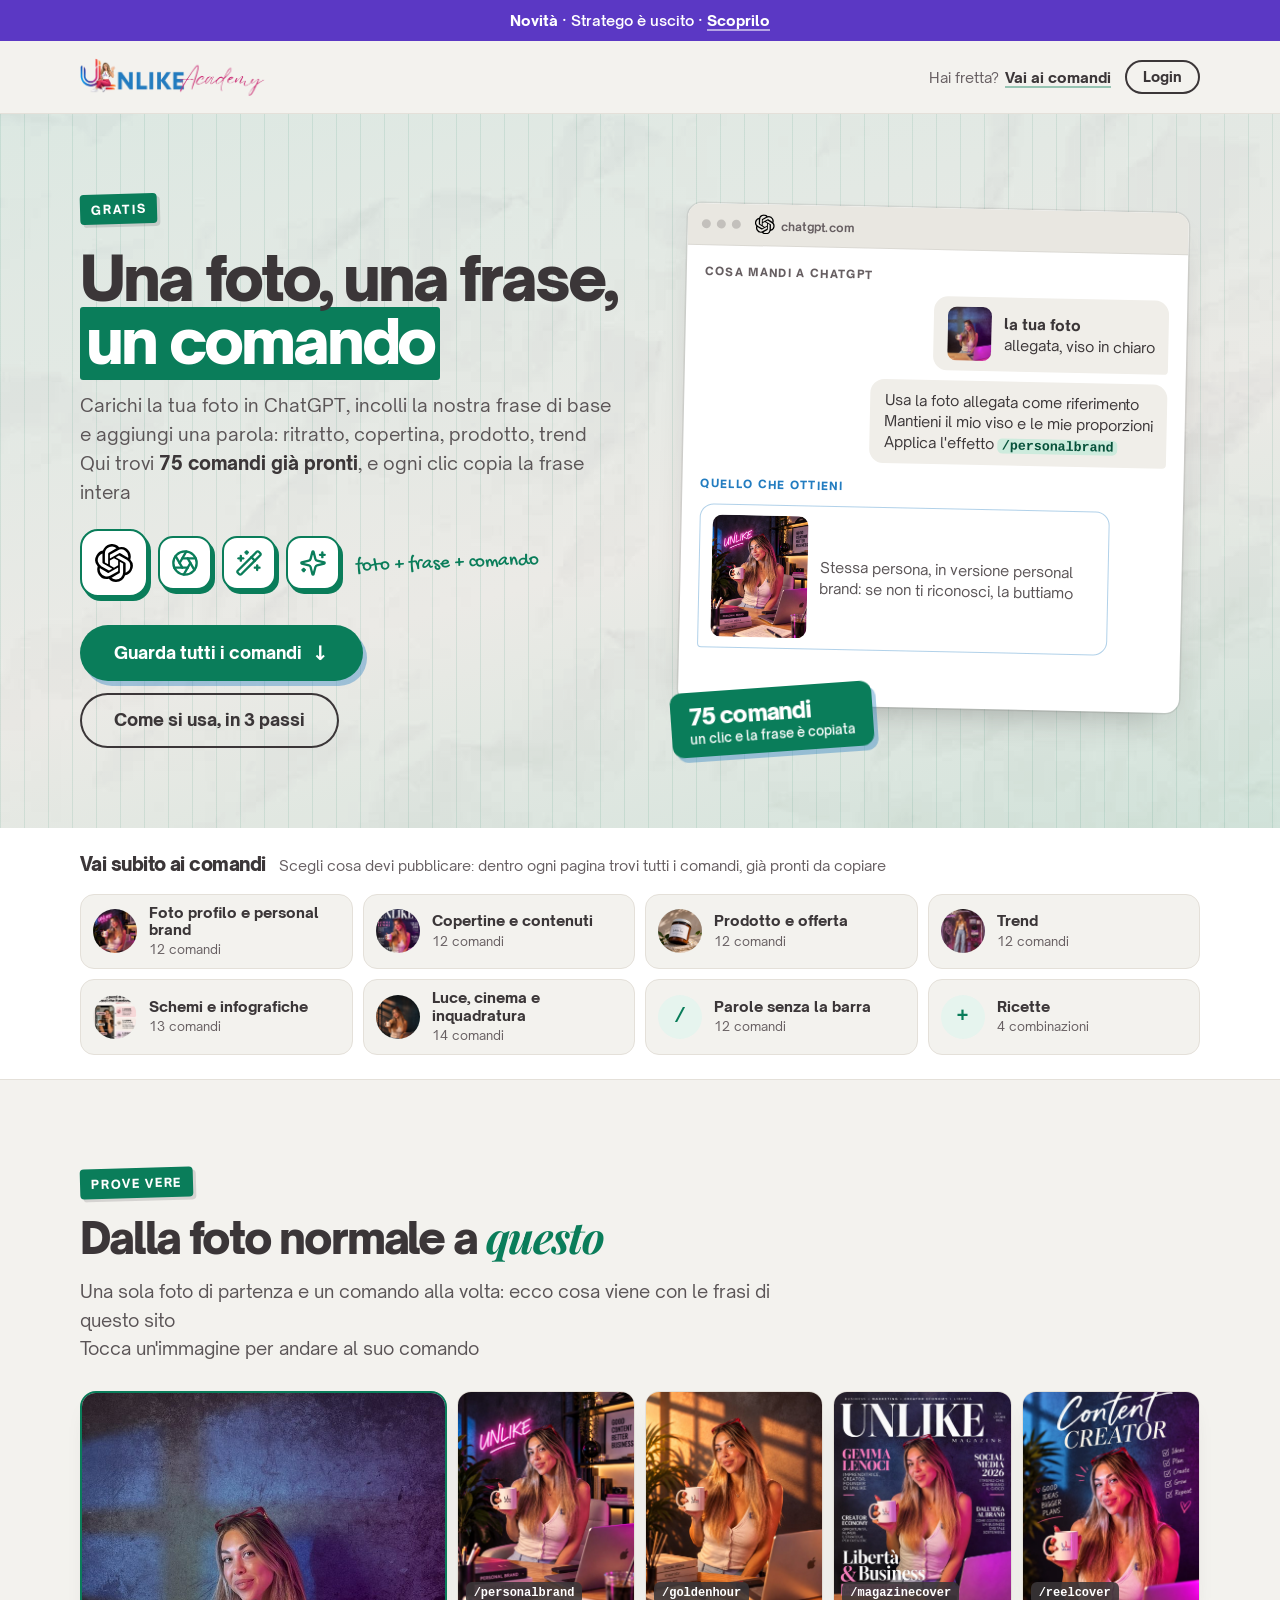
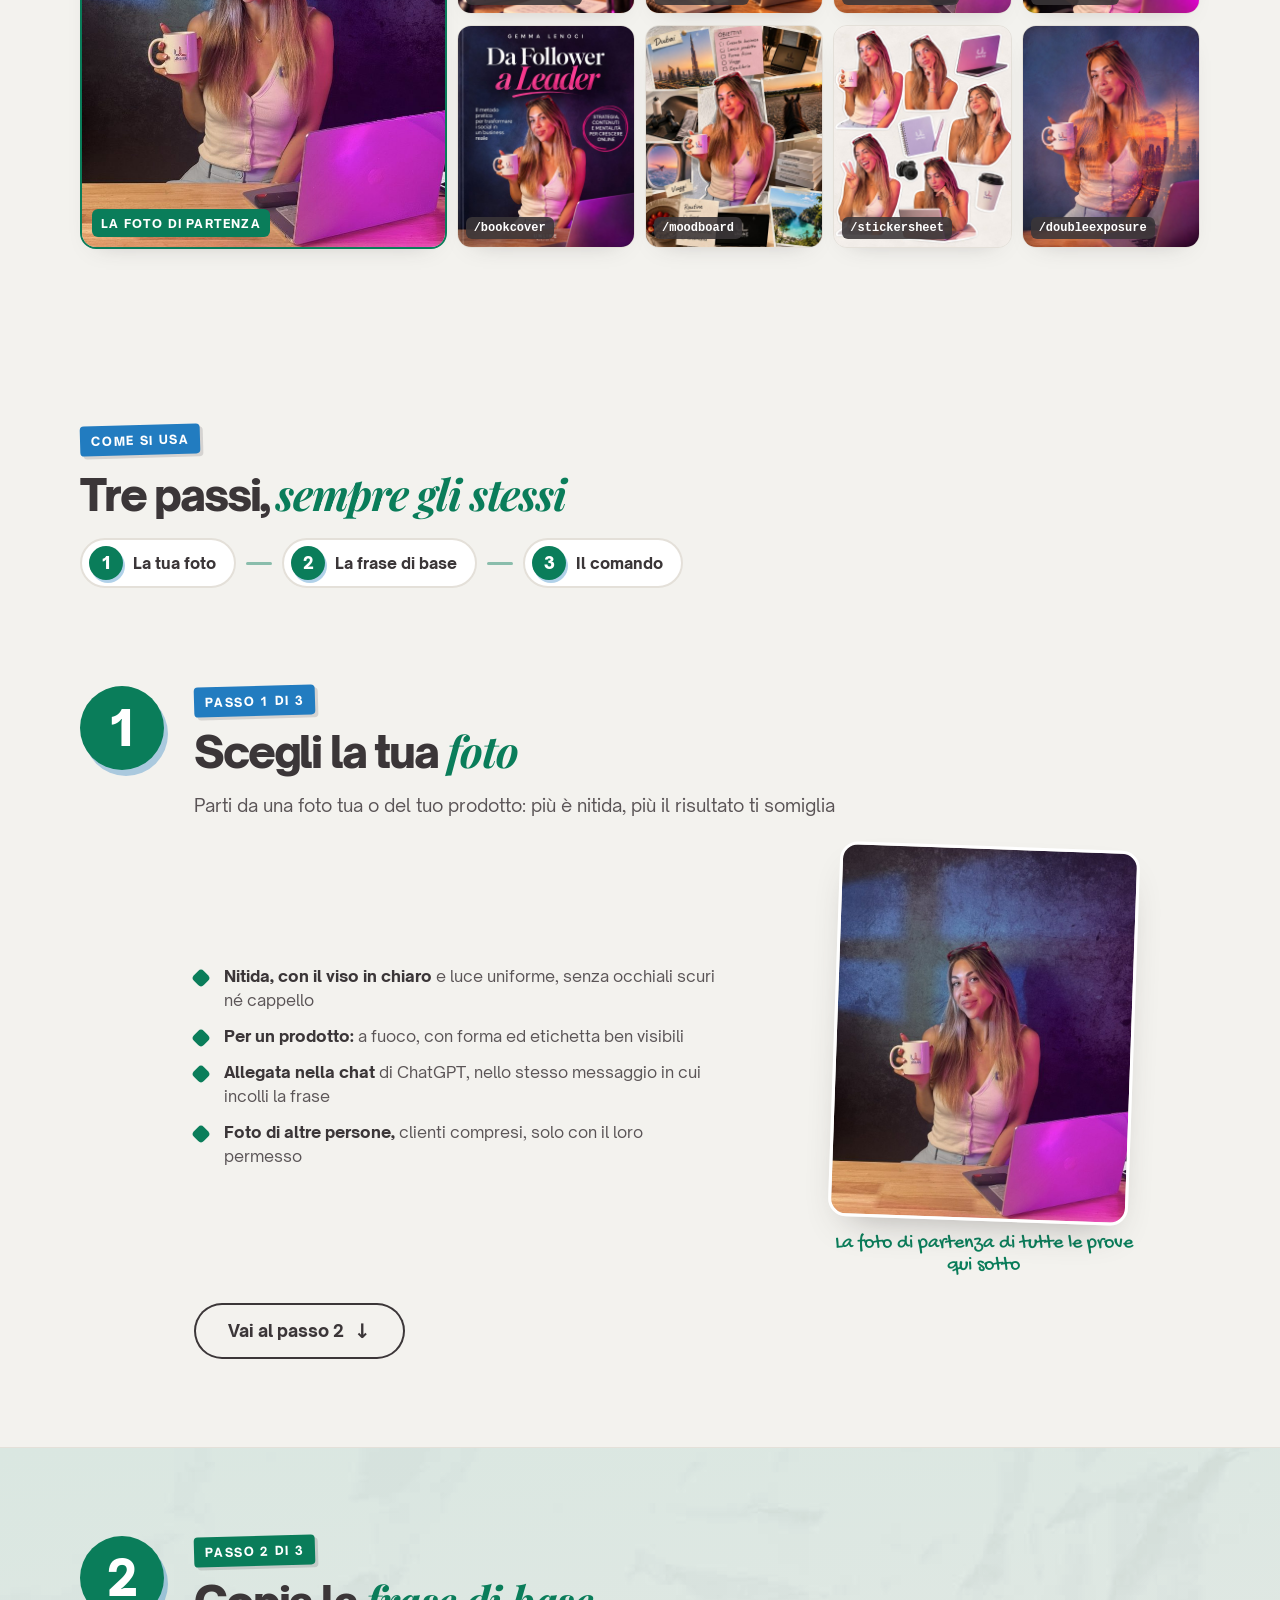
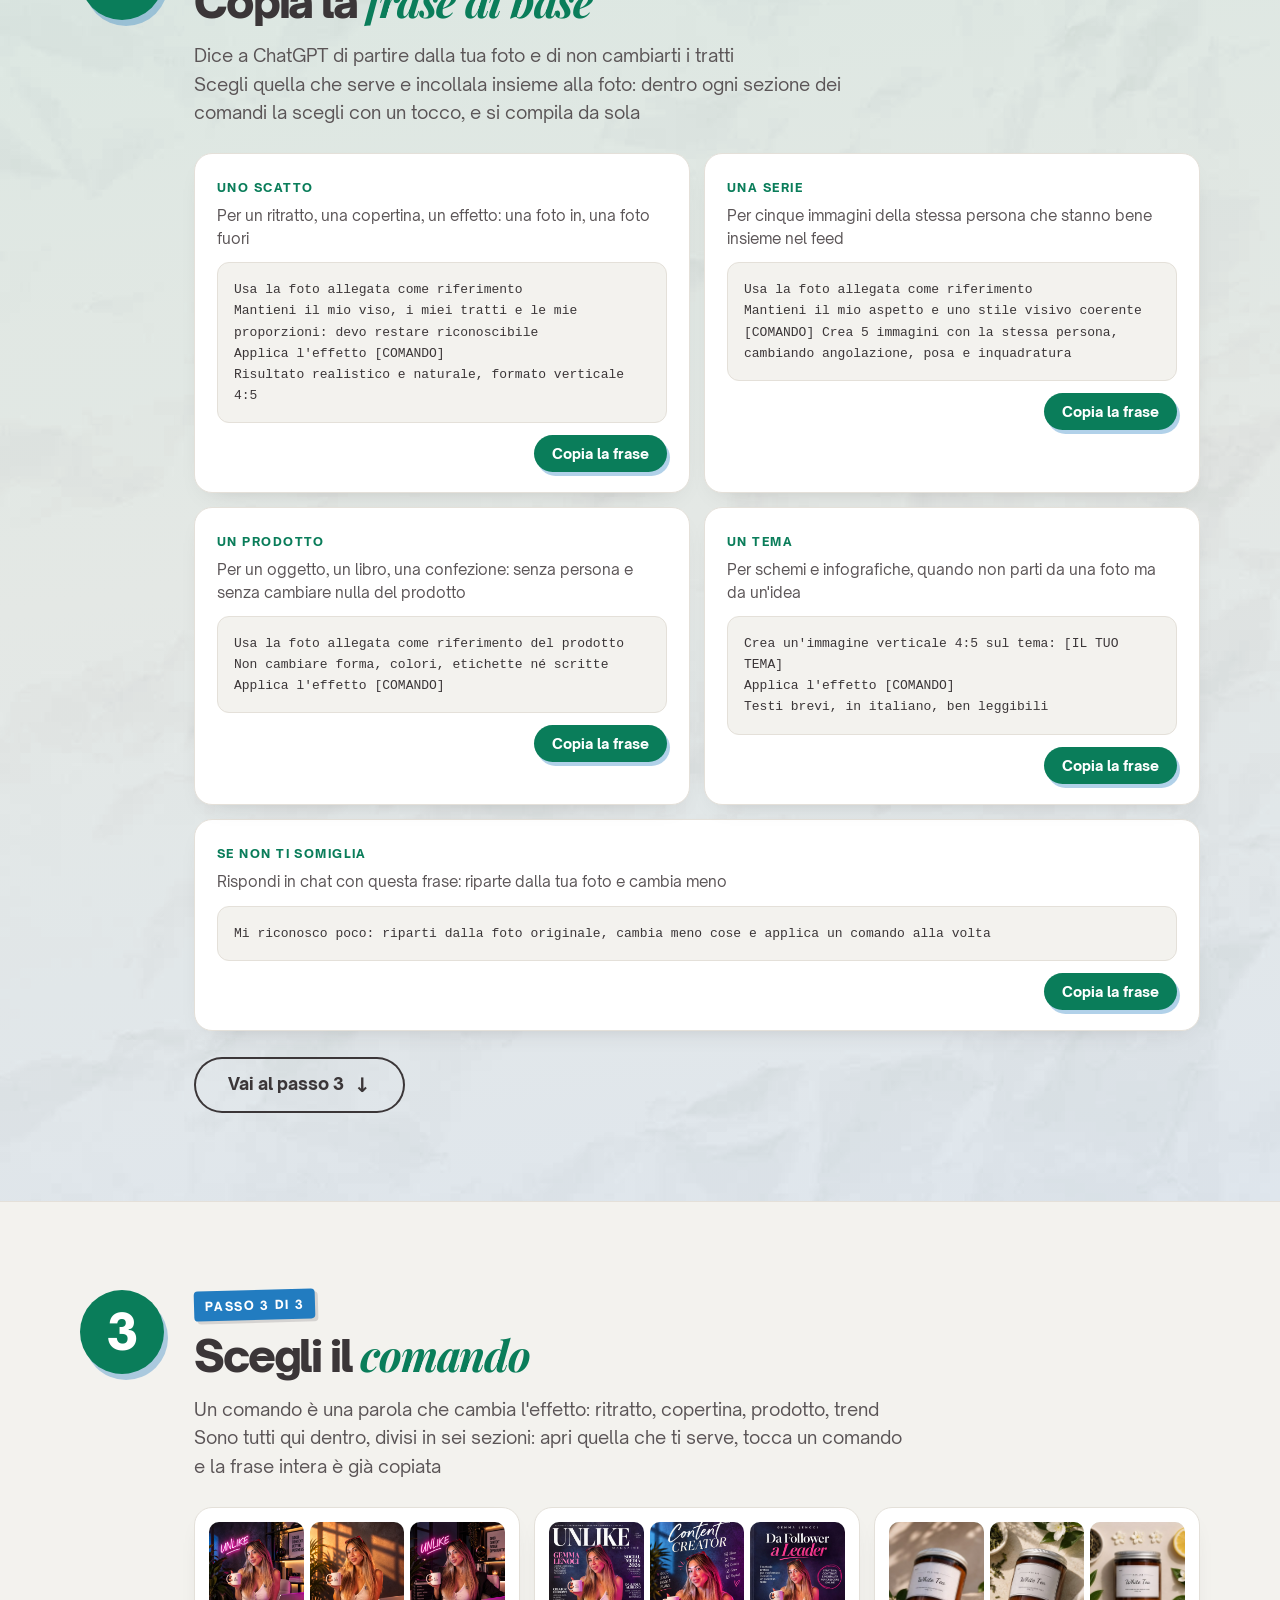
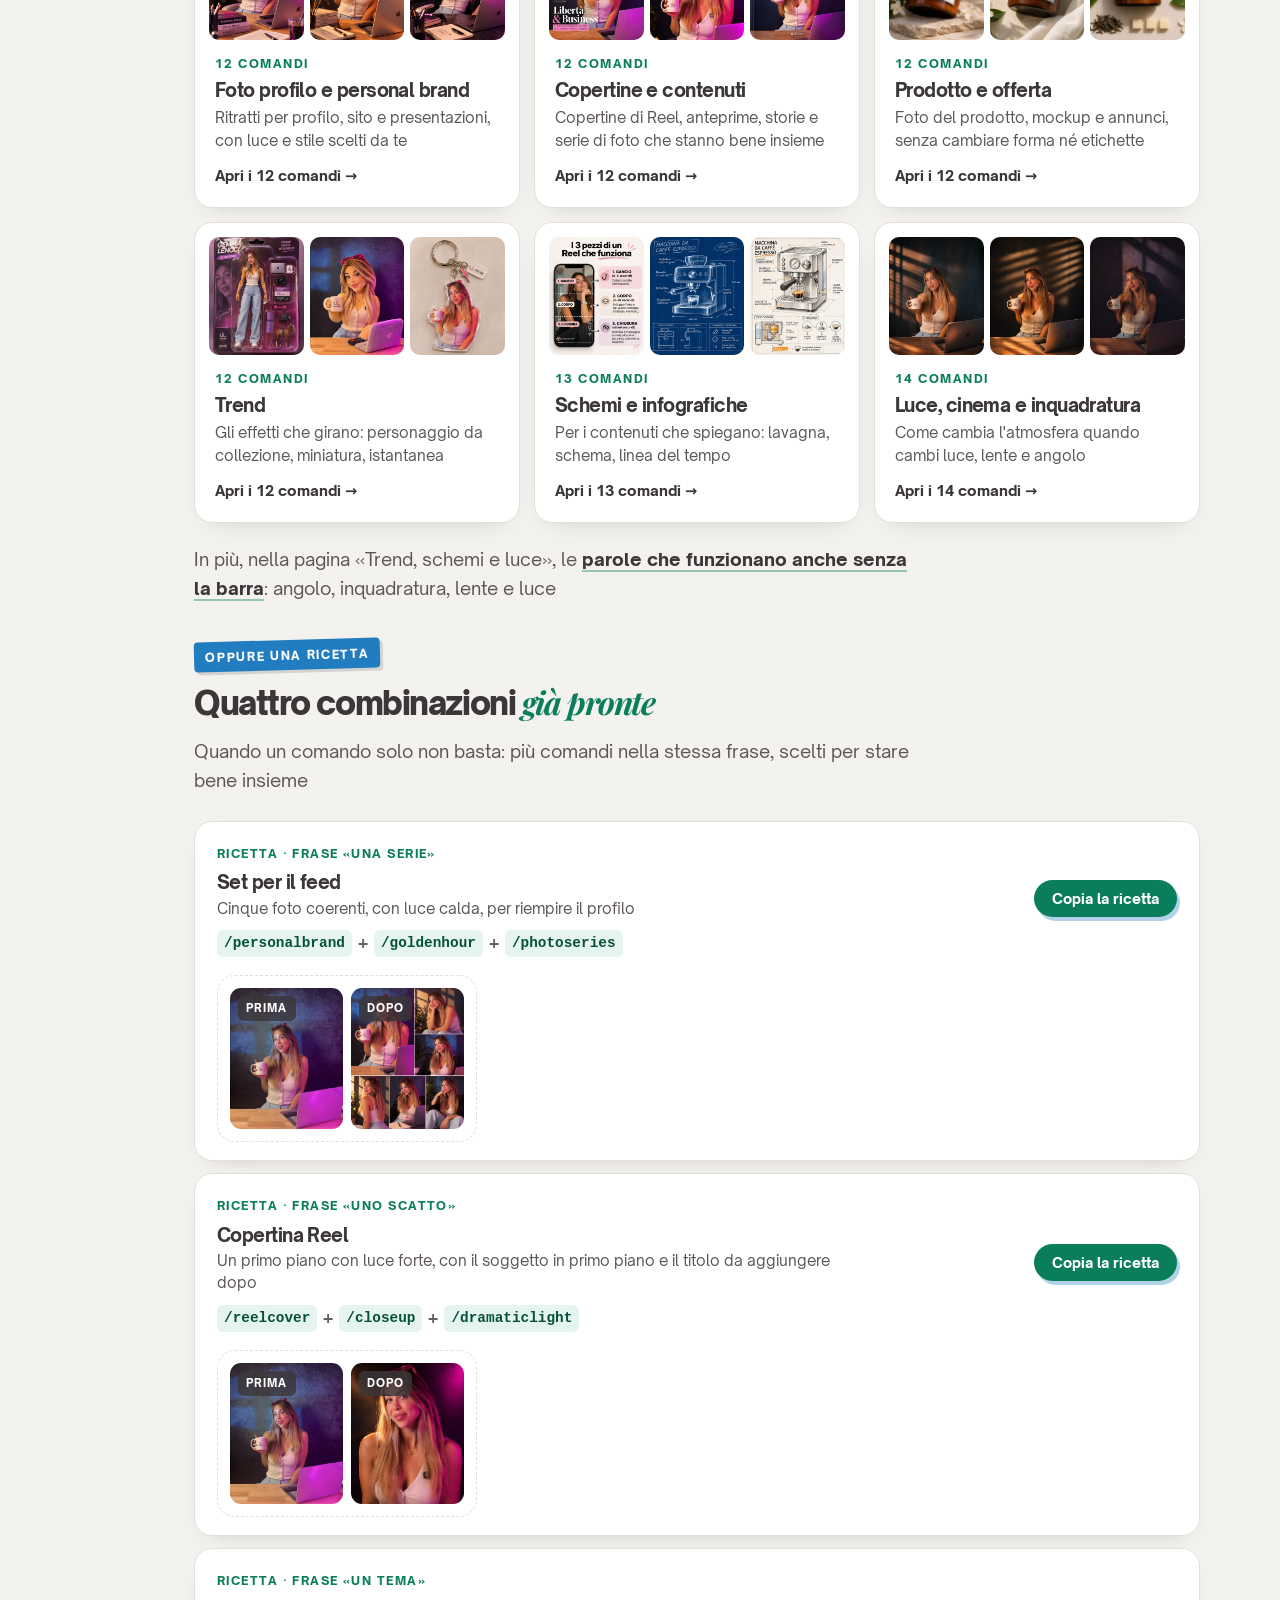
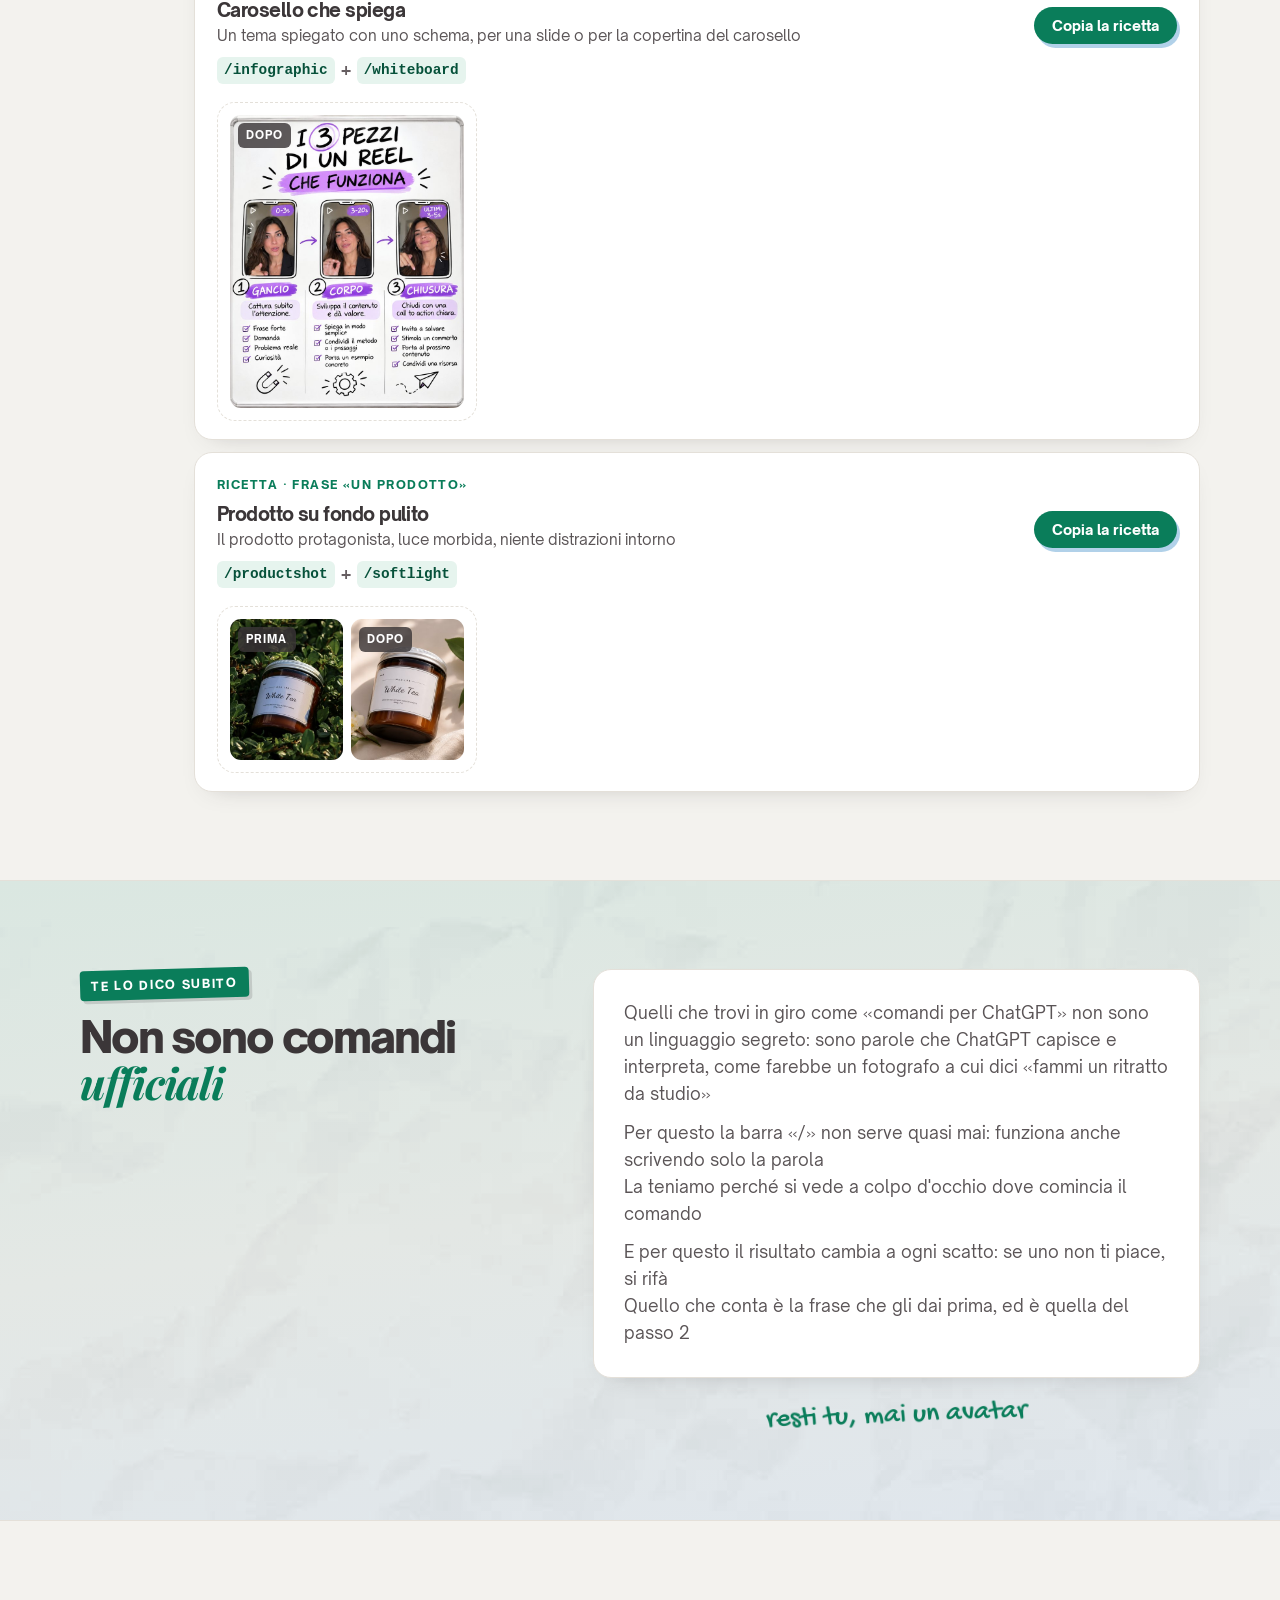
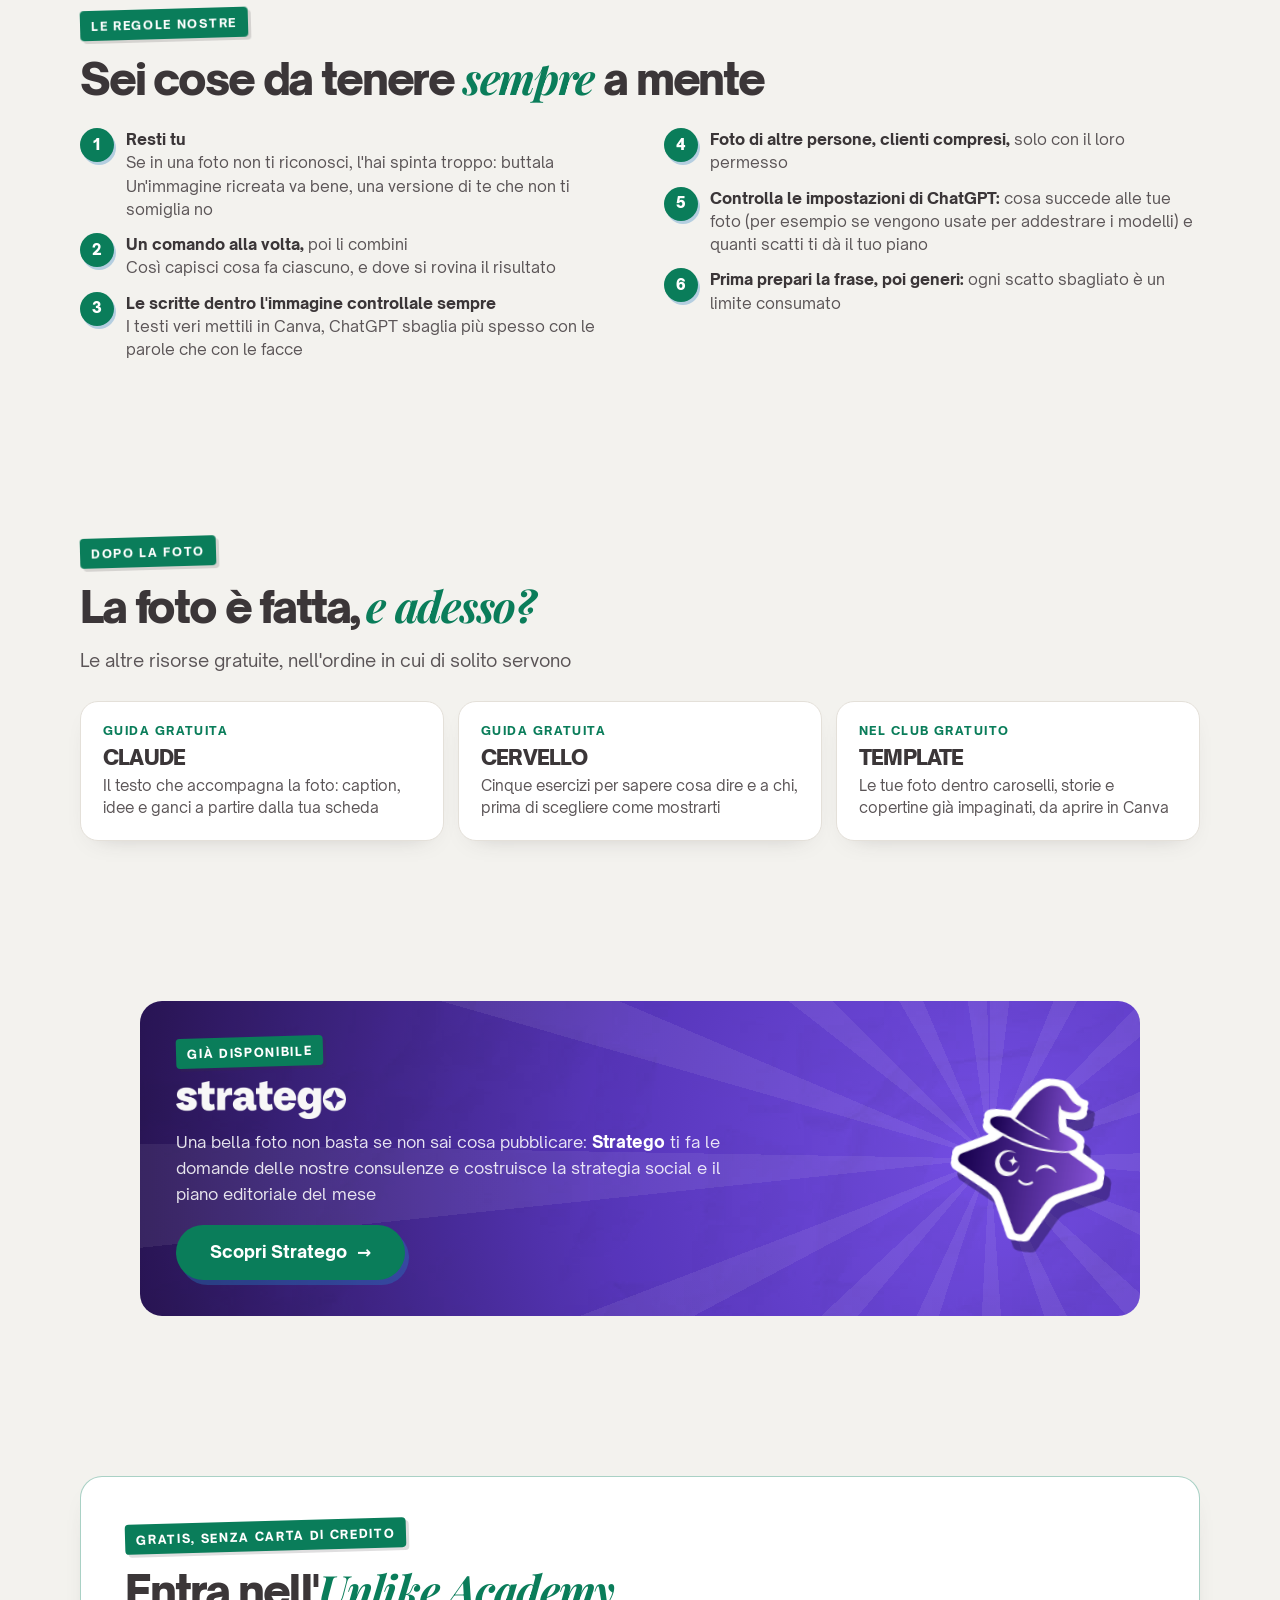
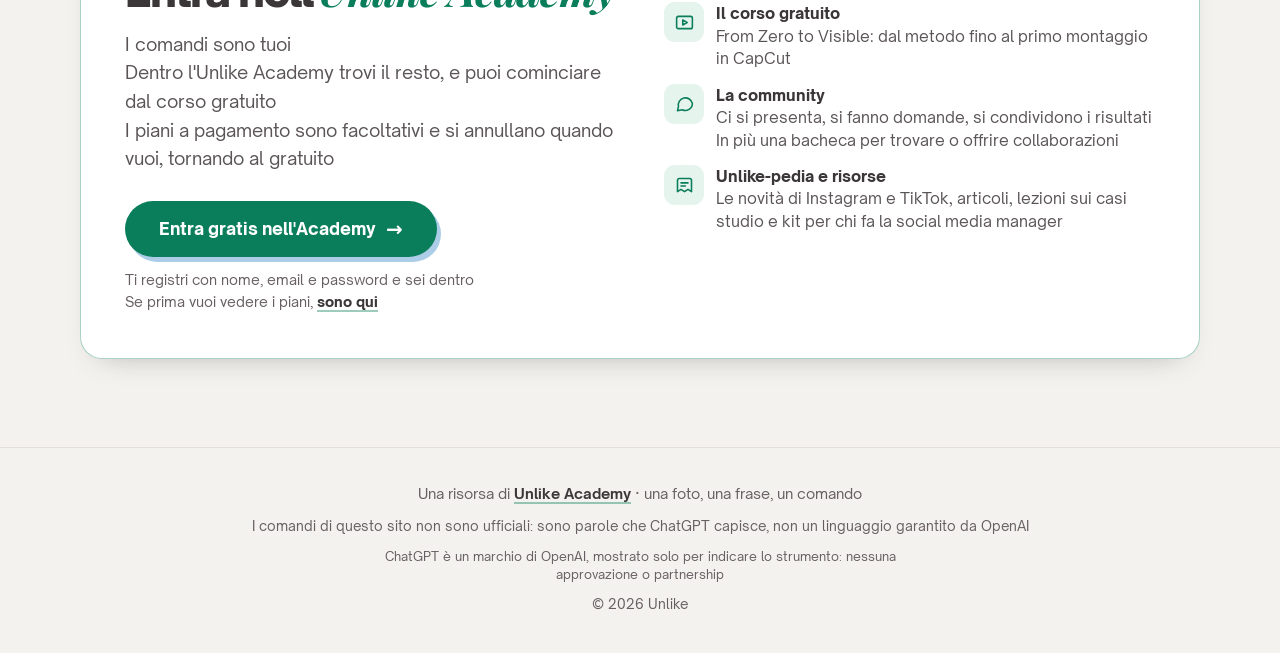
<file: index.html>
<!doctype html>
<html lang="it">
<head>
<meta charset="utf-8">
<meta name="viewport" content="width=device-width, initial-scale=1">
<title>Una foto, una frase, un comando · Unlike Academy</title>
<meta name="description" content="75 comandi per fare lavorare ChatGPT sulle tue foto: ritratti, copertine, prodotto, trend e schemi. Ogni clic copia la frase intera, già pronta da incollare. Gratis, da Unlike Academy">
<link rel="canonical" href="https://gpt.unlikeacademy.it/">
<meta property="og:title" content="Una foto, una frase, un comando">
<meta property="og:description" content="75 comandi per ChatGPT: scegli, copia la frase intera e incollala con la tua foto">
<meta property="og:type" content="website">
<meta property="og:url" content="https://gpt.unlikeacademy.it/">
<meta property="og:image" content="https://gpt.unlikeacademy.it/assets/img/og-gpt.jpg">
<meta property="og:locale" content="it_IT">
<meta name="twitter:card" content="summary_large_image">
<link rel="icon" href="assets/logo/favicon.png">
<link rel="apple-touch-icon" href="assets/logo/apple-touch-icon.png">
<link rel="preload" href="assets/fonts/open-sauce-sans-900.woff2" as="font" type="font/woff2" crossorigin>
<link rel="stylesheet" href="assets/stile.css?v=1">
<link rel="stylesheet" href="assets/gpt.css?v=1">
<script>window.BASI={"uno": "Usa la foto allegata come riferimento\nMantieni il mio viso, i miei tratti e le mie proporzioni: devo restare riconoscibile\nApplica l'effetto [COMANDO]\nRisultato realistico e naturale, formato verticale 4:5", "serie": "Usa la foto allegata come riferimento\nMantieni il mio aspetto e uno stile visivo coerente\n[COMANDO] Crea 5 immagini con la stessa persona, cambiando angolazione, posa e inquadratura", "prodotto": "Usa la foto allegata come riferimento del prodotto\nNon cambiare forma, colori, etichette né scritte\nApplica l'effetto [COMANDO]", "tema": "Crea un'immagine verticale 4:5 sul tema: [IL TUO TEMA]\nApplica l'effetto [COMANDO]\nTesti brevi, in italiano, ben leggibili"}</script>
<script src="https://academy.unlikeacademy.it/traccia.js?v=1" defer data-risorsa="gpt"></script>
</head>
<body>
<a class="strip" data-live href="https://black.unlikeacademy.it/?utm_source=gpt&amp;utm_medium=striscia&amp;utm_campaign=bf26" target="_blank" rel="noopener"><b>Live gratuita</b> giovedì 26/11 alle 19:30 · ti mostriamo Stratego dal vivo · <u>Iscriviti</u></a><script data-striscia>(function(){if(Date.now()<Date.UTC(2026,10,26,18,30))return;var s=document.querySelector('a[data-live]');if(!s)return;s.href='#stratego';s.removeAttribute('target');s.innerHTML='<b>Novità</b> · Stratego è uscito · <u>Scoprilo</u>';})()</script>

<header class="wrap hd">
  <img src="assets/logo/logo.webp" alt="Unlike Academy" width="768" height="158">
  <div class="dx"><a class="acc" href="#vai"><span>Hai fretta?</span> <b>Vai ai comandi</b></a><a class="login" href="https://club.unlikeacademy.it/sign_in" target="_blank" rel="noopener">Login</a></div>
</header>

<main>
<section class="hero">
  <div class="wrap due">
    <div>
      <span class="eyebrow rosa">Gratis</span>
      <h1>Una foto, una frase, <mark>un comando</mark></h1>
      <p class="sub">Carichi la tua foto in ChatGPT, incolli la nostra frase di base e aggiungi una parola: ritratto, copertina, prodotto, trend<br>Qui trovi <b>75 comandi già pronti</b>, e ogni clic copia la frase intera</p>
      <!-- kit --><div class="kit"><span class="kt grande"><img src="assets/loghi/chatgpt.svg" alt="ChatGPT" width="30" height="30"></span><span class="kt"><svg class="ic" viewBox="0 0 24 24" fill="none" stroke="currentColor" stroke-width="2" stroke-linecap="round" stroke-linejoin="round" aria-hidden="true">
  <circle cx="12" cy="12" r="10" />
  <path d="m14.31 8 5.74 9.94" />
  <path d="M9.69 8h11.48" />
  <path d="m7.38 12 5.74-9.94" />
  <path d="M9.69 16 3.95 6.06" />
  <path d="M14.31 16H2.83" />
  <path d="m16.62 12-5.74 9.94" />
</svg></span><span class="kt"><svg class="ic" viewBox="0 0 24 24" fill="none" stroke="currentColor" stroke-width="2" stroke-linecap="round" stroke-linejoin="round" aria-hidden="true">
  <path d="m21.64 3.64-1.28-1.28a1.21 1.21 0 0 0-1.72 0L2.36 18.64a1.21 1.21 0 0 0 0 1.72l1.28 1.28a1.2 1.2 0 0 0 1.72 0L21.64 5.36a1.2 1.2 0 0 0 0-1.72" />
  <path d="m14 7 3 3" />
  <path d="M5 6v4" />
  <path d="M19 14v4" />
  <path d="M10 2v2" />
  <path d="M7 8H3" />
  <path d="M21 16h-4" />
  <path d="M11 3H9" />
</svg></span><span class="kt"><svg class="ic" viewBox="0 0 24 24" fill="none" stroke="currentColor" stroke-width="2" stroke-linecap="round" stroke-linejoin="round" aria-hidden="true">
  <path d="M9.937 15.5A2 2 0 0 0 8.5 14.063l-6.135-1.582a.5.5 0 0 1 0-.962L8.5 9.936A2 2 0 0 0 9.937 8.5l1.582-6.135a.5.5 0 0 1 .963 0L14.063 8.5A2 2 0 0 0 15.5 9.937l6.135 1.581a.5.5 0 0 1 0 .964L15.5 14.063a2 2 0 0 0-1.437 1.437l-1.582 6.135a.5.5 0 0 1-.963 0z" />
  <path d="M20 3v4" />
  <path d="M22 5h-4" />
  <path d="M4 17v2" />
  <path d="M5 18H3" />
</svg></span><span class="cap">foto + frase + comando</span></div><div class="btns">
        <a class="btn" href="#vai">Guarda tutti i comandi <span class="ar">&darr;</span></a>
        <a class="btn btn-linea" href="#passi">Come si usa, in 3 passi</a>
      </div>
    </div>
    <div class="visual">
      <div class="frame" aria-hidden="true">
        <div class="bar"><i></i><i></i><i></i><span><img class="logo-in" src="assets/loghi/chatgpt.svg" alt="" width="20" height="20">chatgpt.com</span></div>
        <div class="chat">
          <span class="lbl">Cosa mandi a ChatGPT</span>
          <div class="msg tu fotoallegata"><span class="ph foto"><img src="prove/partenza-tu.jpg" alt="" width="44" height="54"></span><span><b>la tua foto</b>allegata, viso in chiaro</span></div>
          <div class="msg tu">Usa la foto allegata come riferimento<br>Mantieni il mio viso e le mie proporzioni<br>Applica l'effetto <span class="cm">/personalbrand</span></div>
          <span class="lbl si">Quello che ottieni</span>
          <div class="msg ai ok risultato"><img src="prove/personalbrand-dopo.jpg" alt="Il risultato con /personalbrand" width="96" height="122"><span>Stessa persona, in versione personal brand: se non ti riconosci, la buttiamo</span></div>
        </div>
      </div>
      <div class="sticker"><b>75 comandi</b><small>un clic e la frase è copiata</small></div>
    </div>
  </div>
</section>

<section class="vai-band" id="vai" aria-label="Vai subito ai comandi">
  <div class="wrap">
    <p class="vb-t"><b>Vai subito ai comandi</b><span>Scegli cosa devi pubblicare: dentro ogni pagina trovi tutti i comandi, già pronti da copiare</span></p>
    <ul class="vb-g"><li><a href="foto-profilo.html"><span class="th"><img src="prove/personalbrand-dopo.jpg" alt="" loading="lazy"></span><span class="tx"><b>Foto profilo e personal brand</b><small>12 comandi</small></span></a></li><li><a href="copertine.html"><span class="th"><img src="prove/magazinecover-dopo.jpg" alt="" loading="lazy"></span><span class="tx"><b>Copertine e contenuti</b><small>12 comandi</small></span></a></li><li><a href="prodotto.html"><span class="th"><img src="prove/productshot-dopo.jpg" alt="" loading="lazy"></span><span class="tx"><b>Prodotto e offerta</b><small>12 comandi</small></span></a></li><li><a href="trend-schemi-luce.html#trend"><span class="th"><img src="prove/actionfigure-dopo.jpg" alt="" loading="lazy"></span><span class="tx"><b>Trend</b><small>12 comandi</small></span></a></li><li><a href="trend-schemi-luce.html#schemi"><span class="th"><img src="prove/infographic-dopo.jpg" alt="" loading="lazy"></span><span class="tx"><b>Schemi e infografiche</b><small>13 comandi</small></span></a></li><li><a href="trend-schemi-luce.html#luce"><span class="th"><img src="prove/cinematic-dopo.jpg" alt="" loading="lazy"></span><span class="tx"><b>Luce, cinema e inquadratura</b><small>14 comandi</small></span></a></li><li><a href="trend-schemi-luce.html#parole"><span class="th sl">/</span><span class="tx"><b>Parole senza la barra</b><small>12 comandi</small></span></a></li><li><a href="#ricette"><span class="th sl">+</span><span class="tx"><b>Ricette</b><small>4 combinazioni</small></span></a></li></ul>
  </div>
</section>

<section class="sec" id="prove">
  <div class="wrap">
    <span class="eyebrow rosa">Prove vere</span>
    <h2 class="sh">Dalla foto normale a <em>questo</em></h2>
    <p class="lead">Una sola foto di partenza e un comando alla volta: ecco cosa viene con le frasi di questo sito<br>Tocca un'immagine per andare al suo comando</p>
    <div class="mosaico">
      <figure class="orig"><img src="prove/partenza-tu.jpg" alt="La foto di partenza" loading="lazy"><figcaption>La foto di partenza</figcaption></figure>
      <a class="t" href="foto-profilo.html#profilo"><img src="prove/personalbrand-dopo.jpg" alt="Il risultato con /personalbrand" loading="lazy"><span>/personalbrand</span></a><a class="t" href="foto-profilo.html#profilo"><img src="prove/goldenhour-dopo.jpg" alt="Il risultato con /goldenhour" loading="lazy"><span>/goldenhour</span></a><a class="t" href="copertine.html#copertine"><img src="prove/magazinecover-dopo.jpg" alt="Il risultato con /magazinecover" loading="lazy"><span>/magazinecover</span></a><a class="t" href="copertine.html#copertine"><img src="prove/reelcover-dopo.jpg" alt="Il risultato con /reelcover" loading="lazy"><span>/reelcover</span></a><a class="t" href="copertine.html#copertine"><img src="prove/bookcover-dopo.jpg" alt="Il risultato con /bookcover" loading="lazy"><span>/bookcover</span></a><a class="t" href="copertine.html#copertine"><img src="prove/moodboard-dopo.jpg" alt="Il risultato con /moodboard" loading="lazy"><span>/moodboard</span></a><a class="t" href="copertine.html#copertine"><img src="prove/stickersheet-dopo.jpg" alt="Il risultato con /stickersheet" loading="lazy"><span>/stickersheet</span></a><a class="t" href="copertine.html#copertine"><img src="prove/doubleexposure-dopo.jpg" alt="Il risultato con /doubleexposure" loading="lazy"><span>/doubleexposure</span></a>
    </div>
  </div>
</section>

<section class="sec passi-intro" id="passi">
  <div class="wrap">
    <span class="eyebrow">Come si usa</span>
    <h2 class="sh">Tre passi, <em>sempre gli stessi</em></h2>
    <ol class="stepper">
      <li><a href="#passo-1"><b>1</b><span>La tua foto</span></a></li>
      <li><a href="#passo-2"><b>2</b><span>La frase di base</span></a></li>
      <li><a href="#passo-3"><b>3</b><span>Il comando</span></a></li>
    </ol>
  </div>
</section>

<section class="sec passo" id="passo-1">
  <div class="wrap">
    <div class="ph-head">
      <span class="num" aria-hidden="true">1</span>
      <div>
        <span class="eyebrow">Passo 1 di 3</span>
        <h2 class="sh">Scegli la tua <em>foto</em></h2>
        <p class="lead">Parti da una foto tua o del tuo prodotto: più è nitida, più il risultato ti somiglia</p>
      </div>
    </div>
    <div class="p1">
      <ul class="check">
        <li><b>Nitida, con il viso in chiaro</b> e luce uniforme, senza occhiali scuri né cappello</li>
        <li><b>Per un prodotto:</b> a fuoco, con forma ed etichetta ben visibili</li>
        <li><b>Allegata nella chat</b> di ChatGPT, nello stesso messaggio in cui incolli la frase</li>
        <li><b>Foto di altre persone,</b> clienti compresi, solo con il loro permesso</li>
      </ul>
      <figure class="p1foto"><img src="prove/partenza-tu.jpg" alt="Una foto di partenza, nitida e con il viso in chiaro" loading="lazy"><figcaption>La foto di partenza di tutte le prove qui sotto</figcaption></figure>
    </div>
    <p class="vai-passo"><a class="btn btn-linea" href="#passo-2">Vai al passo 2 <span class="ar">&darr;</span></a></p>
  </div>
</section>

<section class="sec passo fascia" id="passo-2">
  <div class="wrap">
    <div class="ph-head">
      <span class="num" aria-hidden="true">2</span>
      <div>
        <span class="eyebrow rosa">Passo 2 di 3</span>
        <h2 class="sh">Copia la <em>frase di base</em></h2>
        <p class="lead">Dice a ChatGPT di partire dalla tua foto e di non cambiarti i tratti<br>Scegli quella che serve e incollala insieme alla foto: dentro ogni sezione dei comandi la scegli con un tocco, e si compila da sola</p>
      </div>
    </div>
    <div class="basi" id="basi"><div class="base">
  <span class="no">Uno scatto</span>
  <p class="q">Per un ritratto, una copertina, un effetto: una foto in, una foto fuori</p>
  <pre id="b-uno">Usa la foto allegata come riferimento
Mantieni il mio viso, i miei tratti e le mie proporzioni: devo restare riconoscibile
Applica l'effetto [COMANDO]
Risultato realistico e naturale, formato verticale 4:5</pre>
  <div class="pact"><button type="button" class="copy" data-target="b-uno">Copia la frase</button></div>
</div><div class="base">
  <span class="no">Una serie</span>
  <p class="q">Per cinque immagini della stessa persona che stanno bene insieme nel feed</p>
  <pre id="b-serie">Usa la foto allegata come riferimento
Mantieni il mio aspetto e uno stile visivo coerente
[COMANDO] Crea 5 immagini con la stessa persona, cambiando angolazione, posa e inquadratura</pre>
  <div class="pact"><button type="button" class="copy" data-target="b-serie">Copia la frase</button></div>
</div><div class="base">
  <span class="no">Un prodotto</span>
  <p class="q">Per un oggetto, un libro, una confezione: senza persona e senza cambiare nulla del prodotto</p>
  <pre id="b-prodotto">Usa la foto allegata come riferimento del prodotto
Non cambiare forma, colori, etichette né scritte
Applica l'effetto [COMANDO]</pre>
  <div class="pact"><button type="button" class="copy" data-target="b-prodotto">Copia la frase</button></div>
</div><div class="base">
  <span class="no">Un tema</span>
  <p class="q">Per schemi e infografiche, quando non parti da una foto ma da un'idea</p>
  <pre id="b-tema">Crea un'immagine verticale 4:5 sul tema: [IL TUO TEMA]
Applica l'effetto [COMANDO]
Testi brevi, in italiano, ben leggibili</pre>
  <div class="pact"><button type="button" class="copy" data-target="b-tema">Copia la frase</button></div>
</div></div><div class="base largo">
  <span class="no">Se non ti somiglia</span>
  <p class="q">Rispondi in chat con questa frase: riparte dalla tua foto e cambia meno</p>
  <pre id="b-nonsomiglia">Mi riconosco poco: riparti dalla foto originale, cambia meno cose e applica un comando alla volta</pre>
  <div class="pact"><button type="button" class="copy" data-target="b-nonsomiglia">Copia la frase</button></div>
</div>
    <p class="vai-passo"><a class="btn btn-linea" href="#passo-3">Vai al passo 3 <span class="ar">&darr;</span></a></p>
  </div>
</section>

<section class="sec passo" id="passo-3">
  <div class="wrap">
    <div class="ph-head">
      <span class="num" aria-hidden="true">3</span>
      <div>
        <span class="eyebrow">Passo 3 di 3</span>
        <h2 class="sh">Scegli il <em>comando</em></h2>
        <p class="lead">Un comando è una parola che cambia l'effetto: ritratto, copertina, prodotto, trend<br>Sono tutti qui dentro, divisi in sei sezioni: apri quella che ti serve, tocca un comando e la frase intera è già copiata</p>
      </div>
    </div>
    <div class="sezg" id="sezioni">
<a class="sezc" href="foto-profilo.html"><span class="prv"><span class="pt"><img src="prove/personalbrand-dopo.jpg" alt="Il risultato con /personalbrand" loading="lazy"></span><span class="pt"><img src="prove/goldenhour-dopo.jpg" alt="Il risultato con /goldenhour" loading="lazy"></span><span class="pt"><img src="prove/bossvibe-dopo.jpg" alt="Il risultato con /bossvibe" loading="lazy"></span></span><span class="no">12 comandi</span><h3>Foto profilo e personal brand</h3><p>Ritratti per profilo, sito e presentazioni, con luce e stile scelti da te</p><span class="vai">Apri i 12 comandi &rarr;</span></a>
<a class="sezc" href="copertine.html"><span class="prv"><span class="pt"><img src="prove/magazinecover-dopo.jpg" alt="Il risultato con /magazinecover" loading="lazy"></span><span class="pt"><img src="prove/reelcover-dopo.jpg" alt="Il risultato con /reelcover" loading="lazy"></span><span class="pt"><img src="prove/bookcover-dopo.jpg" alt="Il risultato con /bookcover" loading="lazy"></span></span><span class="no">12 comandi</span><h3>Copertine e contenuti</h3><p>Copertine di Reel, anteprime, storie e serie di foto che stanno bene insieme</p><span class="vai">Apri i 12 comandi &rarr;</span></a>
<a class="sezc" href="prodotto.html"><span class="prv"><span class="pt"><img src="prove/productshot-dopo.jpg" alt="Il risultato con /productshot" loading="lazy"></span><span class="pt"><img src="prove/flatlay-dopo.jpg" alt="Il risultato con /flatlay" loading="lazy"></span><span class="pt"><img src="prove/knolling-dopo.jpg" alt="Il risultato con /knolling" loading="lazy"></span></span><span class="no">12 comandi</span><h3>Prodotto e offerta</h3><p>Foto del prodotto, mockup e annunci, senza cambiare forma né etichette</p><span class="vai">Apri i 12 comandi &rarr;</span></a>
<a class="sezc" href="trend-schemi-luce.html#trend"><span class="prv"><span class="pt"><img src="prove/actionfigure-dopo.jpg" alt="Il risultato con /actionfigure" loading="lazy"></span><span class="pt"><img src="prove/plushie-dopo.jpg" alt="Il risultato con /plushie" loading="lazy"></span><span class="pt"><img src="prove/keychain-dopo.jpg" alt="Il risultato con /keychain" loading="lazy"></span></span><span class="no">12 comandi</span><h3>Trend</h3><p>Gli effetti che girano: personaggio da collezione, miniatura, istantanea</p><span class="vai">Apri i 12 comandi &rarr;</span></a>
<a class="sezc" href="trend-schemi-luce.html#schemi"><span class="prv"><span class="pt"><img src="prove/infographic-dopo.jpg" alt="Il risultato con /infographic" loading="lazy"></span><span class="pt"><img src="prove/blueprint-dopo.jpg" alt="Il risultato con /blueprint" loading="lazy"></span><span class="pt"><img src="prove/schematic-dopo.jpg" alt="Il risultato con /schematic" loading="lazy"></span></span><span class="no">13 comandi</span><h3>Schemi e infografiche</h3><p>Per i contenuti che spiegano: lavagna, schema, linea del tempo</p><span class="vai">Apri i 13 comandi &rarr;</span></a>
<a class="sezc" href="trend-schemi-luce.html#luce"><span class="prv"><span class="pt"><img src="prove/cinematic-dopo.jpg" alt="Il risultato con /cinematic" loading="lazy"></span><span class="pt"><img src="prove/dramaticlight-dopo.jpg" alt="Il risultato con /dramaticlight" loading="lazy"></span><span class="pt"><img src="prove/moody-dopo.jpg" alt="Il risultato con /moody" loading="lazy"></span></span><span class="no">14 comandi</span><h3>Luce, cinema e inquadratura</h3><p>Come cambia l'atmosfera quando cambi luce, lente e angolo</p><span class="vai">Apri i 14 comandi &rarr;</span></a>
    </div>
    <p class="lead" style="margin-top:22px">In più, nella pagina «Trend, schemi e luce», le <a class="sl" href="trend-schemi-luce.html#parole">parole che funzionano anche senza la barra</a>: angolo, inquadratura, lente e luce</p>
    <div class="ricette-t" id="ricette">
      <span class="eyebrow">Oppure una ricetta</span>
      <h3 class="rh">Quattro combinazioni <em>già pronte</em></h3>
      <p class="lead">Quando un comando solo non basta: più comandi nella stessa frase, scelti per stare bene insieme</p>
      <div class="ricette">
        <div class="ricetta" data-id="ricettafeed" data-partenza="tu" data-base="serie" data-c="/personalbrand /goldenhour /photoseries">
  <div class="rt"><span class="no">Ricetta · frase «Una serie»</span><h3>Set per il feed</h3><p>Cinque foto coerenti, con luce calda, per riempire il profilo</p><div class="cc"><code>/personalbrand</code><span class="piu">+</span><code>/goldenhour</code><span class="piu">+</span><code>/photoseries</code></div></div>
  <button type="button" class="copy cp-ric">Copia la ricetta</button>
</div><div class="ricetta" data-id="ricettareel" data-partenza="tu" data-base="uno" data-c="/reelcover /closeup /dramaticlight">
  <div class="rt"><span class="no">Ricetta · frase «Uno scatto»</span><h3>Copertina Reel</h3><p>Un primo piano con luce forte, con il soggetto in primo piano e il titolo da aggiungere dopo</p><div class="cc"><code>/reelcover</code><span class="piu">+</span><code>/closeup</code><span class="piu">+</span><code>/dramaticlight</code></div></div>
  <button type="button" class="copy cp-ric">Copia la ricetta</button>
</div><div class="ricetta" data-id="ricettacarosello" data-partenza="" data-base="tema" data-c="/infographic /whiteboard">
  <div class="rt"><span class="no">Ricetta · frase «Un tema»</span><h3>Carosello che spiega</h3><p>Un tema spiegato con uno schema, per una slide o per la copertina del carosello</p><div class="cc"><code>/infographic</code><span class="piu">+</span><code>/whiteboard</code></div></div>
  <button type="button" class="copy cp-ric">Copia la ricetta</button>
</div><div class="ricetta" data-id="ricettaprodotto" data-partenza="prodotto" data-base="prodotto" data-c="/productshot /softlight">
  <div class="rt"><span class="no">Ricetta · frase «Un prodotto»</span><h3>Prodotto su fondo pulito</h3><p>Il prodotto protagonista, luce morbida, niente distrazioni intorno</p><div class="cc"><code>/productshot</code><span class="piu">+</span><code>/softlight</code></div></div>
  <button type="button" class="copy cp-ric">Copia la ricetta</button>
</div>
      </div>
    </div>
    
  </div>
</section>


<section class="sec fascia">
  <div class="wrap split">
    <div class="sticky">
      <span class="eyebrow rosa">Te lo dico subito</span>
      <h2 class="sh">Non sono comandi <em>ufficiali</em></h2>
    </div>
    <div>
      <div class="punto">
        <p>Quelli che trovi in giro come «comandi per ChatGPT» non sono un linguaggio segreto: sono parole che ChatGPT capisce e interpreta, come farebbe un fotografo a cui dici «fammi un ritratto da studio»</p>
        <p>Per questo la barra «/» non serve quasi mai: funziona anche scrivendo solo la parola<br>La teniamo perché si vede a colpo d'occhio dove comincia il comando</p>
        <p>E per questo il risultato cambia a ogni scatto: se uno non ti piace, si rifà<br>Quello che conta è la frase che gli dai prima, ed è quella del passo 2</p>
      </div>
      <p class="sotto"><span class="mano">resti tu, mai un avatar</span></p>
    </div>
  </div>
</section>

<section class="sec">
  <div class="wrap">
    <span class="eyebrow rosa">Le regole nostre</span>
    <h2 class="sh">Sei cose da tenere <em>sempre</em> a mente</h2>
    <div class="duecol">
      <ol class="passi rosa">
        <li><span><b>Resti tu</b><br>Se in una foto non ti riconosci, l'hai spinta troppo: buttala<br>Un'immagine ricreata va bene, una versione di te che non ti somiglia no</span></li>
        <li><span><b>Un comando alla volta,</b> poi li combini<br>Così capisci cosa fa ciascuno, e dove si rovina il risultato</span></li>
        <li><span><b>Le scritte dentro l'immagine controllale sempre</b><br>I testi veri mettili in Canva, ChatGPT sbaglia più spesso con le parole che con le facce</span></li>
      </ol>
      <ol class="passi rosa" style="counter-reset:passo 3">
        <li><span><b>Foto di altre persone, clienti compresi,</b> solo con il loro permesso</span></li>
        <li><span><b>Controlla le impostazioni di ChatGPT:</b> cosa succede alle tue foto (per esempio se vengono usate per addestrare i modelli) e quanti scatti ti dà il tuo piano</span></li>
        <li><span><b>Prima prepari la frase, poi generi:</b> ogni scatto sbagliato è un limite consumato</span></li>
      </ol>
    </div>
  </div>
</section>

<section class="sec dopo-sec" id="dopo">
  <div class="wrap">
    <span class="eyebrow rosa">Dopo la foto</span>
    <h2 class="sh">La foto è fatta, <em>e adesso?</em></h2>
    <p class="lead">Le altre risorse gratuite, nell'ordine in cui di solito servono</p>
    <ul class="dopo">
      <li><a href="https://aigratis.unlikeacademy.it/?utm_source=gpt&amp;utm_medium=home-claude&amp;utm_campaign=gpt" target="_blank" rel="noopener"><small>Guida gratuita</small><b>CLAUDE</b><span>Il testo che accompagna la foto: caption, idee e ganci a partire dalla tua scheda</span></a></li>
      <li><a href="https://cervello.unlikeacademy.it/?utm_source=gpt&amp;utm_medium=home-cervello&amp;utm_campaign=gpt" target="_blank" rel="noopener"><small>Guida gratuita</small><b>CERVELLO</b><span>Cinque esercizi per sapere cosa dire e a chi, prima di scegliere come mostrarti</span></a></li>
      <li><a href="https://entra.unlikeacademy.it/template/?utm_source=gpt&amp;utm_medium=home-template&amp;utm_campaign=gpt" target="_blank" rel="noopener"><small>Nel Club gratuito</small><b>TEMPLATE</b><span>Le tue foto dentro caroselli, storie e copertine già impaginati, da aprire in Canva</span></a></li>
    </ul>
  </div>
</section>
<section id="stratego" class="int-sec"><div class="wrap stretta">
  <div class="stbanner">
    <div>
      <span class="eyebrow">Già disponibile</span>
      <img class="wm" src="assets/stratego/stratego-wordmark-bianco.png" alt="Stratego" width="800" height="179">
      <p>Una bella foto non basta se non sai cosa pubblicare: <b>Stratego</b> ti fa le domande delle nostre consulenze e costruisce la strategia social e il piano editoriale del mese</p>
      <a class="btn" href="https://stratego.social/?utm_source=gpt&amp;utm_medium=home&amp;utm_campaign=gpt" target="_blank" rel="noopener">Scopri Stratego <span>&rarr;</span></a>
    </div>
    <img class="mago" src="assets/stratego/mascotte.png" alt="" width="390" height="420" loading="lazy">
  </div>
</div></section>
<section class="sec team academy">
  <div class="wrap">
    <div class="box">
      <div>
        <span class="eyebrow rosa">Gratis, senza carta di credito</span>
        <h2 class="sh">Entra nell'<em>Unlike Academy</em></h2>
        <p class="lead">I comandi sono tuoi<br>Dentro l'Unlike Academy trovi il resto, e puoi cominciare dal corso gratuito<br>I piani a pagamento sono facoltativi e si annullano quando vuoi, tornando al gratuito</p>
        <div class="btns"><a class="btn" href="https://entra.unlikeacademy.it/?utm_source=gpt&amp;utm_medium=home-academy&amp;utm_campaign=gpt" target="_blank" rel="noopener">Entra gratis nell'Academy <span class="ar">&rarr;</span></a></div>
        <p class="micro">Ti registri con nome, email e password e sei dentro<br>Se prima vuoi vedere i piani, <a href="https://academy.unlikeacademy.it/?utm_source=gpt&amp;utm_medium=home-academy&amp;utm_campaign=gpt" target="_blank" rel="noopener">sono qui</a></p>
      </div>
      <ul>
        <li><span class="ic"><svg viewBox="0 0 24 24"><rect x="3" y="5" width="18" height="14" rx="2"/><path d="M10 9.2l5 2.8-5 2.8z"/></svg></span><span><b>Il corso gratuito</b>From Zero to Visible: dal metodo fino al primo montaggio in CapCut</span></li>
        <li><span class="ic"><svg viewBox="0 0 24 24"><path d="M21 12a8 8 0 0 1-11.6 7.1L4 20.2l1.1-4.7A8 8 0 1 1 21 12z"/></svg></span><span><b>La community</b>Ci si presenta, si fanno domande, si condividono i risultati<br>In più una bacheca per trovare o offrire collaborazioni</span></li>
        <li><span class="ic"><svg viewBox="0 0 24 24"><path d="M4 19V6a2 2 0 0 1 2-2h12a2 2 0 0 1 2 2v13l-4-2.5L12 19l-4-2.5z"/><path d="M8 9h8M8 12.5h5"/></svg></span><span><b>Unlike-pedia e risorse</b>Le novità di Instagram e TikTok, articoli, lezioni sui casi studio e kit per chi fa la social media manager</span></li>
      </ul>
    </div>
  </div>
</section>

</main>

<footer><div class="wrap">
  <p>Una risorsa di <a href="https://entra.unlikeacademy.it/?utm_source=gpt&amp;utm_medium=footer&amp;utm_campaign=gpt">Unlike Academy</a> · una foto, una frase, un comando</p>
  <p>I comandi di questo sito non sono ufficiali: sono parole che ChatGPT capisce, non un linguaggio garantito da OpenAI</p>
  <p class="marchi">ChatGPT è un marchio di OpenAI, mostrato solo per indicare lo strumento: nessuna approvazione o partnership</p><p>© 2026 Unlike</p>
</div></footer>

<script src="assets/pagina.js?v=1"></script>
<script src="assets/accesso-tiktok.js?v=4" data-risorsa="gpt" data-fonte="GPT" data-em="si apre la guida" data-bottone="Apri la guida" data-promessa="La risorsa si apre subito. Poi ti scriviamo con l'invito al Club gratuito di Unlike Academy e con le novità" data-endpoint="https://assets.mailerlite.com/jsonp/2697895/forms/204200244931463090/subscribe"></script>
<script src="assets/accesso-instagram.js?v=2" data-risorsa="gpt" data-fonte="GPT" data-em="continua con i comandi" data-bottone="Continua" data-promessa="Ti mandiamo i comandi anche per email, con l'invito al Club gratuito di Unlike Academy e le novità" data-endpoint="https://assets.mailerlite.com/jsonp/2697895/forms/204645608398522045/subscribe"></script>
</body>
</html>
</file>
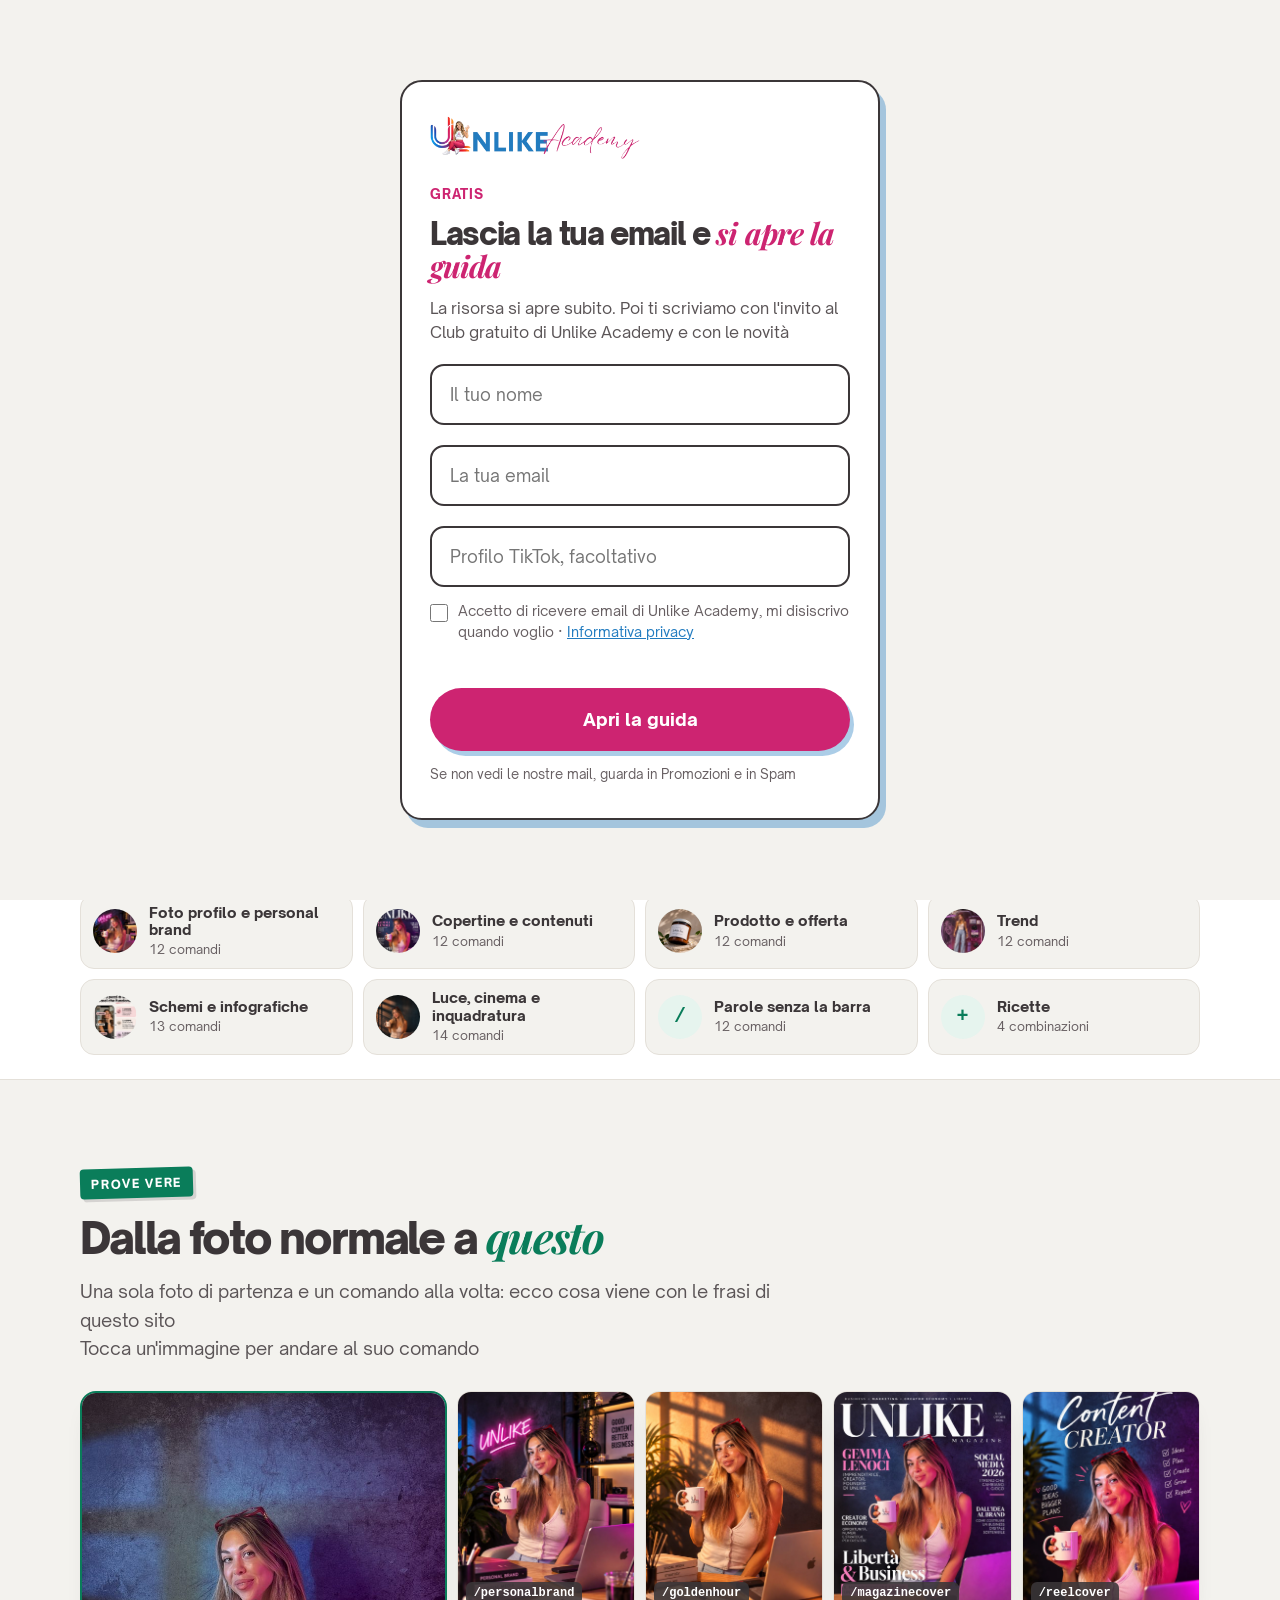
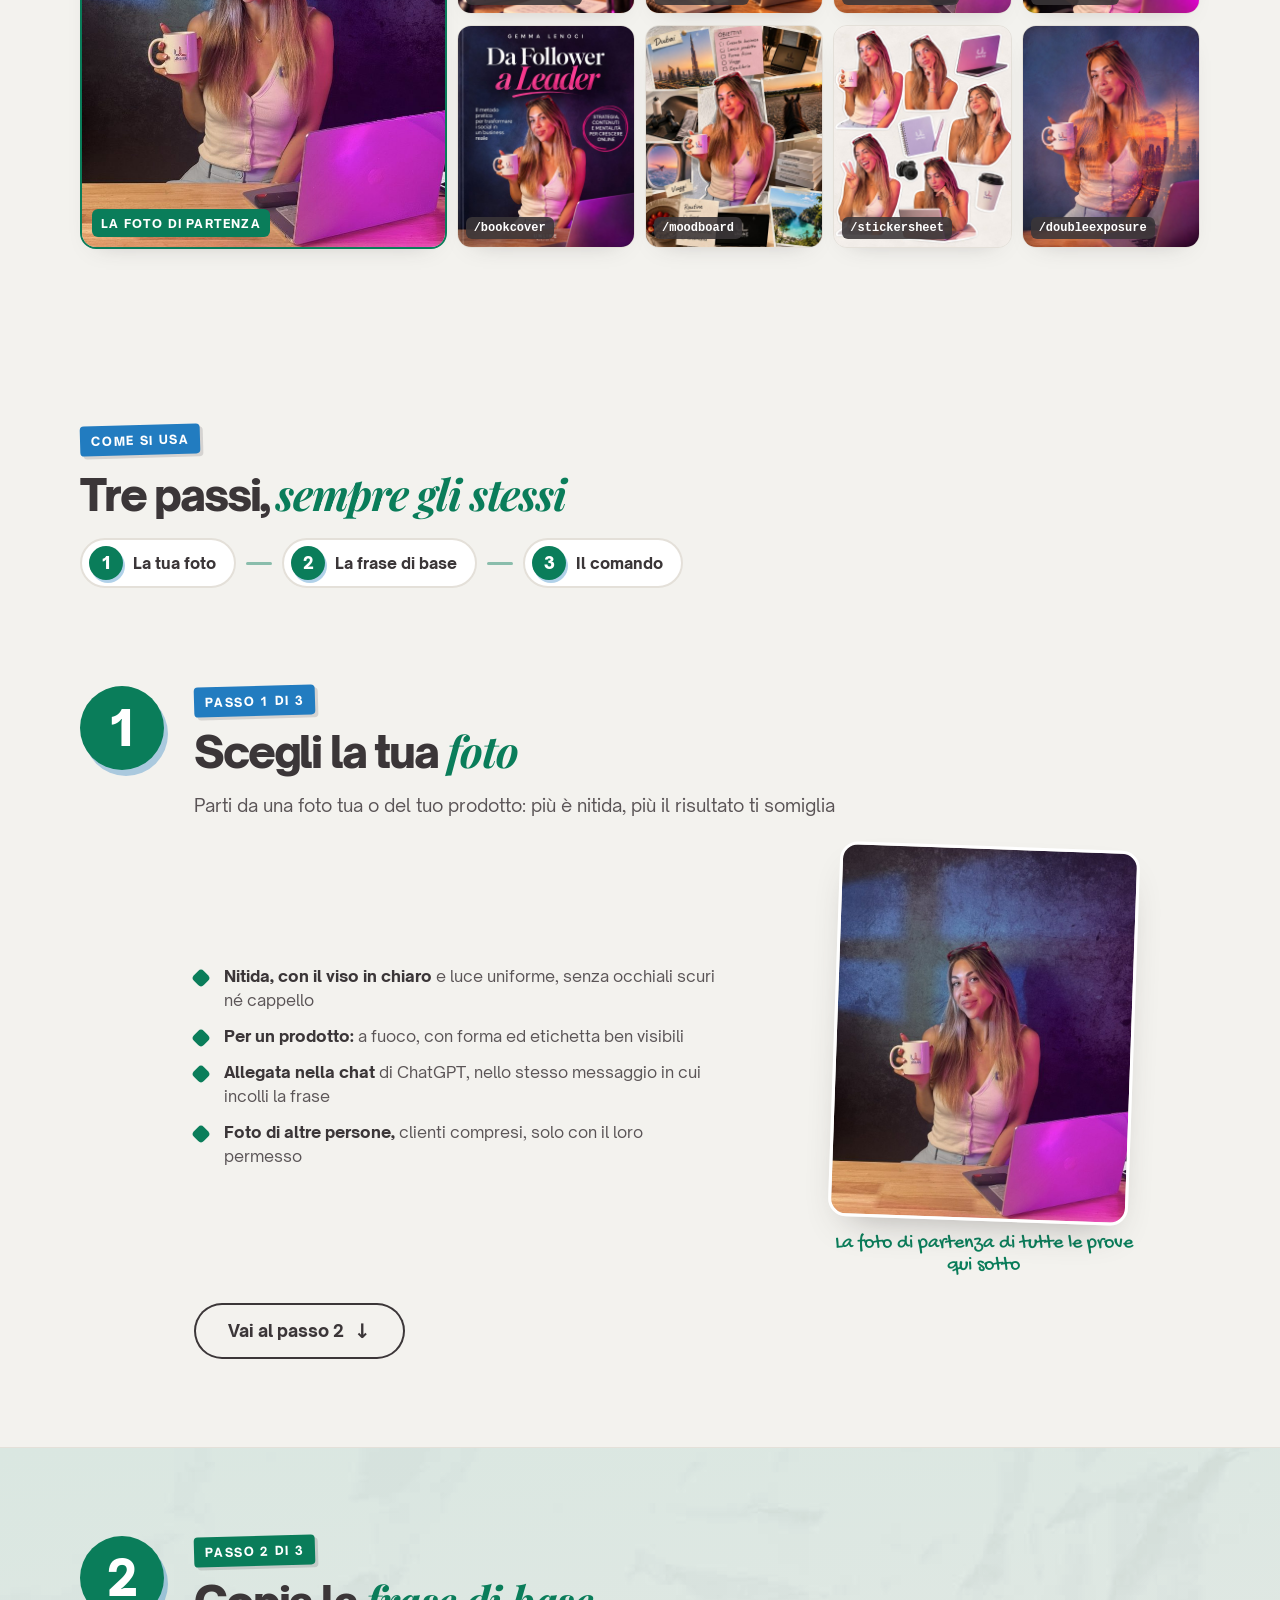
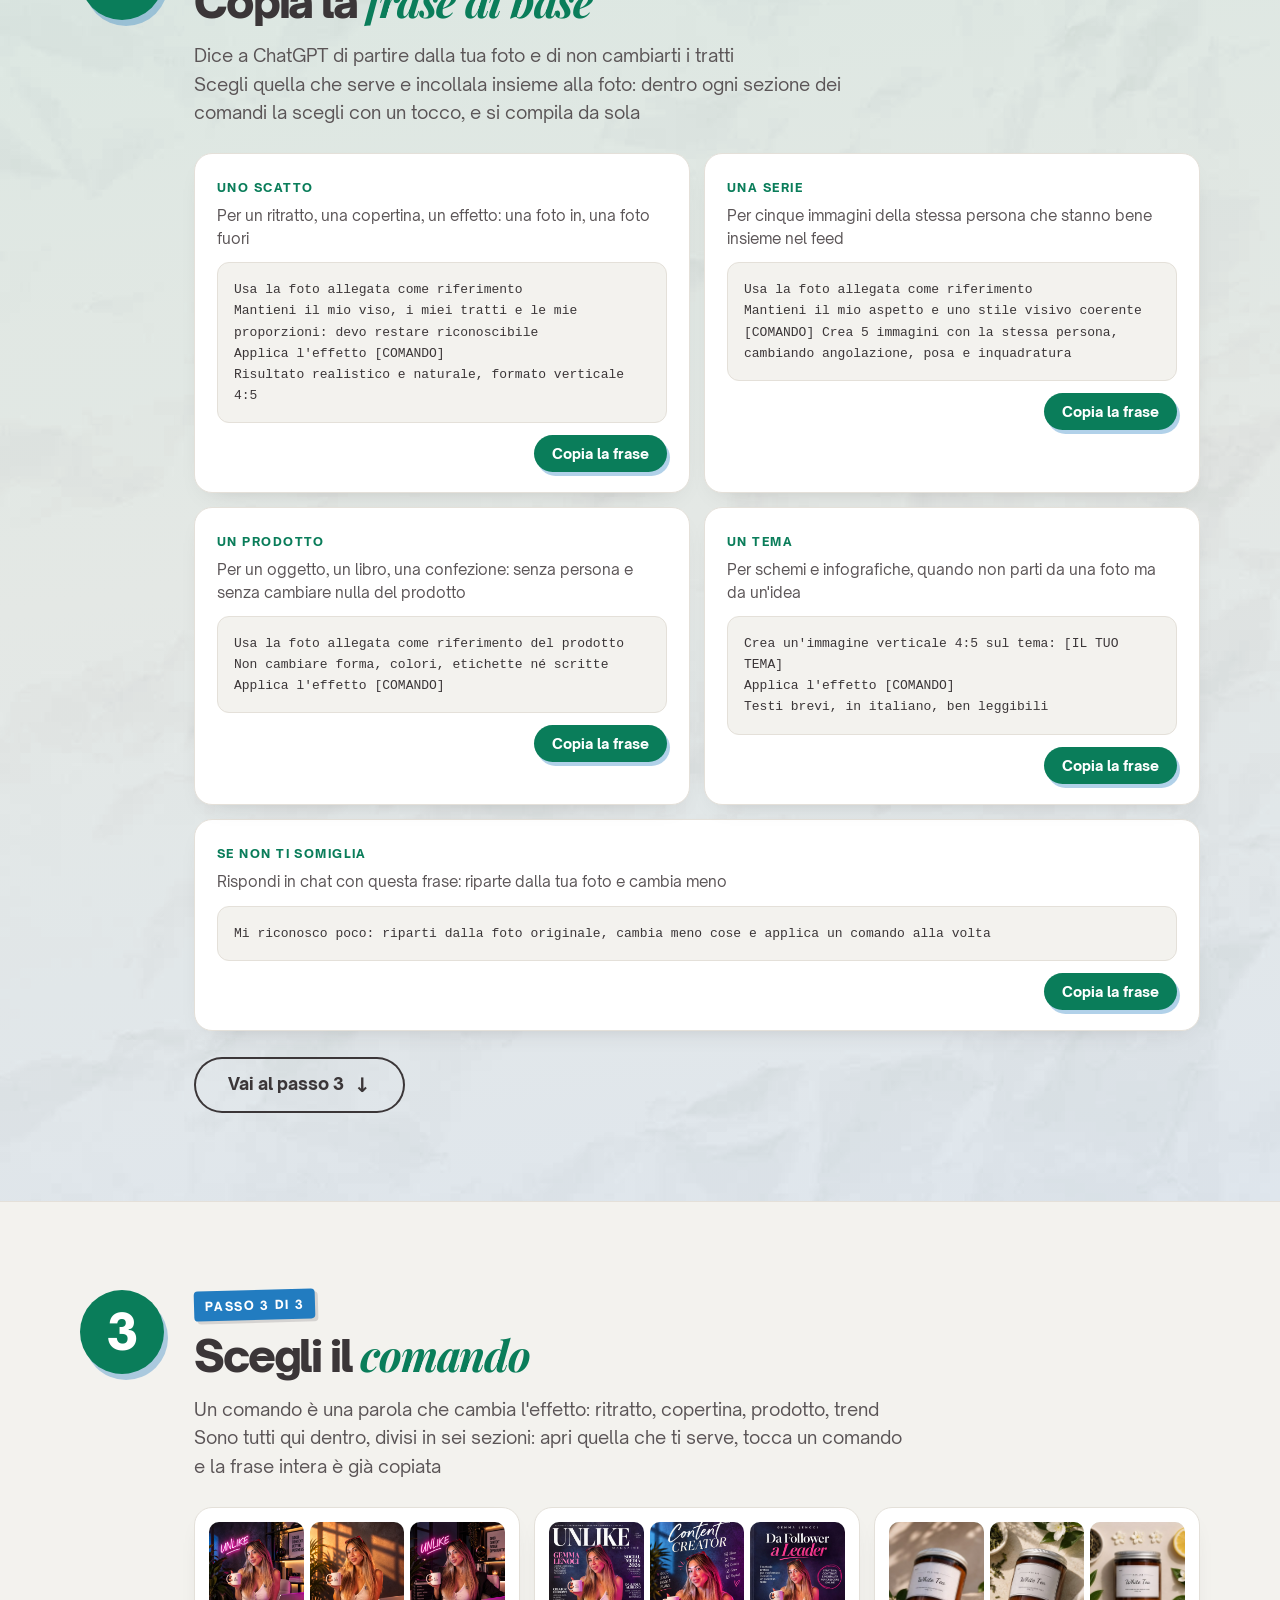
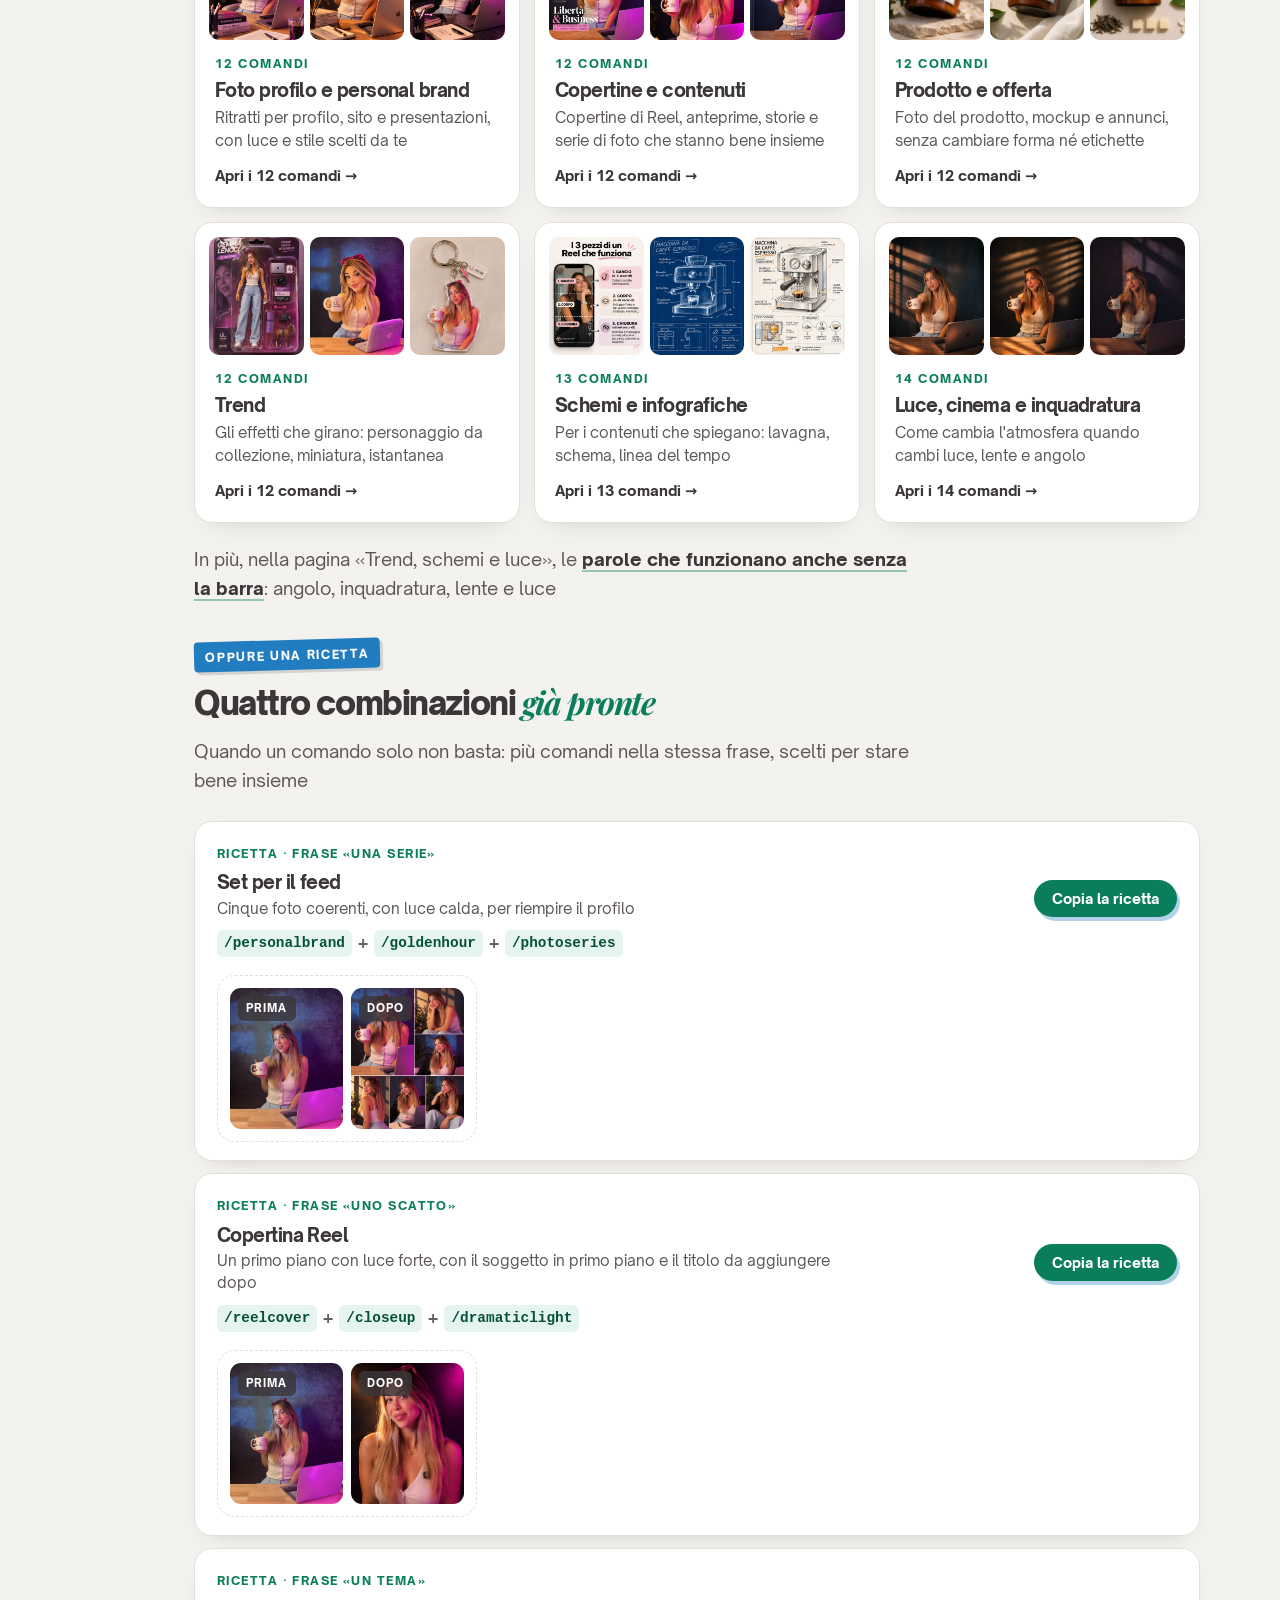
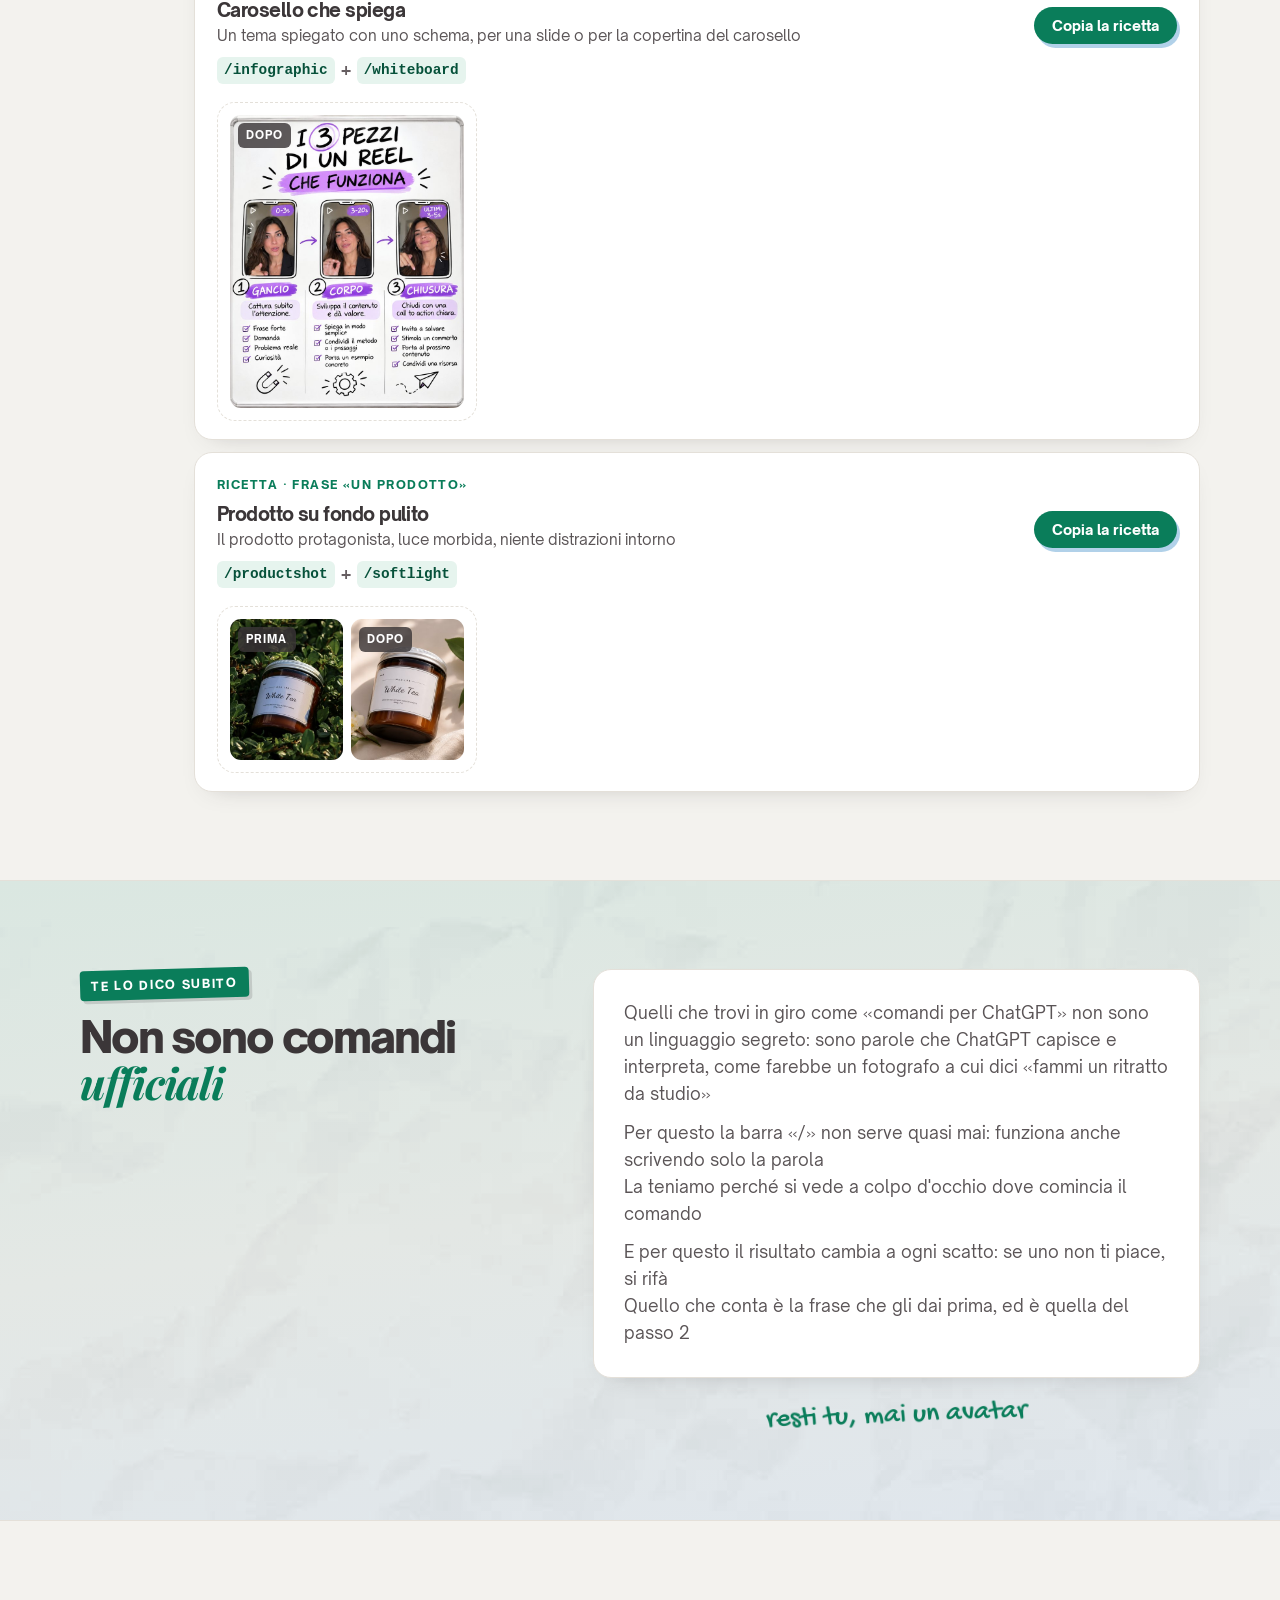
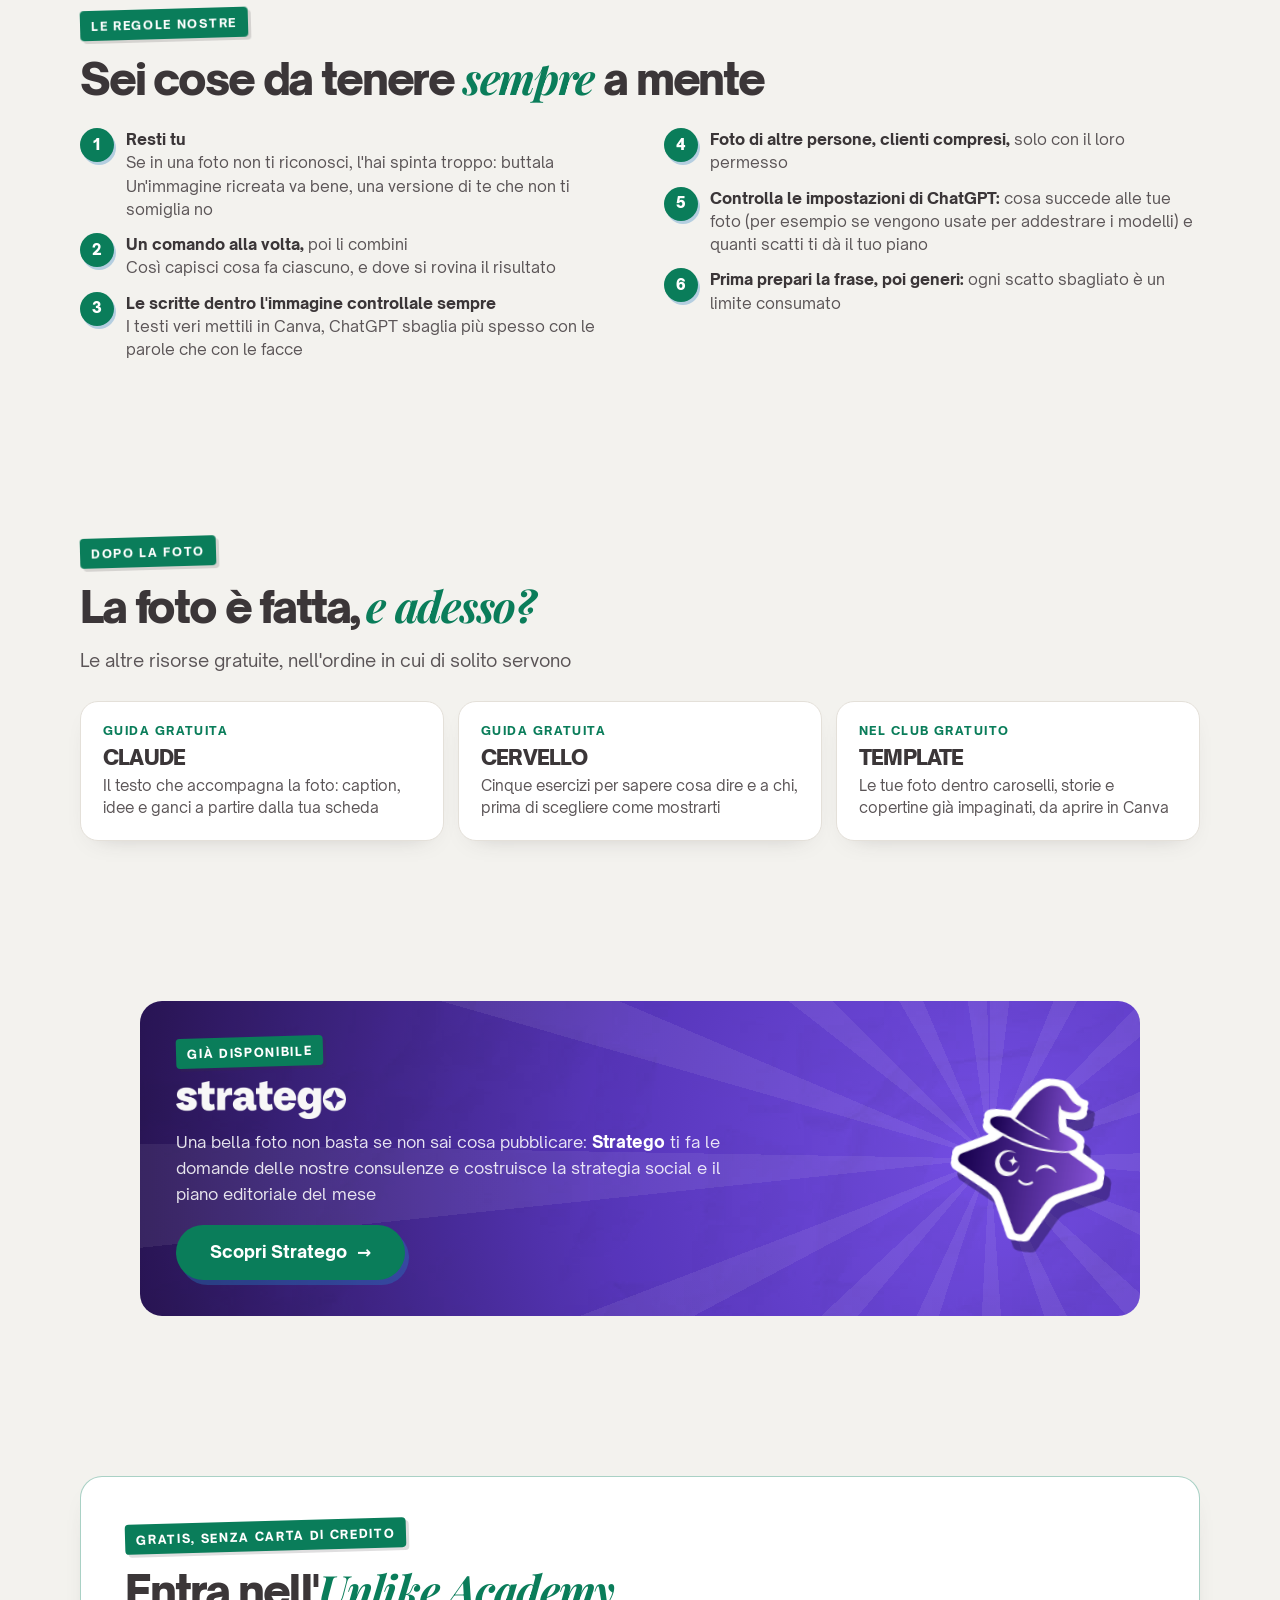
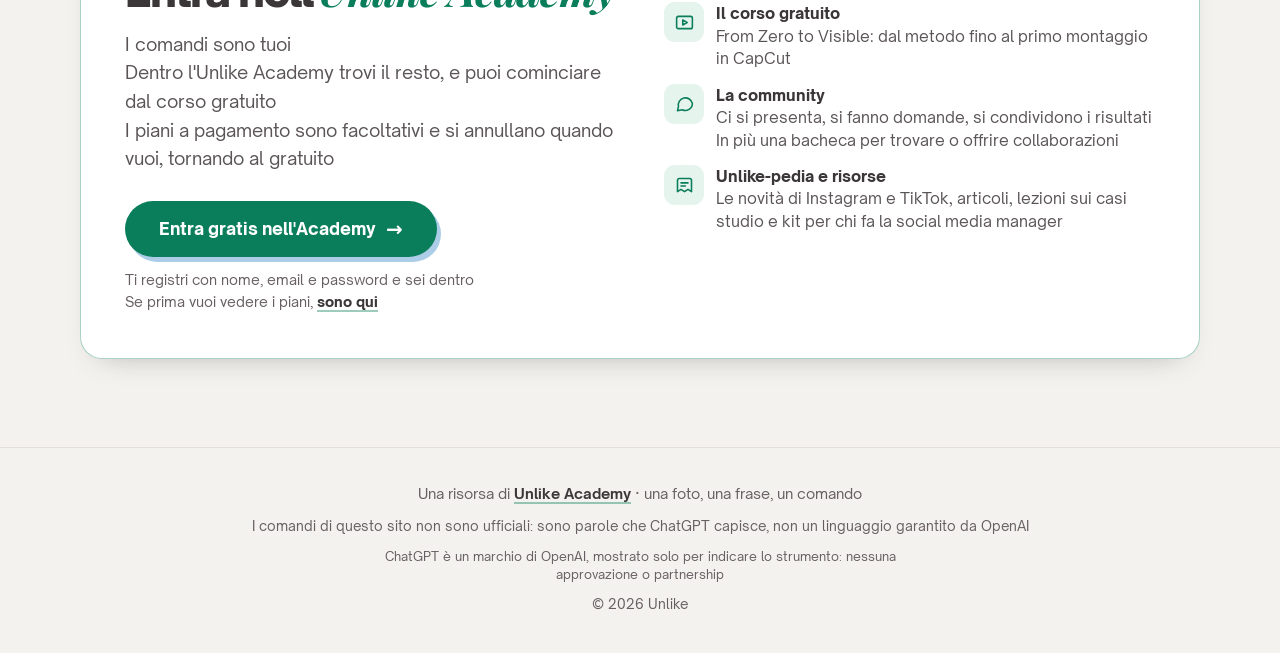
<file: tiktok/index.html>
<!doctype html>
<html lang="it">
<head>
<meta charset="utf-8">
<meta name="viewport" content="width=device-width, initial-scale=1">
<meta name="robots" content="noindex">
<title>Una foto, una frase, un comando · Unlike Academy</title>
<link rel="canonical" href="https://gpt.unlikeacademy.it/">
<meta http-equiv="refresh" content="0;url=../?utm_source=tiktok&amp;utm_medium=commento&amp;utm_campaign=gpt">
<script>location.replace('../?utm_source=tiktok&utm_medium=commento&utm_campaign=gpt'+location.hash)</script>
<style>body{font-family:system-ui,sans-serif;background:#F3F2EE;color:#3B3638;display:flex;min-height:100vh;align-items:center;justify-content:center;margin:0}a{color:#CD2471;font-weight:700}</style>
<script src="https://academy.unlikeacademy.it/traccia.js?v=1" defer data-risorsa="gpt"></script>
</head>
<body>
<p><a href="../?utm_source=tiktok&amp;utm_medium=commento&amp;utm_campaign=gpt">Apri la guida</a></p>
</body>
</html>
</file>
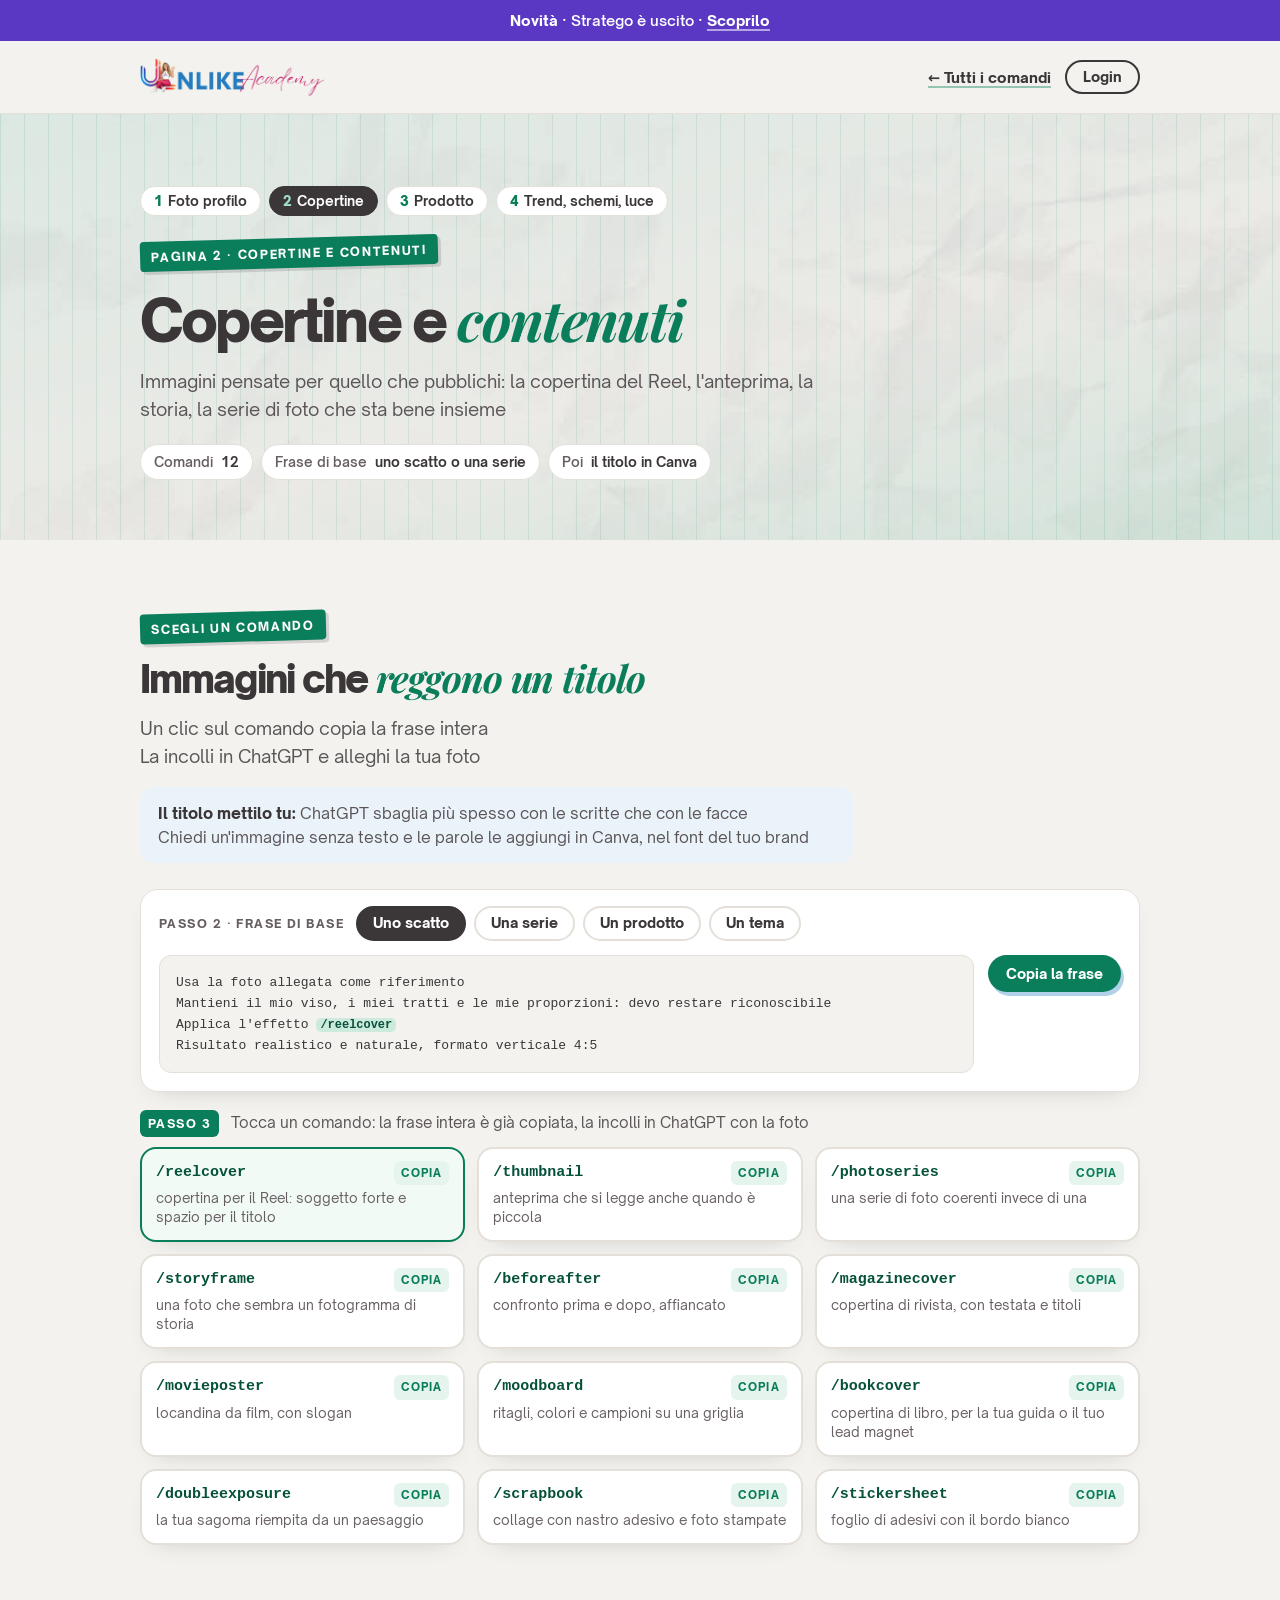
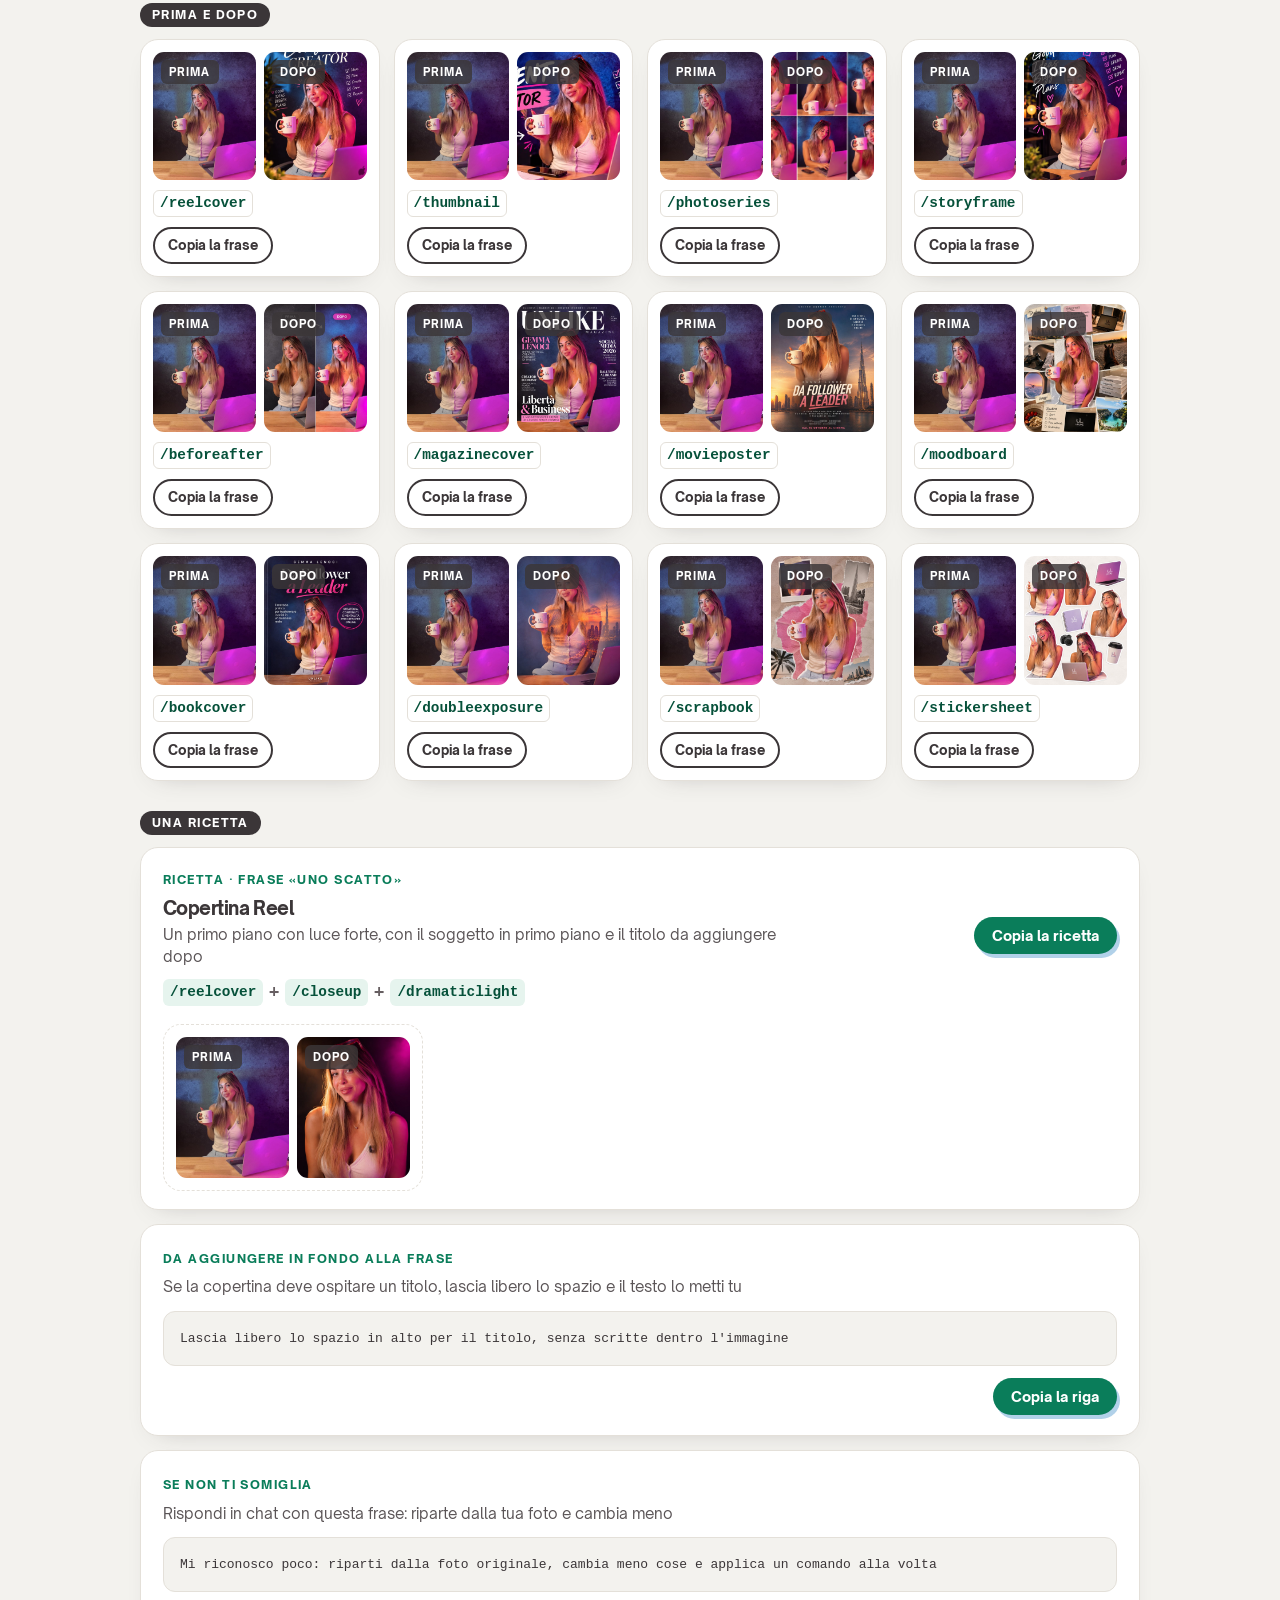
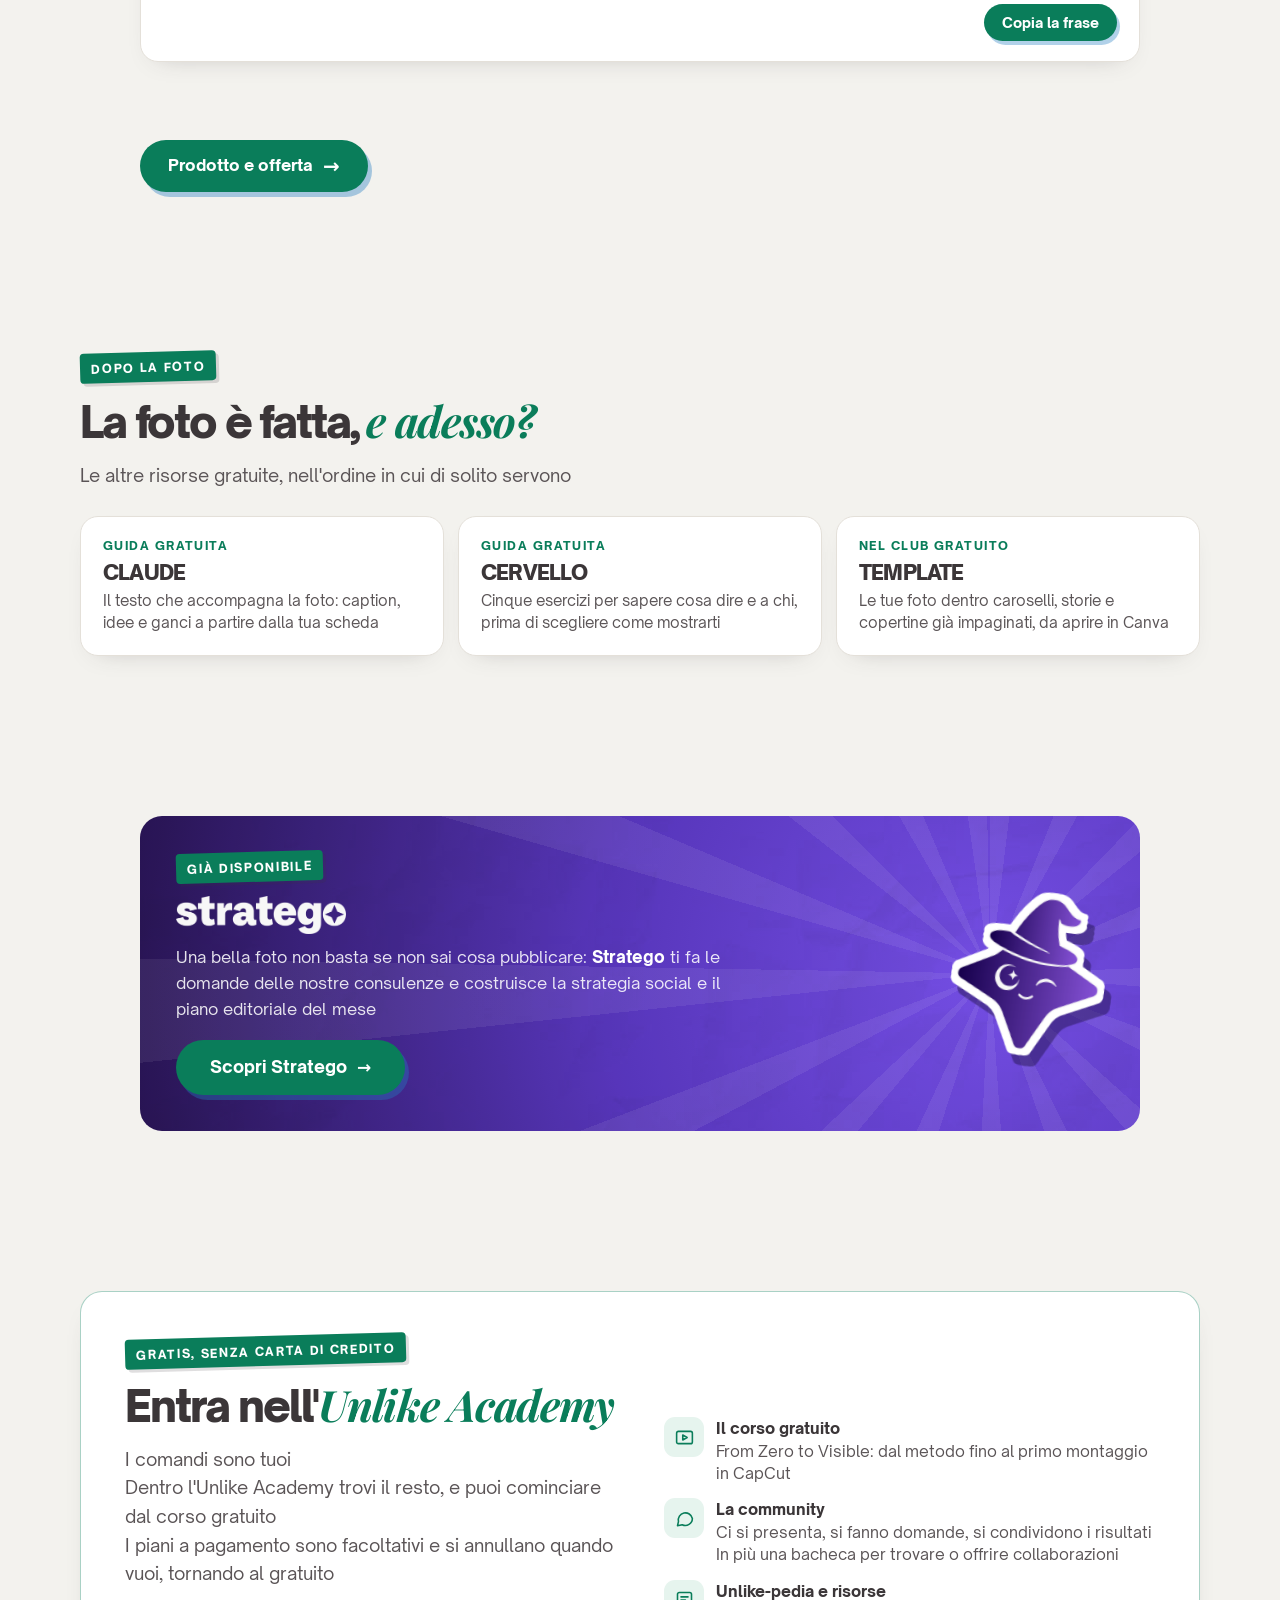
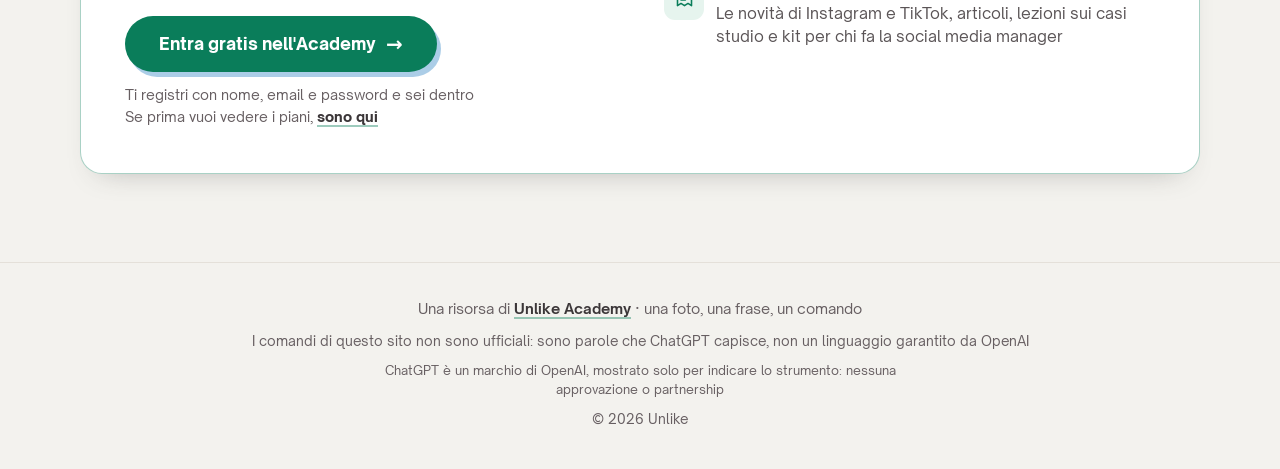
<file: copertine.html>
<!doctype html>
<html lang="it">
<head>
<meta charset="utf-8">
<meta name="viewport" content="width=device-width, initial-scale=1">
<title>Copertine e contenuti · Unlike Academy</title>
<meta name="description" content="12 comandi per ChatGPT per copertine di Reel, anteprime, storie e serie di foto coerenti. Ogni clic copia la frase intera">
<link rel="canonical" href="https://gpt.unlikeacademy.it/copertine.html">
<meta property="og:title" content="Copertine e contenuti con ChatGPT">
<meta property="og:description" content="Comandi per ChatGPT: copertine, anteprime, storie e serie di foto">
<meta property="og:type" content="website">
<meta property="og:url" content="https://gpt.unlikeacademy.it/copertine.html">
<meta property="og:image" content="https://gpt.unlikeacademy.it/assets/img/og-gpt.jpg">
<meta property="og:locale" content="it_IT">
<meta name="twitter:card" content="summary_large_image">
<link rel="icon" href="assets/logo/favicon.png">
<link rel="apple-touch-icon" href="assets/logo/apple-touch-icon.png">
<link rel="preload" href="assets/fonts/open-sauce-sans-900.woff2" as="font" type="font/woff2" crossorigin>
<link rel="stylesheet" href="assets/stile.css?v=1">
<link rel="stylesheet" href="assets/gpt.css?v=1">
<script>window.BASI={"uno": "Usa la foto allegata come riferimento\nMantieni il mio viso, i miei tratti e le mie proporzioni: devo restare riconoscibile\nApplica l'effetto [COMANDO]\nRisultato realistico e naturale, formato verticale 4:5", "serie": "Usa la foto allegata come riferimento\nMantieni il mio aspetto e uno stile visivo coerente\n[COMANDO] Crea 5 immagini con la stessa persona, cambiando angolazione, posa e inquadratura", "prodotto": "Usa la foto allegata come riferimento del prodotto\nNon cambiare forma, colori, etichette né scritte\nApplica l'effetto [COMANDO]", "tema": "Crea un'immagine verticale 4:5 sul tema: [IL TUO TEMA]\nApplica l'effetto [COMANDO]\nTesti brevi, in italiano, ben leggibili"}</script>
<script src="https://academy.unlikeacademy.it/traccia.js?v=1" defer data-risorsa="gpt"></script>
</head>
<body>
<a class="strip" data-live href="https://black.unlikeacademy.it/?utm_source=gpt&amp;utm_medium=striscia&amp;utm_campaign=bf26" target="_blank" rel="noopener"><b>Live gratuita</b> giovedì 26/11 alle 19:30 · ti mostriamo Stratego dal vivo · <u>Iscriviti</u></a><script data-striscia>(function(){if(Date.now()<Date.UTC(2026,10,26,18,30))return;var s=document.querySelector('a[data-live]');if(!s)return;s.href='#stratego';s.removeAttribute('target');s.innerHTML='<b>Novità</b> · Stratego è uscito · <u>Scoprilo</u>';})()</script>

<header class="wrap stretta hd">
  <a href="index.html"><img src="assets/logo/logo.webp" alt="Unlike Academy" width="768" height="158"></a>
  <div class="dx"><a class="acc" href="index.html"><b>&larr; Tutti i comandi</b></a><a class="login" href="https://club.unlikeacademy.it/sign_in" target="_blank" rel="noopener">Login</a></div>
</header>

<main>
<section class="hero int">
  <div class="wrap stretta">
    <nav class="nav5" aria-label="Le quattro pagine"><a href="foto-profilo.html"><b>1</b>Foto profilo</a><a href="copertine.html" class="on" aria-current="page"><b>2</b>Copertine</a><a href="prodotto.html"><b>3</b>Prodotto</a><a href="trend-schemi-luce.html"><b>4</b>Trend, schemi, luce</a></nav>
    <span class="kicker">Pagina 2 · copertine e contenuti</span>
    <h1>Copertine e <em>contenuti</em></h1>
    <p class="lead">Immagini pensate per quello che pubblichi: la copertina del Reel, l'anteprima, la storia, la serie di foto che sta bene insieme</p>
    <div class="meta"><span><i>Comandi</i> 12</span><span><i>Frase di base</i> uno scatto o una serie</span><span><i>Poi</i> il titolo in Canva</span></div>
    
  </div>
</section>
<section class="int-sec" id="copertine">
  <div class="wrap stretta">
    <span class="eyebrow rosa">Scegli un comando</span>
    <h2>Immagini che <em>reggono un titolo</em></h2>
    <p class="lead">Un clic sul comando copia la frase intera<br>La incolli in ChatGPT e alleghi la tua foto</p>
    <div class="note azz"><b>Il titolo mettilo tu:</b> ChatGPT sbaglia più spesso con le scritte che con le facce<br>Chiedi un'immagine senza testo e le parole le aggiungi in Canva, nel font del tuo brand</div>
    <div class="cmdbox" id="box-copertine" data-base="uno" data-partenza="tu">
  <div class="cmdbar">
    <div class="bases" role="group" aria-label="Frase di base"><span class="lbl">Passo 2 · frase di base</span><button type="button" data-base="uno" aria-pressed="true">Uno scatto</button><button type="button" data-base="serie" aria-pressed="false">Una serie</button><button type="button" data-base="prodotto" aria-pressed="false">Un prodotto</button><button type="button" data-base="tema" aria-pressed="false">Un tema</button></div>
    <div class="prev">
      <pre class="pv" tabindex="0" aria-label="Anteprima della frase che copi">Usa la foto allegata come riferimento
Mantieni il mio viso, i miei tratti e le mie proporzioni: devo restare riconoscibile
Applica l'effetto <span class="cm">/reelcover</span>
Risultato realistico e naturale, formato verticale 4:5</pre>
      <button type="button" class="copy cp-prev">Copia la frase</button>
    </div>
    <p class="agg" hidden></p>
  </div>
  <p class="stepl"><b>Passo 3</b> Tocca un comando: la frase intera è già copiata, la incolli in ChatGPT con la foto</p>
  <div class="cmds"><button type="button" class="chip on" data-c="/reelcover" data-id="reelcover" aria-label="Copia la frase con /reelcover"><span class="t"><code class="c">/reelcover</code><span class="cp">Copia</span></span><span class="d">copertina per il Reel: soggetto forte e spazio per il titolo</span></button><button type="button" class="chip" data-c="/thumbnail" data-id="thumbnail" aria-label="Copia la frase con /thumbnail"><span class="t"><code class="c">/thumbnail</code><span class="cp">Copia</span></span><span class="d">anteprima che si legge anche quando è piccola</span></button><button type="button" class="chip" data-c="/photoseries" data-id="photoseries" aria-label="Copia la frase con /photoseries"><span class="t"><code class="c">/photoseries</code><span class="cp">Copia</span></span><span class="d">una serie di foto coerenti invece di una</span></button><button type="button" class="chip" data-c="/storyframe" data-id="storyframe" aria-label="Copia la frase con /storyframe"><span class="t"><code class="c">/storyframe</code><span class="cp">Copia</span></span><span class="d">una foto che sembra un fotogramma di storia</span></button><button type="button" class="chip" data-c="/beforeafter" data-id="beforeafter" aria-label="Copia la frase con /beforeafter"><span class="t"><code class="c">/beforeafter</code><span class="cp">Copia</span></span><span class="d">confronto prima e dopo, affiancato</span></button><button type="button" class="chip" data-c="/magazinecover" data-id="magazinecover" aria-label="Copia la frase con /magazinecover"><span class="t"><code class="c">/magazinecover</code><span class="cp">Copia</span></span><span class="d">copertina di rivista, con testata e titoli</span></button><button type="button" class="chip" data-c="/movieposter" data-id="movieposter" aria-label="Copia la frase con /movieposter"><span class="t"><code class="c">/movieposter</code><span class="cp">Copia</span></span><span class="d">locandina da film, con slogan</span></button><button type="button" class="chip" data-c="/moodboard" data-id="moodboard" aria-label="Copia la frase con /moodboard"><span class="t"><code class="c">/moodboard</code><span class="cp">Copia</span></span><span class="d">ritagli, colori e campioni su una griglia</span></button><button type="button" class="chip" data-c="/bookcover" data-id="bookcover" aria-label="Copia la frase con /bookcover"><span class="t"><code class="c">/bookcover</code><span class="cp">Copia</span></span><span class="d">copertina di libro, per la tua guida o il tuo lead magnet</span></button><button type="button" class="chip" data-c="/doubleexposure" data-id="doubleexposure" aria-label="Copia la frase con /doubleexposure"><span class="t"><code class="c">/doubleexposure</code><span class="cp">Copia</span></span><span class="d">la tua sagoma riempita da un paesaggio</span></button><button type="button" class="chip" data-c="/scrapbook" data-id="scrapbook" aria-label="Copia la frase con /scrapbook"><span class="t"><code class="c">/scrapbook</code><span class="cp">Copia</span></span><span class="d">collage con nastro adesivo e foto stampate</span></button><button type="button" class="chip" data-c="/stickersheet" data-id="stickersheet" aria-label="Copia la frase con /stickersheet"><span class="t"><code class="c">/stickersheet</code><span class="cp">Copia</span></span><span class="d">foglio di adesivi con il bordo bianco</span></button></div>
  <div class="pdbox" hidden><h3 class="titoletto">Prima e dopo</h3><div class="pdg"></div></div>
</div>
    <h3 class="titoletto">Una ricetta</h3><div class="ricetta" data-id="ricettareel" data-partenza="tu" data-base="uno" data-c="/reelcover /closeup /dramaticlight">
  <div class="rt"><span class="no">Ricetta · frase «Uno scatto»</span><h3>Copertina Reel</h3><p>Un primo piano con luce forte, con il soggetto in primo piano e il titolo da aggiungere dopo</p><div class="cc"><code>/reelcover</code><span class="piu">+</span><code>/closeup</code><span class="piu">+</span><code>/dramaticlight</code></div></div>
  <button type="button" class="copy cp-ric">Copia la ricetta</button>
</div>
    <div class="base largo">
  <span class="no">Da aggiungere in fondo alla frase</span>
  <p class="q">Se la copertina deve ospitare un titolo, lascia libero lo spazio e il testo lo metti tu</p>
  <pre id="b-spazio">Lascia libero lo spazio in alto per il titolo, senza scritte dentro l'immagine</pre>
  <div class="pact"><button type="button" class="copy" data-target="b-spazio">Copia la riga</button></div>
</div>
<div class="base largo">
  <span class="no">Se non ti somiglia</span>
  <p class="q">Rispondi in chat con questa frase: riparte dalla tua foto e cambia meno</p>
  <pre id="b-nonsomiglia">Mi riconosco poco: riparti dalla foto originale, cambia meno cose e applica un comando alla volta</pre>
  <div class="pact"><button type="button" class="copy" data-target="b-nonsomiglia">Copia la frase</button></div>
</div>
  </div>
</section>
<section class="int-sec pros"><div class="wrap stretta"><div class="prossima"><a class="btn" href="prodotto.html">Prodotto e offerta <span class="ar">&rarr;</span></a></div></div></section>
<section class="sec dopo-sec" id="dopo">
  <div class="wrap">
    <span class="eyebrow rosa">Dopo la foto</span>
    <h2 class="sh">La foto è fatta, <em>e adesso?</em></h2>
    <p class="lead">Le altre risorse gratuite, nell'ordine in cui di solito servono</p>
    <ul class="dopo">
      <li><a href="https://aigratis.unlikeacademy.it/?utm_source=gpt&amp;utm_medium=copertine-claude&amp;utm_campaign=gpt" target="_blank" rel="noopener"><small>Guida gratuita</small><b>CLAUDE</b><span>Il testo che accompagna la foto: caption, idee e ganci a partire dalla tua scheda</span></a></li>
      <li><a href="https://cervello.unlikeacademy.it/?utm_source=gpt&amp;utm_medium=copertine-cervello&amp;utm_campaign=gpt" target="_blank" rel="noopener"><small>Guida gratuita</small><b>CERVELLO</b><span>Cinque esercizi per sapere cosa dire e a chi, prima di scegliere come mostrarti</span></a></li>
      <li><a href="https://entra.unlikeacademy.it/template/?utm_source=gpt&amp;utm_medium=copertine-template&amp;utm_campaign=gpt" target="_blank" rel="noopener"><small>Nel Club gratuito</small><b>TEMPLATE</b><span>Le tue foto dentro caroselli, storie e copertine già impaginati, da aprire in Canva</span></a></li>
    </ul>
  </div>
</section>
<section id="stratego" class="int-sec"><div class="wrap stretta">
  <div class="stbanner">
    <div>
      <span class="eyebrow">Già disponibile</span>
      <img class="wm" src="assets/stratego/stratego-wordmark-bianco.png" alt="Stratego" width="800" height="179">
      <p>Una bella foto non basta se non sai cosa pubblicare: <b>Stratego</b> ti fa le domande delle nostre consulenze e costruisce la strategia social e il piano editoriale del mese</p>
      <a class="btn" href="https://stratego.social/?utm_source=gpt&amp;utm_medium=copertine&amp;utm_campaign=gpt" target="_blank" rel="noopener">Scopri Stratego <span>&rarr;</span></a>
    </div>
    <img class="mago" src="assets/stratego/mascotte.png" alt="" width="390" height="420" loading="lazy">
  </div>
</div></section>
<section class="sec team academy">
  <div class="wrap">
    <div class="box">
      <div>
        <span class="eyebrow rosa">Gratis, senza carta di credito</span>
        <h2 class="sh">Entra nell'<em>Unlike Academy</em></h2>
        <p class="lead">I comandi sono tuoi<br>Dentro l'Unlike Academy trovi il resto, e puoi cominciare dal corso gratuito<br>I piani a pagamento sono facoltativi e si annullano quando vuoi, tornando al gratuito</p>
        <div class="btns"><a class="btn" href="https://entra.unlikeacademy.it/?utm_source=gpt&amp;utm_medium=copertine-academy&amp;utm_campaign=gpt" target="_blank" rel="noopener">Entra gratis nell'Academy <span class="ar">&rarr;</span></a></div>
        <p class="micro">Ti registri con nome, email e password e sei dentro<br>Se prima vuoi vedere i piani, <a href="https://academy.unlikeacademy.it/?utm_source=gpt&amp;utm_medium=copertine-academy&amp;utm_campaign=gpt" target="_blank" rel="noopener">sono qui</a></p>
      </div>
      <ul>
        <li><span class="ic"><svg viewBox="0 0 24 24"><rect x="3" y="5" width="18" height="14" rx="2"/><path d="M10 9.2l5 2.8-5 2.8z"/></svg></span><span><b>Il corso gratuito</b>From Zero to Visible: dal metodo fino al primo montaggio in CapCut</span></li>
        <li><span class="ic"><svg viewBox="0 0 24 24"><path d="M21 12a8 8 0 0 1-11.6 7.1L4 20.2l1.1-4.7A8 8 0 1 1 21 12z"/></svg></span><span><b>La community</b>Ci si presenta, si fanno domande, si condividono i risultati<br>In più una bacheca per trovare o offrire collaborazioni</span></li>
        <li><span class="ic"><svg viewBox="0 0 24 24"><path d="M4 19V6a2 2 0 0 1 2-2h12a2 2 0 0 1 2 2v13l-4-2.5L12 19l-4-2.5z"/><path d="M8 9h8M8 12.5h5"/></svg></span><span><b>Unlike-pedia e risorse</b>Le novità di Instagram e TikTok, articoli, lezioni sui casi studio e kit per chi fa la social media manager</span></li>
      </ul>
    </div>
  </div>
</section>
</main>

<footer><div class="wrap">
  <p>Una risorsa di <a href="https://entra.unlikeacademy.it/?utm_source=gpt&amp;utm_medium=footer&amp;utm_campaign=gpt">Unlike Academy</a> · una foto, una frase, un comando</p>
  <p>I comandi di questo sito non sono ufficiali: sono parole che ChatGPT capisce, non un linguaggio garantito da OpenAI</p>
  <p class="marchi">ChatGPT è un marchio di OpenAI, mostrato solo per indicare lo strumento: nessuna approvazione o partnership</p><p>© 2026 Unlike</p>
</div></footer>

<script src="assets/pagina.js?v=1"></script>
</body>
</html>
</file>
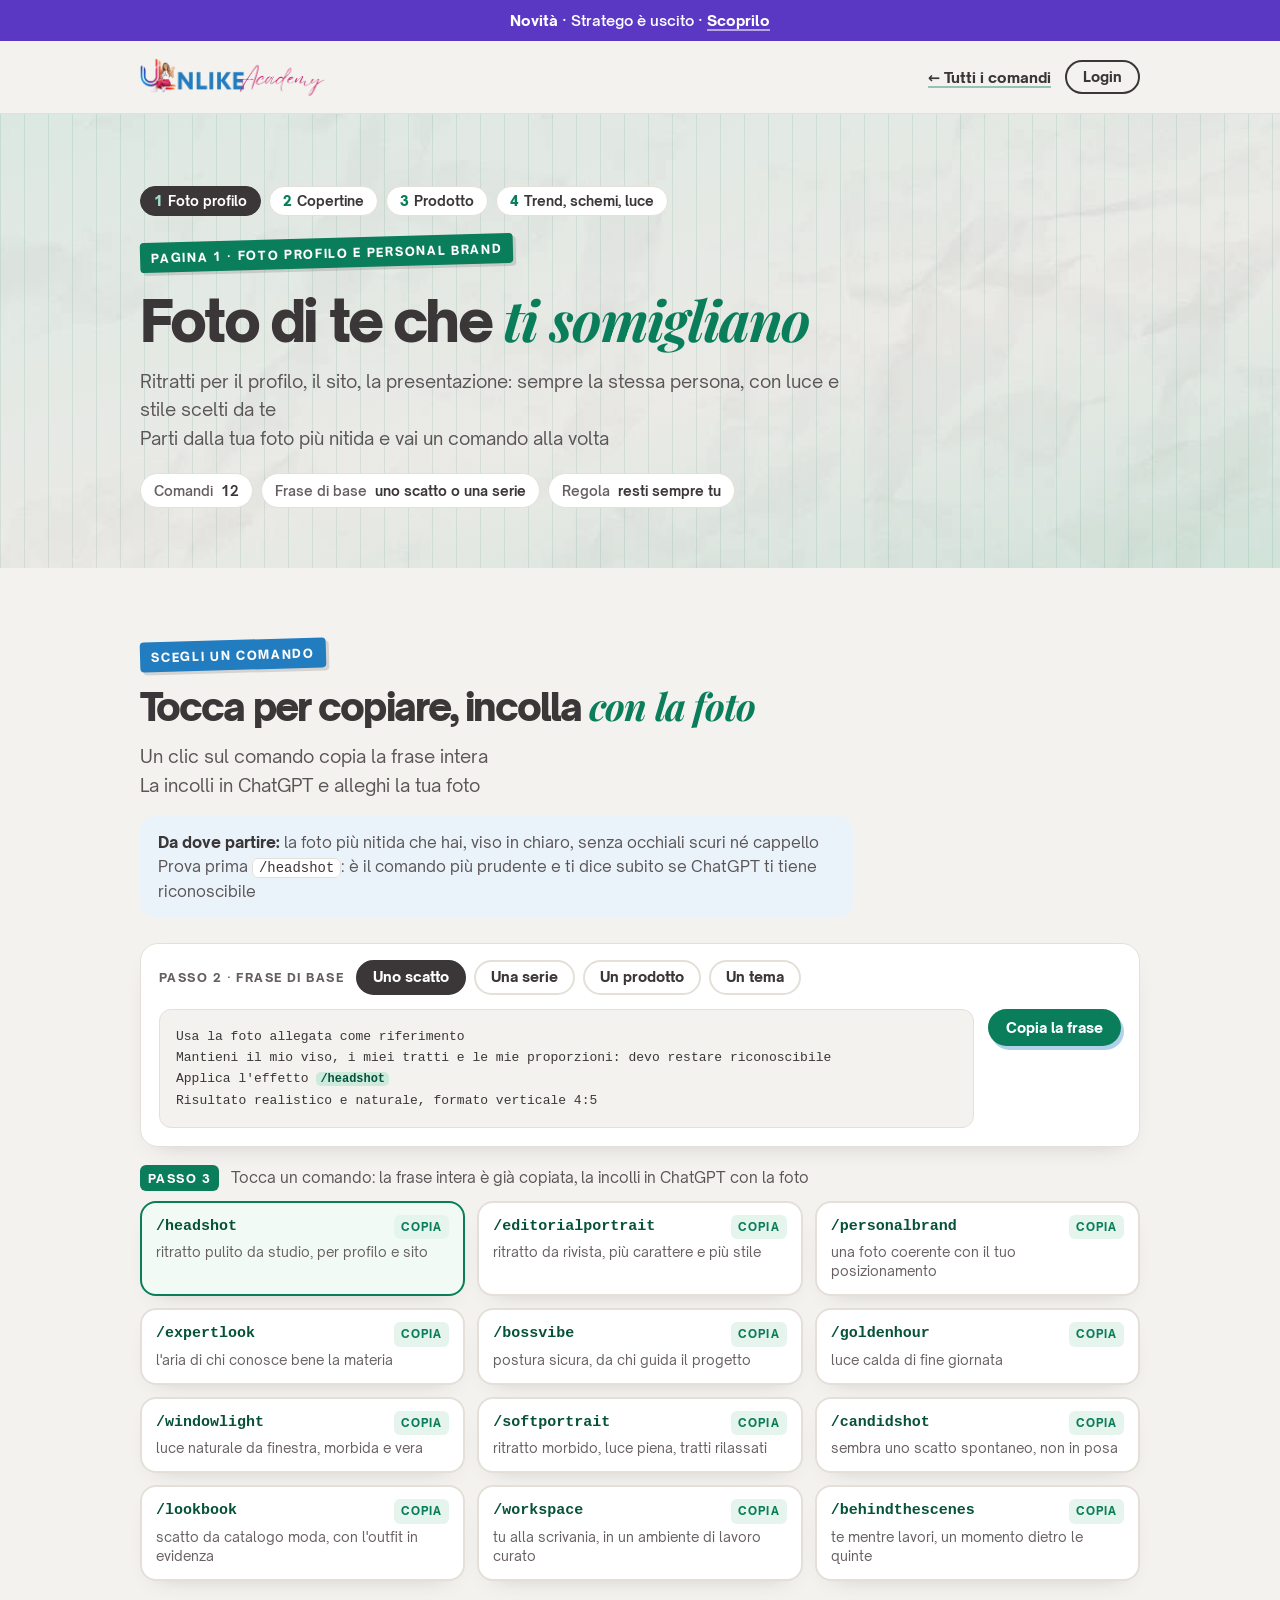
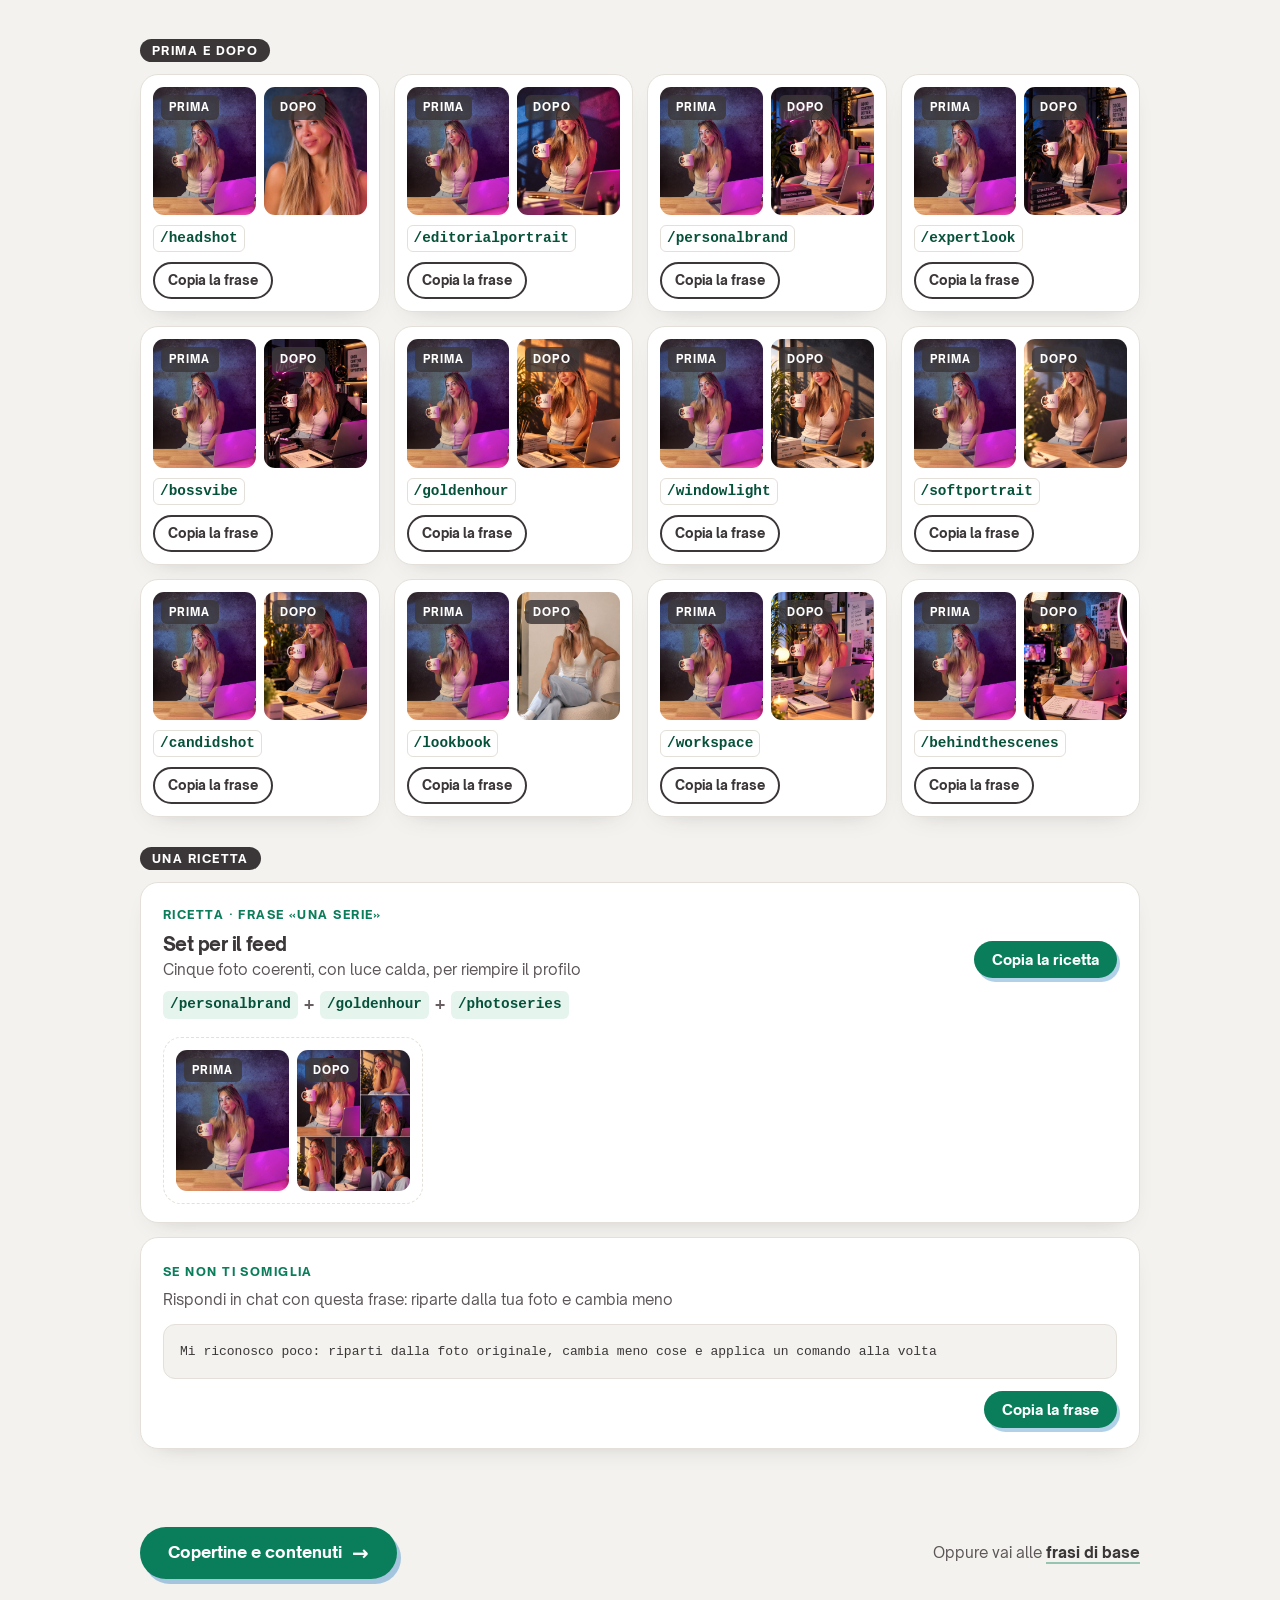
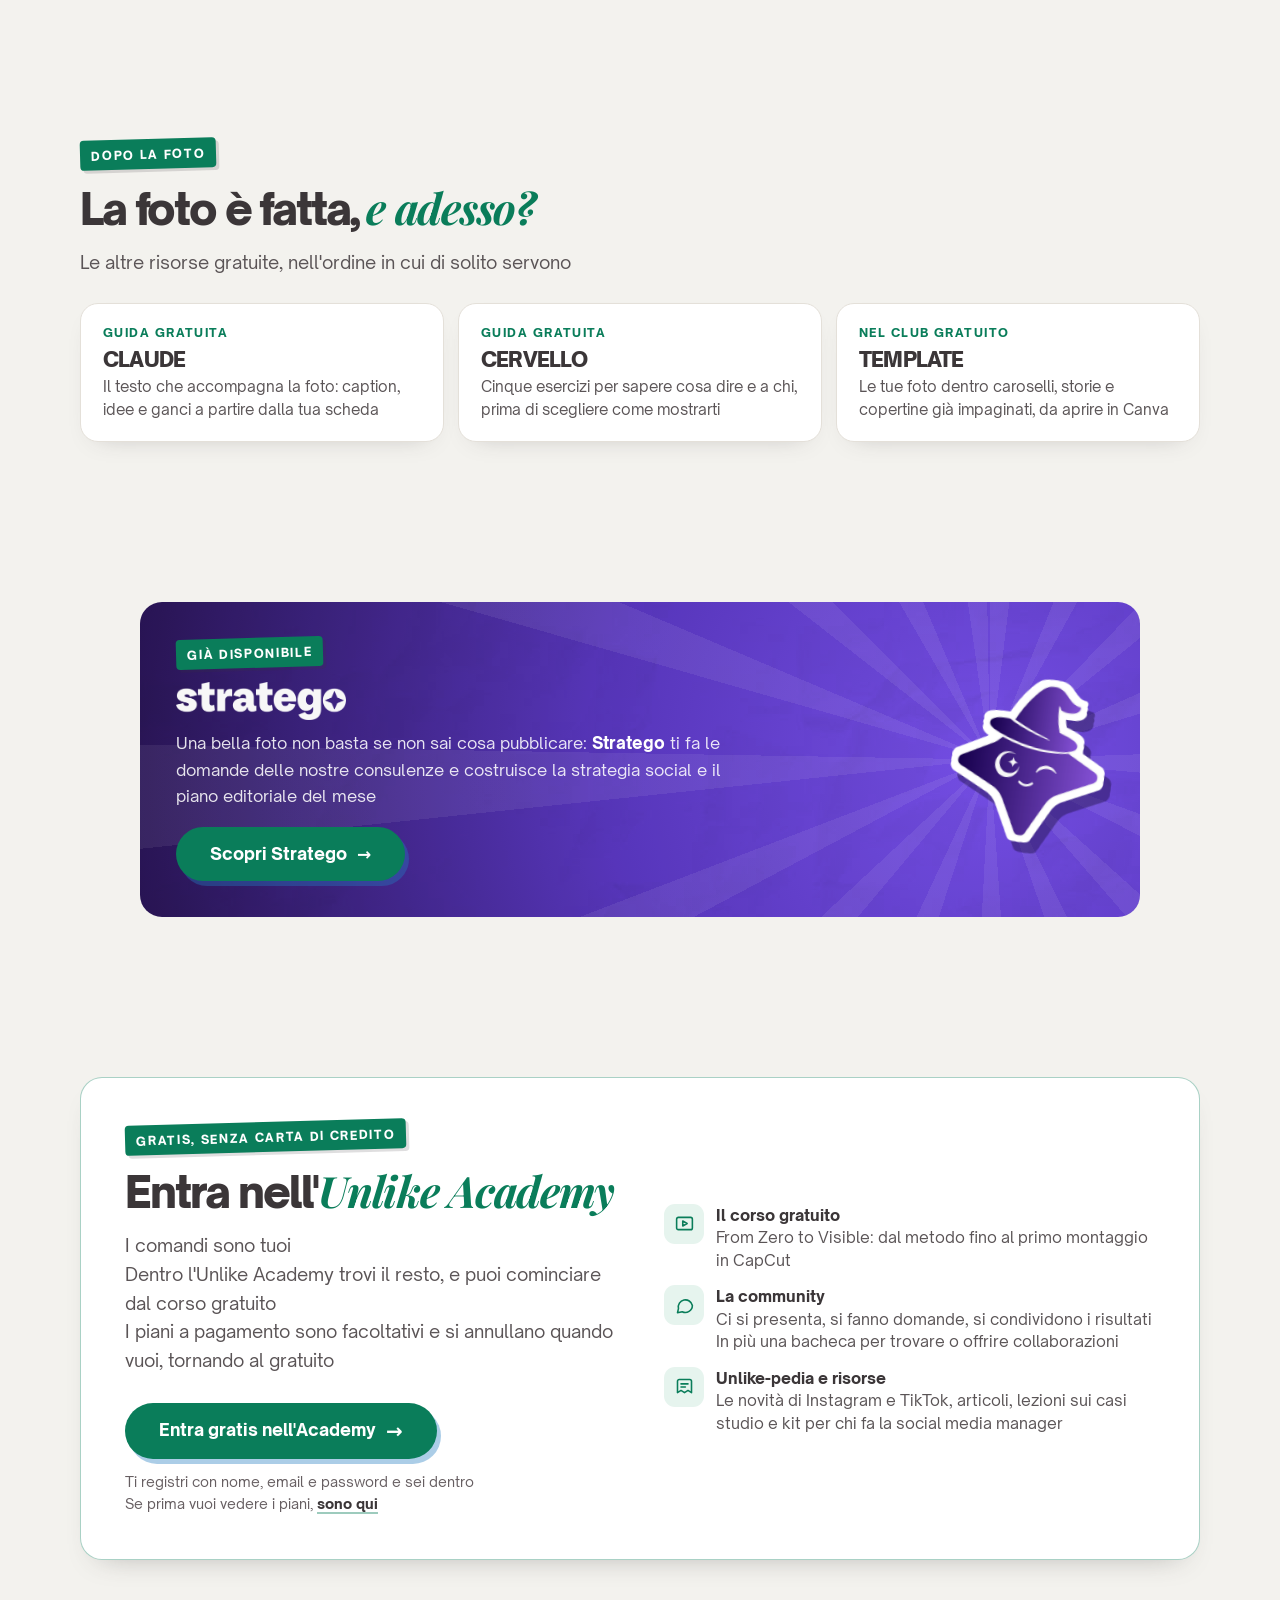
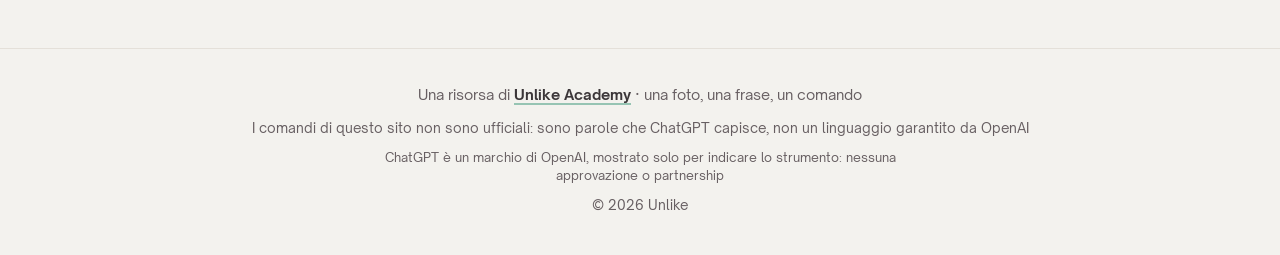
<file: foto-profilo.html>
<!doctype html>
<html lang="it">
<head>
<meta charset="utf-8">
<meta name="viewport" content="width=device-width, initial-scale=1">
<title>Foto profilo e personal brand · Unlike Academy</title>
<meta name="description" content="12 comandi per ChatGPT per ritratti che ti somigliano: studio, rivista, luce da finestra, scatto spontaneo. Ogni clic copia la frase intera">
<link rel="canonical" href="https://gpt.unlikeacademy.it/foto-profilo.html">
<meta property="og:title" content="Foto di te che ti somigliano">
<meta property="og:description" content="Comandi per ChatGPT: ritratti per profilo e personal brand, con la frase già pronta">
<meta property="og:type" content="website">
<meta property="og:url" content="https://gpt.unlikeacademy.it/foto-profilo.html">
<meta property="og:image" content="https://gpt.unlikeacademy.it/assets/img/og-gpt.jpg">
<meta property="og:locale" content="it_IT">
<meta name="twitter:card" content="summary_large_image">
<link rel="icon" href="assets/logo/favicon.png">
<link rel="apple-touch-icon" href="assets/logo/apple-touch-icon.png">
<link rel="preload" href="assets/fonts/open-sauce-sans-900.woff2" as="font" type="font/woff2" crossorigin>
<link rel="stylesheet" href="assets/stile.css?v=1">
<link rel="stylesheet" href="assets/gpt.css?v=1">
<script>window.BASI={"uno": "Usa la foto allegata come riferimento\nMantieni il mio viso, i miei tratti e le mie proporzioni: devo restare riconoscibile\nApplica l'effetto [COMANDO]\nRisultato realistico e naturale, formato verticale 4:5", "serie": "Usa la foto allegata come riferimento\nMantieni il mio aspetto e uno stile visivo coerente\n[COMANDO] Crea 5 immagini con la stessa persona, cambiando angolazione, posa e inquadratura", "prodotto": "Usa la foto allegata come riferimento del prodotto\nNon cambiare forma, colori, etichette né scritte\nApplica l'effetto [COMANDO]", "tema": "Crea un'immagine verticale 4:5 sul tema: [IL TUO TEMA]\nApplica l'effetto [COMANDO]\nTesti brevi, in italiano, ben leggibili"}</script>
<script src="https://academy.unlikeacademy.it/traccia.js?v=1" defer data-risorsa="gpt"></script>
</head>
<body>
<a class="strip" data-live href="https://black.unlikeacademy.it/?utm_source=gpt&amp;utm_medium=striscia&amp;utm_campaign=bf26" target="_blank" rel="noopener"><b>Live gratuita</b> giovedì 26/11 alle 19:30 · ti mostriamo Stratego dal vivo · <u>Iscriviti</u></a><script data-striscia>(function(){if(Date.now()<Date.UTC(2026,10,26,18,30))return;var s=document.querySelector('a[data-live]');if(!s)return;s.href='#stratego';s.removeAttribute('target');s.innerHTML='<b>Novità</b> · Stratego è uscito · <u>Scoprilo</u>';})()</script>

<header class="wrap stretta hd">
  <a href="index.html"><img src="assets/logo/logo.webp" alt="Unlike Academy" width="768" height="158"></a>
  <div class="dx"><a class="acc" href="index.html"><b>&larr; Tutti i comandi</b></a><a class="login" href="https://club.unlikeacademy.it/sign_in" target="_blank" rel="noopener">Login</a></div>
</header>

<main>
<section class="hero int">
  <div class="wrap stretta">
    <nav class="nav5" aria-label="Le quattro pagine"><a href="foto-profilo.html" class="on" aria-current="page"><b>1</b>Foto profilo</a><a href="copertine.html"><b>2</b>Copertine</a><a href="prodotto.html"><b>3</b>Prodotto</a><a href="trend-schemi-luce.html"><b>4</b>Trend, schemi, luce</a></nav>
    <span class="kicker">Pagina 1 · foto profilo e personal brand</span>
    <h1>Foto di te che <em>ti somigliano</em></h1>
    <p class="lead">Ritratti per il profilo, il sito, la presentazione: sempre la stessa persona, con luce e stile scelti da te<br>Parti dalla tua foto più nitida e vai un comando alla volta</p>
    <div class="meta"><span><i>Comandi</i> 12</span><span><i>Frase di base</i> uno scatto o una serie</span><span><i>Regola</i> resti sempre tu</span></div>
    
  </div>
</section>
<section class="int-sec" id="profilo">
  <div class="wrap stretta">
    <span class="eyebrow">Scegli un comando</span>
    <h2>Tocca per copiare, incolla <em>con la foto</em></h2>
    <p class="lead">Un clic sul comando copia la frase intera<br>La incolli in ChatGPT e alleghi la tua foto</p>
    <div class="note azz"><b>Da dove partire:</b> la foto più nitida che hai, viso in chiaro, senza occhiali scuri né cappello<br>Prova prima <code>/headshot</code>: è il comando più prudente e ti dice subito se ChatGPT ti tiene riconoscibile</div>
    <div class="cmdbox" id="box-profilo" data-base="uno" data-partenza="tu">
  <div class="cmdbar">
    <div class="bases" role="group" aria-label="Frase di base"><span class="lbl">Passo 2 · frase di base</span><button type="button" data-base="uno" aria-pressed="true">Uno scatto</button><button type="button" data-base="serie" aria-pressed="false">Una serie</button><button type="button" data-base="prodotto" aria-pressed="false">Un prodotto</button><button type="button" data-base="tema" aria-pressed="false">Un tema</button></div>
    <div class="prev">
      <pre class="pv" tabindex="0" aria-label="Anteprima della frase che copi">Usa la foto allegata come riferimento
Mantieni il mio viso, i miei tratti e le mie proporzioni: devo restare riconoscibile
Applica l'effetto <span class="cm">/headshot</span>
Risultato realistico e naturale, formato verticale 4:5</pre>
      <button type="button" class="copy cp-prev">Copia la frase</button>
    </div>
    <p class="agg" hidden></p>
  </div>
  <p class="stepl"><b>Passo 3</b> Tocca un comando: la frase intera è già copiata, la incolli in ChatGPT con la foto</p>
  <div class="cmds"><button type="button" class="chip on" data-c="/headshot" data-id="headshot" aria-label="Copia la frase con /headshot"><span class="t"><code class="c">/headshot</code><span class="cp">Copia</span></span><span class="d">ritratto pulito da studio, per profilo e sito</span></button><button type="button" class="chip" data-c="/editorialportrait" data-id="editorialportrait" aria-label="Copia la frase con /editorialportrait"><span class="t"><code class="c">/editorialportrait</code><span class="cp">Copia</span></span><span class="d">ritratto da rivista, più carattere e più stile</span></button><button type="button" class="chip" data-c="/personalbrand" data-id="personalbrand" aria-label="Copia la frase con /personalbrand"><span class="t"><code class="c">/personalbrand</code><span class="cp">Copia</span></span><span class="d">una foto coerente con il tuo posizionamento</span></button><button type="button" class="chip" data-c="/expertlook" data-id="expertlook" aria-label="Copia la frase con /expertlook"><span class="t"><code class="c">/expertlook</code><span class="cp">Copia</span></span><span class="d">l'aria di chi conosce bene la materia</span></button><button type="button" class="chip" data-c="/bossvibe" data-id="bossvibe" aria-label="Copia la frase con /bossvibe"><span class="t"><code class="c">/bossvibe</code><span class="cp">Copia</span></span><span class="d">postura sicura, da chi guida il progetto</span></button><button type="button" class="chip" data-c="/goldenhour" data-id="goldenhour" aria-label="Copia la frase con /goldenhour"><span class="t"><code class="c">/goldenhour</code><span class="cp">Copia</span></span><span class="d">luce calda di fine giornata</span></button><button type="button" class="chip" data-c="/windowlight" data-id="windowlight" aria-label="Copia la frase con /windowlight"><span class="t"><code class="c">/windowlight</code><span class="cp">Copia</span></span><span class="d">luce naturale da finestra, morbida e vera</span></button><button type="button" class="chip" data-c="/softportrait" data-id="softportrait" aria-label="Copia la frase con /softportrait"><span class="t"><code class="c">/softportrait</code><span class="cp">Copia</span></span><span class="d">ritratto morbido, luce piena, tratti rilassati</span></button><button type="button" class="chip" data-c="/candidshot" data-id="candidshot" aria-label="Copia la frase con /candidshot"><span class="t"><code class="c">/candidshot</code><span class="cp">Copia</span></span><span class="d">sembra uno scatto spontaneo, non in posa</span></button><button type="button" class="chip" data-c="/lookbook" data-id="lookbook" aria-label="Copia la frase con /lookbook"><span class="t"><code class="c">/lookbook</code><span class="cp">Copia</span></span><span class="d">scatto da catalogo moda, con l'outfit in evidenza</span></button><button type="button" class="chip" data-c="/workspace" data-id="workspace" aria-label="Copia la frase con /workspace"><span class="t"><code class="c">/workspace</code><span class="cp">Copia</span></span><span class="d">tu alla scrivania, in un ambiente di lavoro curato</span></button><button type="button" class="chip" data-c="/behindthescenes" data-id="behindthescenes" aria-label="Copia la frase con /behindthescenes"><span class="t"><code class="c">/behindthescenes</code><span class="cp">Copia</span></span><span class="d">te mentre lavori, un momento dietro le quinte</span></button></div>
  <div class="pdbox" hidden><h3 class="titoletto">Prima e dopo</h3><div class="pdg"></div></div>
</div>
    <h3 class="titoletto">Una ricetta</h3><div class="ricetta" data-id="ricettafeed" data-partenza="tu" data-base="serie" data-c="/personalbrand /goldenhour /photoseries">
  <div class="rt"><span class="no">Ricetta · frase «Una serie»</span><h3>Set per il feed</h3><p>Cinque foto coerenti, con luce calda, per riempire il profilo</p><div class="cc"><code>/personalbrand</code><span class="piu">+</span><code>/goldenhour</code><span class="piu">+</span><code>/photoseries</code></div></div>
  <button type="button" class="copy cp-ric">Copia la ricetta</button>
</div>
    <div class="base largo">
  <span class="no">Se non ti somiglia</span>
  <p class="q">Rispondi in chat con questa frase: riparte dalla tua foto e cambia meno</p>
  <pre id="b-nonsomiglia">Mi riconosco poco: riparti dalla foto originale, cambia meno cose e applica un comando alla volta</pre>
  <div class="pact"><button type="button" class="copy" data-target="b-nonsomiglia">Copia la frase</button></div>
</div>
  </div>
</section>
<section class="int-sec pros"><div class="wrap stretta"><div class="prossima"><a class="btn" href="copertine.html">Copertine e contenuti <span class="ar">&rarr;</span></a><p class="lnk">Oppure vai alle <a href="index.html#basi">frasi di base</a></p></div></div></section>
<section class="sec dopo-sec" id="dopo">
  <div class="wrap">
    <span class="eyebrow rosa">Dopo la foto</span>
    <h2 class="sh">La foto è fatta, <em>e adesso?</em></h2>
    <p class="lead">Le altre risorse gratuite, nell'ordine in cui di solito servono</p>
    <ul class="dopo">
      <li><a href="https://aigratis.unlikeacademy.it/?utm_source=gpt&amp;utm_medium=profilo-claude&amp;utm_campaign=gpt" target="_blank" rel="noopener"><small>Guida gratuita</small><b>CLAUDE</b><span>Il testo che accompagna la foto: caption, idee e ganci a partire dalla tua scheda</span></a></li>
      <li><a href="https://cervello.unlikeacademy.it/?utm_source=gpt&amp;utm_medium=profilo-cervello&amp;utm_campaign=gpt" target="_blank" rel="noopener"><small>Guida gratuita</small><b>CERVELLO</b><span>Cinque esercizi per sapere cosa dire e a chi, prima di scegliere come mostrarti</span></a></li>
      <li><a href="https://entra.unlikeacademy.it/template/?utm_source=gpt&amp;utm_medium=profilo-template&amp;utm_campaign=gpt" target="_blank" rel="noopener"><small>Nel Club gratuito</small><b>TEMPLATE</b><span>Le tue foto dentro caroselli, storie e copertine già impaginati, da aprire in Canva</span></a></li>
    </ul>
  </div>
</section>
<section id="stratego" class="int-sec"><div class="wrap stretta">
  <div class="stbanner">
    <div>
      <span class="eyebrow">Già disponibile</span>
      <img class="wm" src="assets/stratego/stratego-wordmark-bianco.png" alt="Stratego" width="800" height="179">
      <p>Una bella foto non basta se non sai cosa pubblicare: <b>Stratego</b> ti fa le domande delle nostre consulenze e costruisce la strategia social e il piano editoriale del mese</p>
      <a class="btn" href="https://stratego.social/?utm_source=gpt&amp;utm_medium=profilo&amp;utm_campaign=gpt" target="_blank" rel="noopener">Scopri Stratego <span>&rarr;</span></a>
    </div>
    <img class="mago" src="assets/stratego/mascotte.png" alt="" width="390" height="420" loading="lazy">
  </div>
</div></section>
<section class="sec team academy">
  <div class="wrap">
    <div class="box">
      <div>
        <span class="eyebrow rosa">Gratis, senza carta di credito</span>
        <h2 class="sh">Entra nell'<em>Unlike Academy</em></h2>
        <p class="lead">I comandi sono tuoi<br>Dentro l'Unlike Academy trovi il resto, e puoi cominciare dal corso gratuito<br>I piani a pagamento sono facoltativi e si annullano quando vuoi, tornando al gratuito</p>
        <div class="btns"><a class="btn" href="https://entra.unlikeacademy.it/?utm_source=gpt&amp;utm_medium=profilo-academy&amp;utm_campaign=gpt" target="_blank" rel="noopener">Entra gratis nell'Academy <span class="ar">&rarr;</span></a></div>
        <p class="micro">Ti registri con nome, email e password e sei dentro<br>Se prima vuoi vedere i piani, <a href="https://academy.unlikeacademy.it/?utm_source=gpt&amp;utm_medium=profilo-academy&amp;utm_campaign=gpt" target="_blank" rel="noopener">sono qui</a></p>
      </div>
      <ul>
        <li><span class="ic"><svg viewBox="0 0 24 24"><rect x="3" y="5" width="18" height="14" rx="2"/><path d="M10 9.2l5 2.8-5 2.8z"/></svg></span><span><b>Il corso gratuito</b>From Zero to Visible: dal metodo fino al primo montaggio in CapCut</span></li>
        <li><span class="ic"><svg viewBox="0 0 24 24"><path d="M21 12a8 8 0 0 1-11.6 7.1L4 20.2l1.1-4.7A8 8 0 1 1 21 12z"/></svg></span><span><b>La community</b>Ci si presenta, si fanno domande, si condividono i risultati<br>In più una bacheca per trovare o offrire collaborazioni</span></li>
        <li><span class="ic"><svg viewBox="0 0 24 24"><path d="M4 19V6a2 2 0 0 1 2-2h12a2 2 0 0 1 2 2v13l-4-2.5L12 19l-4-2.5z"/><path d="M8 9h8M8 12.5h5"/></svg></span><span><b>Unlike-pedia e risorse</b>Le novità di Instagram e TikTok, articoli, lezioni sui casi studio e kit per chi fa la social media manager</span></li>
      </ul>
    </div>
  </div>
</section>
</main>

<footer><div class="wrap">
  <p>Una risorsa di <a href="https://entra.unlikeacademy.it/?utm_source=gpt&amp;utm_medium=footer&amp;utm_campaign=gpt">Unlike Academy</a> · una foto, una frase, un comando</p>
  <p>I comandi di questo sito non sono ufficiali: sono parole che ChatGPT capisce, non un linguaggio garantito da OpenAI</p>
  <p class="marchi">ChatGPT è un marchio di OpenAI, mostrato solo per indicare lo strumento: nessuna approvazione o partnership</p><p>© 2026 Unlike</p>
</div></footer>

<script src="assets/pagina.js?v=1"></script>
</body>
</html>
</file>
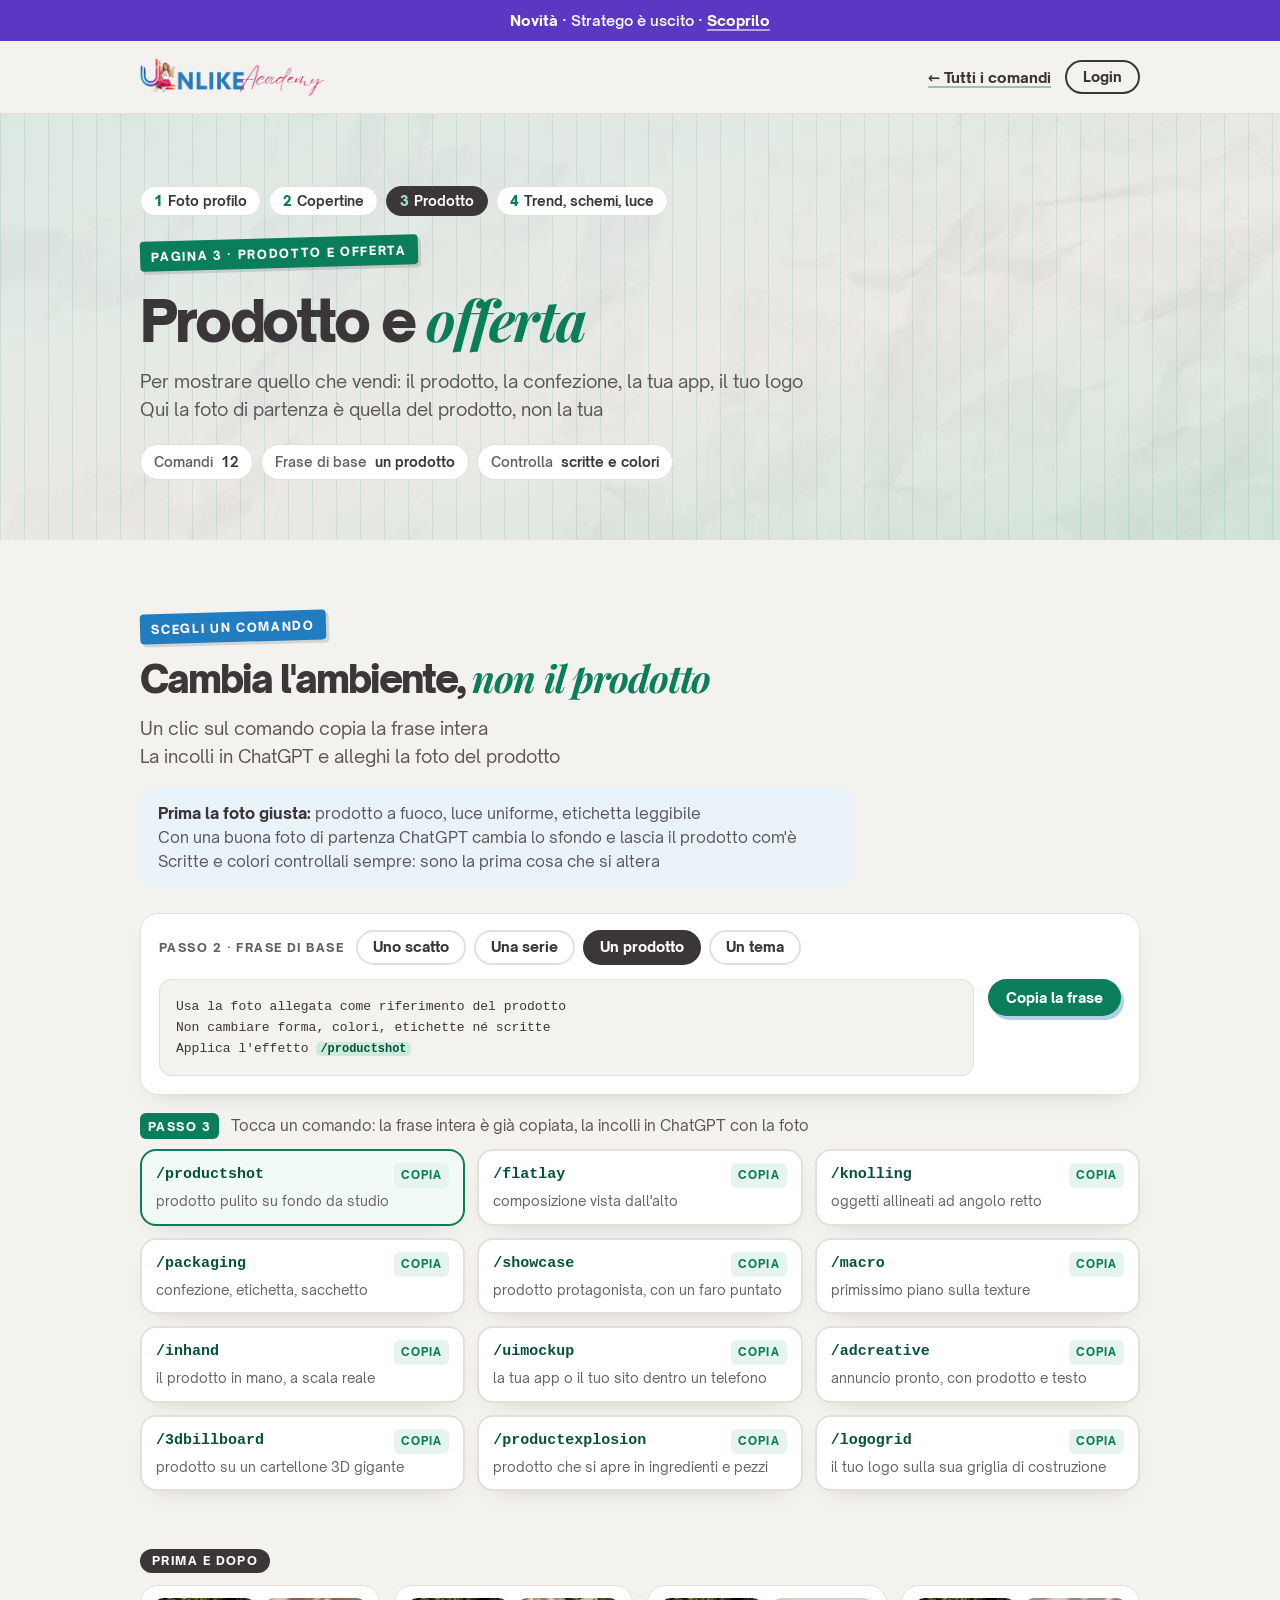
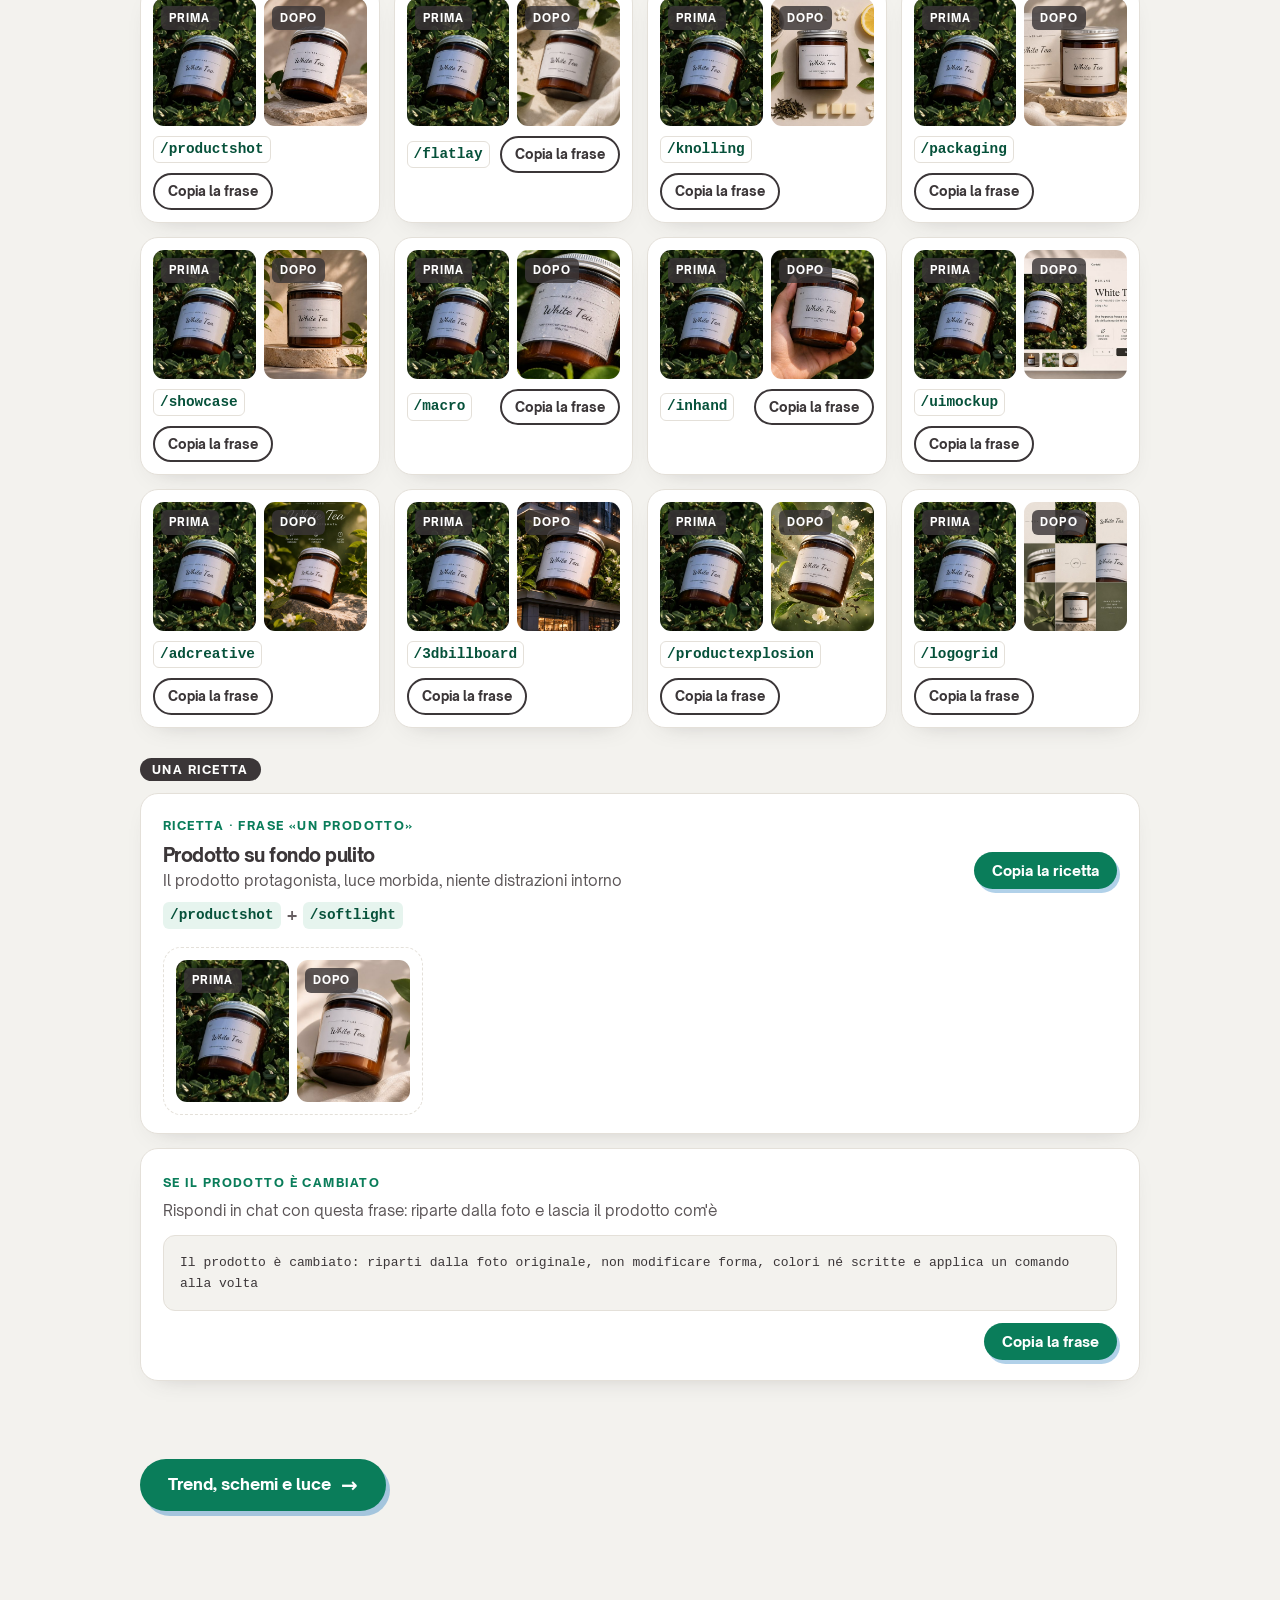
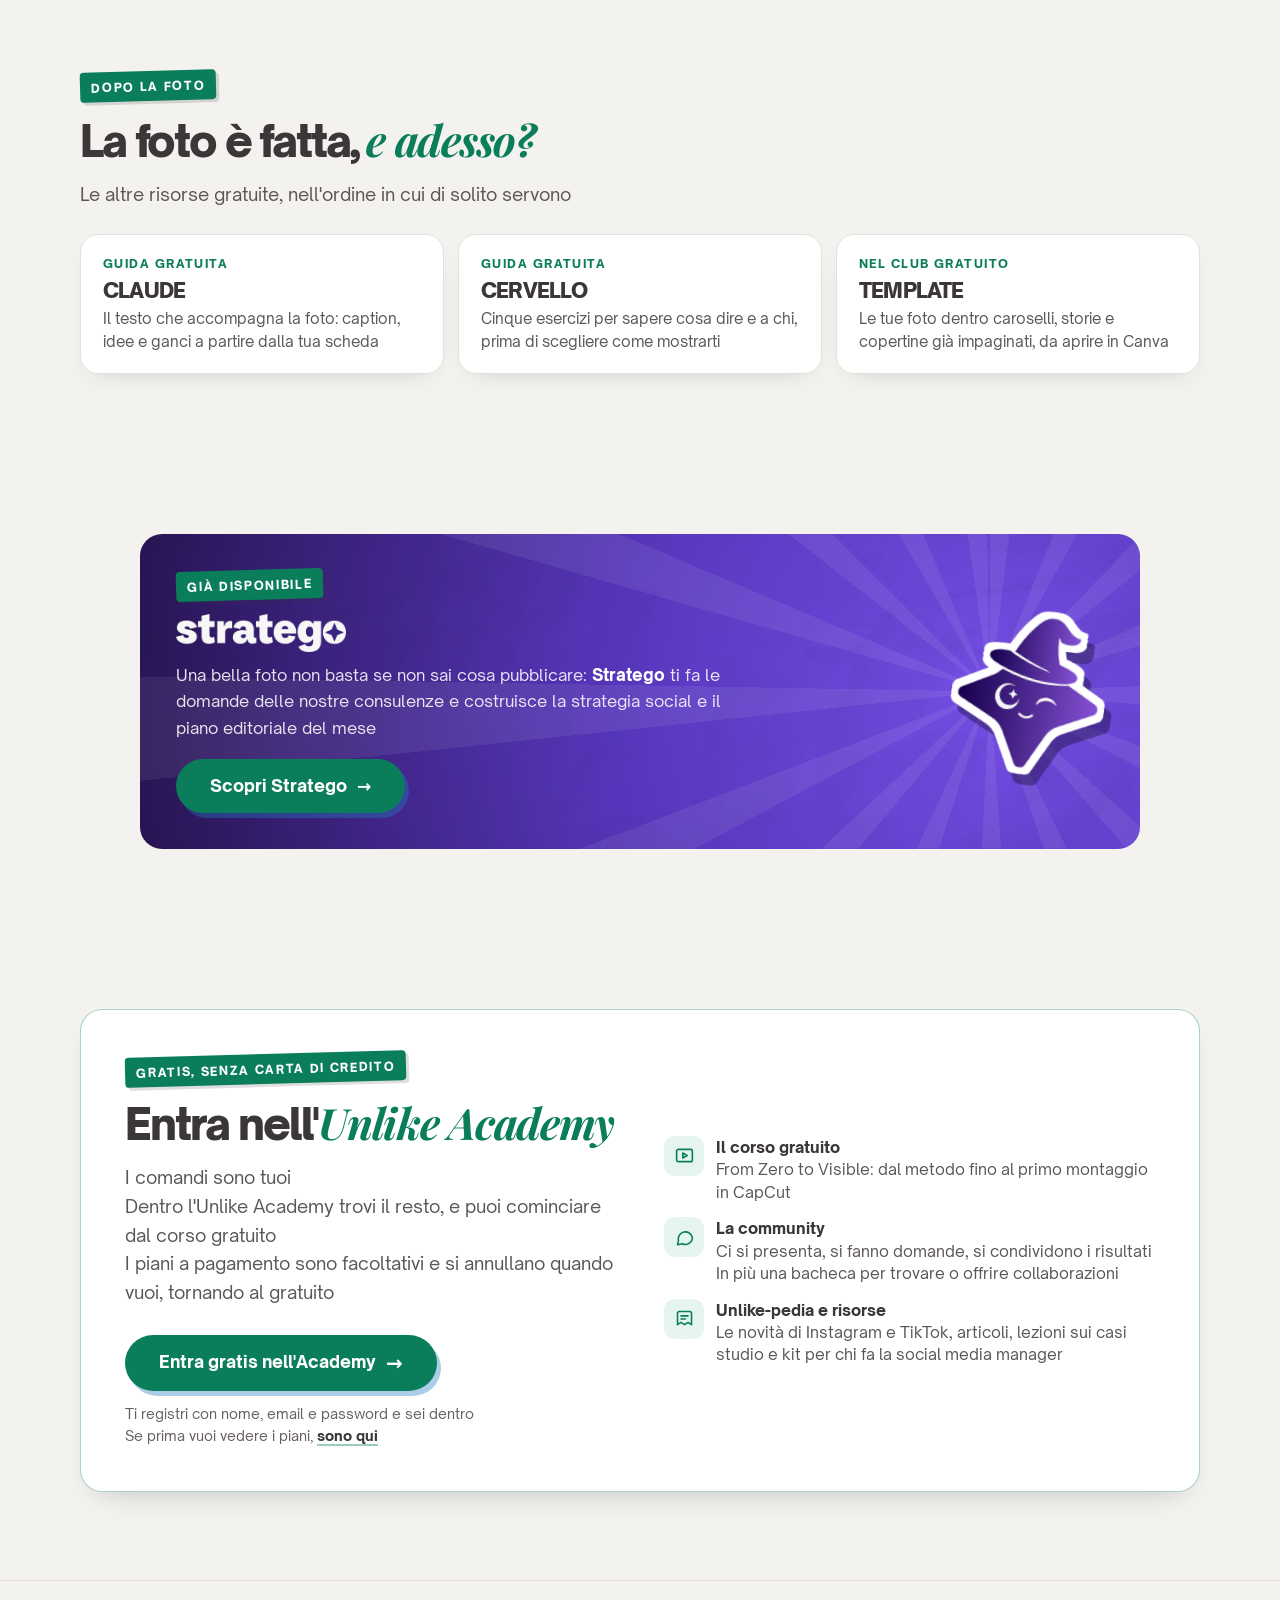
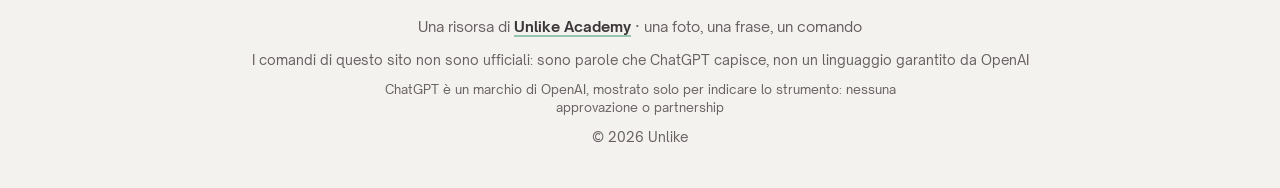
<file: prodotto.html>
<!doctype html>
<html lang="it">
<head>
<meta charset="utf-8">
<meta name="viewport" content="width=device-width, initial-scale=1">
<title>Prodotto e offerta · Unlike Academy</title>
<meta name="description" content="12 comandi per ChatGPT per foto di prodotto, mockup e annunci, senza cambiare forma né etichette. Ogni clic copia la frase intera">
<link rel="canonical" href="https://gpt.unlikeacademy.it/prodotto.html">
<meta property="og:title" content="Prodotto e offerta con ChatGPT">
<meta property="og:description" content="Comandi per ChatGPT: foto di prodotto, mockup e annunci, con la frase già pronta">
<meta property="og:type" content="website">
<meta property="og:url" content="https://gpt.unlikeacademy.it/prodotto.html">
<meta property="og:image" content="https://gpt.unlikeacademy.it/assets/img/og-gpt.jpg">
<meta property="og:locale" content="it_IT">
<meta name="twitter:card" content="summary_large_image">
<link rel="icon" href="assets/logo/favicon.png">
<link rel="apple-touch-icon" href="assets/logo/apple-touch-icon.png">
<link rel="preload" href="assets/fonts/open-sauce-sans-900.woff2" as="font" type="font/woff2" crossorigin>
<link rel="stylesheet" href="assets/stile.css?v=1">
<link rel="stylesheet" href="assets/gpt.css?v=1">
<script>window.BASI={"uno": "Usa la foto allegata come riferimento\nMantieni il mio viso, i miei tratti e le mie proporzioni: devo restare riconoscibile\nApplica l'effetto [COMANDO]\nRisultato realistico e naturale, formato verticale 4:5", "serie": "Usa la foto allegata come riferimento\nMantieni il mio aspetto e uno stile visivo coerente\n[COMANDO] Crea 5 immagini con la stessa persona, cambiando angolazione, posa e inquadratura", "prodotto": "Usa la foto allegata come riferimento del prodotto\nNon cambiare forma, colori, etichette né scritte\nApplica l'effetto [COMANDO]", "tema": "Crea un'immagine verticale 4:5 sul tema: [IL TUO TEMA]\nApplica l'effetto [COMANDO]\nTesti brevi, in italiano, ben leggibili"}</script>
<script src="https://academy.unlikeacademy.it/traccia.js?v=1" defer data-risorsa="gpt"></script>
</head>
<body>
<a class="strip" data-live href="https://black.unlikeacademy.it/?utm_source=gpt&amp;utm_medium=striscia&amp;utm_campaign=bf26" target="_blank" rel="noopener"><b>Live gratuita</b> giovedì 26/11 alle 19:30 · ti mostriamo Stratego dal vivo · <u>Iscriviti</u></a><script data-striscia>(function(){if(Date.now()<Date.UTC(2026,10,26,18,30))return;var s=document.querySelector('a[data-live]');if(!s)return;s.href='#stratego';s.removeAttribute('target');s.innerHTML='<b>Novità</b> · Stratego è uscito · <u>Scoprilo</u>';})()</script>

<header class="wrap stretta hd">
  <a href="index.html"><img src="assets/logo/logo.webp" alt="Unlike Academy" width="768" height="158"></a>
  <div class="dx"><a class="acc" href="index.html"><b>&larr; Tutti i comandi</b></a><a class="login" href="https://club.unlikeacademy.it/sign_in" target="_blank" rel="noopener">Login</a></div>
</header>

<main>
<section class="hero int">
  <div class="wrap stretta">
    <nav class="nav5" aria-label="Le quattro pagine"><a href="foto-profilo.html"><b>1</b>Foto profilo</a><a href="copertine.html"><b>2</b>Copertine</a><a href="prodotto.html" class="on" aria-current="page"><b>3</b>Prodotto</a><a href="trend-schemi-luce.html"><b>4</b>Trend, schemi, luce</a></nav>
    <span class="kicker">Pagina 3 · prodotto e offerta</span>
    <h1>Prodotto e <em>offerta</em></h1>
    <p class="lead">Per mostrare quello che vendi: il prodotto, la confezione, la tua app, il tuo logo<br>Qui la foto di partenza è quella del prodotto, non la tua</p>
    <div class="meta"><span><i>Comandi</i> 12</span><span><i>Frase di base</i> un prodotto</span><span><i>Controlla</i> scritte e colori</span></div>
    
  </div>
</section>
<section class="int-sec" id="prodotto">
  <div class="wrap stretta">
    <span class="eyebrow">Scegli un comando</span>
    <h2>Cambia l'ambiente, <em>non il prodotto</em></h2>
    <p class="lead">Un clic sul comando copia la frase intera<br>La incolli in ChatGPT e alleghi la foto del prodotto</p>
    <div class="note azz"><b>Prima la foto giusta:</b> prodotto a fuoco, luce uniforme, etichetta leggibile<br>Con una buona foto di partenza ChatGPT cambia lo sfondo e lascia il prodotto com'è<br>Scritte e colori controllali sempre: sono la prima cosa che si altera</div>
    <div class="cmdbox" id="box-prodotto" data-base="prodotto" data-partenza="prodotto">
  <div class="cmdbar">
    <div class="bases" role="group" aria-label="Frase di base"><span class="lbl">Passo 2 · frase di base</span><button type="button" data-base="uno" aria-pressed="false">Uno scatto</button><button type="button" data-base="serie" aria-pressed="false">Una serie</button><button type="button" data-base="prodotto" aria-pressed="true">Un prodotto</button><button type="button" data-base="tema" aria-pressed="false">Un tema</button></div>
    <div class="prev">
      <pre class="pv" tabindex="0" aria-label="Anteprima della frase che copi">Usa la foto allegata come riferimento del prodotto
Non cambiare forma, colori, etichette né scritte
Applica l'effetto <span class="cm">/productshot</span></pre>
      <button type="button" class="copy cp-prev">Copia la frase</button>
    </div>
    <p class="agg" hidden></p>
  </div>
  <p class="stepl"><b>Passo 3</b> Tocca un comando: la frase intera è già copiata, la incolli in ChatGPT con la foto</p>
  <div class="cmds"><button type="button" class="chip on" data-c="/productshot" data-id="productshot" aria-label="Copia la frase con /productshot"><span class="t"><code class="c">/productshot</code><span class="cp">Copia</span></span><span class="d">prodotto pulito su fondo da studio</span></button><button type="button" class="chip" data-c="/flatlay" data-id="flatlay" aria-label="Copia la frase con /flatlay"><span class="t"><code class="c">/flatlay</code><span class="cp">Copia</span></span><span class="d">composizione vista dall'alto</span></button><button type="button" class="chip" data-c="/knolling" data-id="knolling" aria-label="Copia la frase con /knolling"><span class="t"><code class="c">/knolling</code><span class="cp">Copia</span></span><span class="d">oggetti allineati ad angolo retto</span></button><button type="button" class="chip" data-c="/packaging" data-id="packaging" aria-label="Copia la frase con /packaging"><span class="t"><code class="c">/packaging</code><span class="cp">Copia</span></span><span class="d">confezione, etichetta, sacchetto</span></button><button type="button" class="chip" data-c="/showcase" data-id="showcase" aria-label="Copia la frase con /showcase"><span class="t"><code class="c">/showcase</code><span class="cp">Copia</span></span><span class="d">prodotto protagonista, con un faro puntato</span></button><button type="button" class="chip" data-c="/macro" data-id="macro" aria-label="Copia la frase con /macro"><span class="t"><code class="c">/macro</code><span class="cp">Copia</span></span><span class="d">primissimo piano sulla texture</span></button><button type="button" class="chip" data-c="/inhand" data-id="inhand" aria-label="Copia la frase con /inhand"><span class="t"><code class="c">/inhand</code><span class="cp">Copia</span></span><span class="d">il prodotto in mano, a scala reale</span></button><button type="button" class="chip" data-c="/uimockup" data-id="uimockup" aria-label="Copia la frase con /uimockup"><span class="t"><code class="c">/uimockup</code><span class="cp">Copia</span></span><span class="d">la tua app o il tuo sito dentro un telefono</span></button><button type="button" class="chip" data-c="/adcreative" data-id="adcreative" aria-label="Copia la frase con /adcreative"><span class="t"><code class="c">/adcreative</code><span class="cp">Copia</span></span><span class="d">annuncio pronto, con prodotto e testo</span></button><button type="button" class="chip" data-c="/3dbillboard" data-id="3dbillboard" aria-label="Copia la frase con /3dbillboard"><span class="t"><code class="c">/3dbillboard</code><span class="cp">Copia</span></span><span class="d">prodotto su un cartellone 3D gigante</span></button><button type="button" class="chip" data-c="/productexplosion" data-id="productexplosion" aria-label="Copia la frase con /productexplosion"><span class="t"><code class="c">/productexplosion</code><span class="cp">Copia</span></span><span class="d">prodotto che si apre in ingredienti e pezzi</span></button><button type="button" class="chip" data-c="/logogrid" data-id="logogrid" aria-label="Copia la frase con /logogrid"><span class="t"><code class="c">/logogrid</code><span class="cp">Copia</span></span><span class="d">il tuo logo sulla sua griglia di costruzione</span></button></div>
  <div class="pdbox" hidden><h3 class="titoletto">Prima e dopo</h3><div class="pdg"></div></div>
</div>
    <h3 class="titoletto">Una ricetta</h3><div class="ricetta" data-id="ricettaprodotto" data-partenza="prodotto" data-base="prodotto" data-c="/productshot /softlight">
  <div class="rt"><span class="no">Ricetta · frase «Un prodotto»</span><h3>Prodotto su fondo pulito</h3><p>Il prodotto protagonista, luce morbida, niente distrazioni intorno</p><div class="cc"><code>/productshot</code><span class="piu">+</span><code>/softlight</code></div></div>
  <button type="button" class="copy cp-ric">Copia la ricetta</button>
</div>
    <div class="base largo">
  <span class="no">Se il prodotto è cambiato</span>
  <p class="q">Rispondi in chat con questa frase: riparte dalla foto e lascia il prodotto com'è</p>
  <pre id="b-prodotto-cambiato">Il prodotto è cambiato: riparti dalla foto originale, non modificare forma, colori né scritte e applica un comando alla volta</pre>
  <div class="pact"><button type="button" class="copy" data-target="b-prodotto-cambiato">Copia la frase</button></div>
</div>
  </div>
</section>
<section class="int-sec pros"><div class="wrap stretta"><div class="prossima"><a class="btn" href="trend-schemi-luce.html">Trend, schemi e luce <span class="ar">&rarr;</span></a></div></div></section>
<section class="sec dopo-sec" id="dopo">
  <div class="wrap">
    <span class="eyebrow rosa">Dopo la foto</span>
    <h2 class="sh">La foto è fatta, <em>e adesso?</em></h2>
    <p class="lead">Le altre risorse gratuite, nell'ordine in cui di solito servono</p>
    <ul class="dopo">
      <li><a href="https://aigratis.unlikeacademy.it/?utm_source=gpt&amp;utm_medium=prodotto-claude&amp;utm_campaign=gpt" target="_blank" rel="noopener"><small>Guida gratuita</small><b>CLAUDE</b><span>Il testo che accompagna la foto: caption, idee e ganci a partire dalla tua scheda</span></a></li>
      <li><a href="https://cervello.unlikeacademy.it/?utm_source=gpt&amp;utm_medium=prodotto-cervello&amp;utm_campaign=gpt" target="_blank" rel="noopener"><small>Guida gratuita</small><b>CERVELLO</b><span>Cinque esercizi per sapere cosa dire e a chi, prima di scegliere come mostrarti</span></a></li>
      <li><a href="https://entra.unlikeacademy.it/template/?utm_source=gpt&amp;utm_medium=prodotto-template&amp;utm_campaign=gpt" target="_blank" rel="noopener"><small>Nel Club gratuito</small><b>TEMPLATE</b><span>Le tue foto dentro caroselli, storie e copertine già impaginati, da aprire in Canva</span></a></li>
    </ul>
  </div>
</section>
<section id="stratego" class="int-sec"><div class="wrap stretta">
  <div class="stbanner">
    <div>
      <span class="eyebrow">Già disponibile</span>
      <img class="wm" src="assets/stratego/stratego-wordmark-bianco.png" alt="Stratego" width="800" height="179">
      <p>Una bella foto non basta se non sai cosa pubblicare: <b>Stratego</b> ti fa le domande delle nostre consulenze e costruisce la strategia social e il piano editoriale del mese</p>
      <a class="btn" href="https://stratego.social/?utm_source=gpt&amp;utm_medium=prodotto&amp;utm_campaign=gpt" target="_blank" rel="noopener">Scopri Stratego <span>&rarr;</span></a>
    </div>
    <img class="mago" src="assets/stratego/mascotte.png" alt="" width="390" height="420" loading="lazy">
  </div>
</div></section>
<section class="sec team academy">
  <div class="wrap">
    <div class="box">
      <div>
        <span class="eyebrow rosa">Gratis, senza carta di credito</span>
        <h2 class="sh">Entra nell'<em>Unlike Academy</em></h2>
        <p class="lead">I comandi sono tuoi<br>Dentro l'Unlike Academy trovi il resto, e puoi cominciare dal corso gratuito<br>I piani a pagamento sono facoltativi e si annullano quando vuoi, tornando al gratuito</p>
        <div class="btns"><a class="btn" href="https://entra.unlikeacademy.it/?utm_source=gpt&amp;utm_medium=prodotto-academy&amp;utm_campaign=gpt" target="_blank" rel="noopener">Entra gratis nell'Academy <span class="ar">&rarr;</span></a></div>
        <p class="micro">Ti registri con nome, email e password e sei dentro<br>Se prima vuoi vedere i piani, <a href="https://academy.unlikeacademy.it/?utm_source=gpt&amp;utm_medium=prodotto-academy&amp;utm_campaign=gpt" target="_blank" rel="noopener">sono qui</a></p>
      </div>
      <ul>
        <li><span class="ic"><svg viewBox="0 0 24 24"><rect x="3" y="5" width="18" height="14" rx="2"/><path d="M10 9.2l5 2.8-5 2.8z"/></svg></span><span><b>Il corso gratuito</b>From Zero to Visible: dal metodo fino al primo montaggio in CapCut</span></li>
        <li><span class="ic"><svg viewBox="0 0 24 24"><path d="M21 12a8 8 0 0 1-11.6 7.1L4 20.2l1.1-4.7A8 8 0 1 1 21 12z"/></svg></span><span><b>La community</b>Ci si presenta, si fanno domande, si condividono i risultati<br>In più una bacheca per trovare o offrire collaborazioni</span></li>
        <li><span class="ic"><svg viewBox="0 0 24 24"><path d="M4 19V6a2 2 0 0 1 2-2h12a2 2 0 0 1 2 2v13l-4-2.5L12 19l-4-2.5z"/><path d="M8 9h8M8 12.5h5"/></svg></span><span><b>Unlike-pedia e risorse</b>Le novità di Instagram e TikTok, articoli, lezioni sui casi studio e kit per chi fa la social media manager</span></li>
      </ul>
    </div>
  </div>
</section>
</main>

<footer><div class="wrap">
  <p>Una risorsa di <a href="https://entra.unlikeacademy.it/?utm_source=gpt&amp;utm_medium=footer&amp;utm_campaign=gpt">Unlike Academy</a> · una foto, una frase, un comando</p>
  <p>I comandi di questo sito non sono ufficiali: sono parole che ChatGPT capisce, non un linguaggio garantito da OpenAI</p>
  <p class="marchi">ChatGPT è un marchio di OpenAI, mostrato solo per indicare lo strumento: nessuna approvazione o partnership</p><p>© 2026 Unlike</p>
</div></footer>

<script src="assets/pagina.js?v=1"></script>
</body>
</html>
</file>
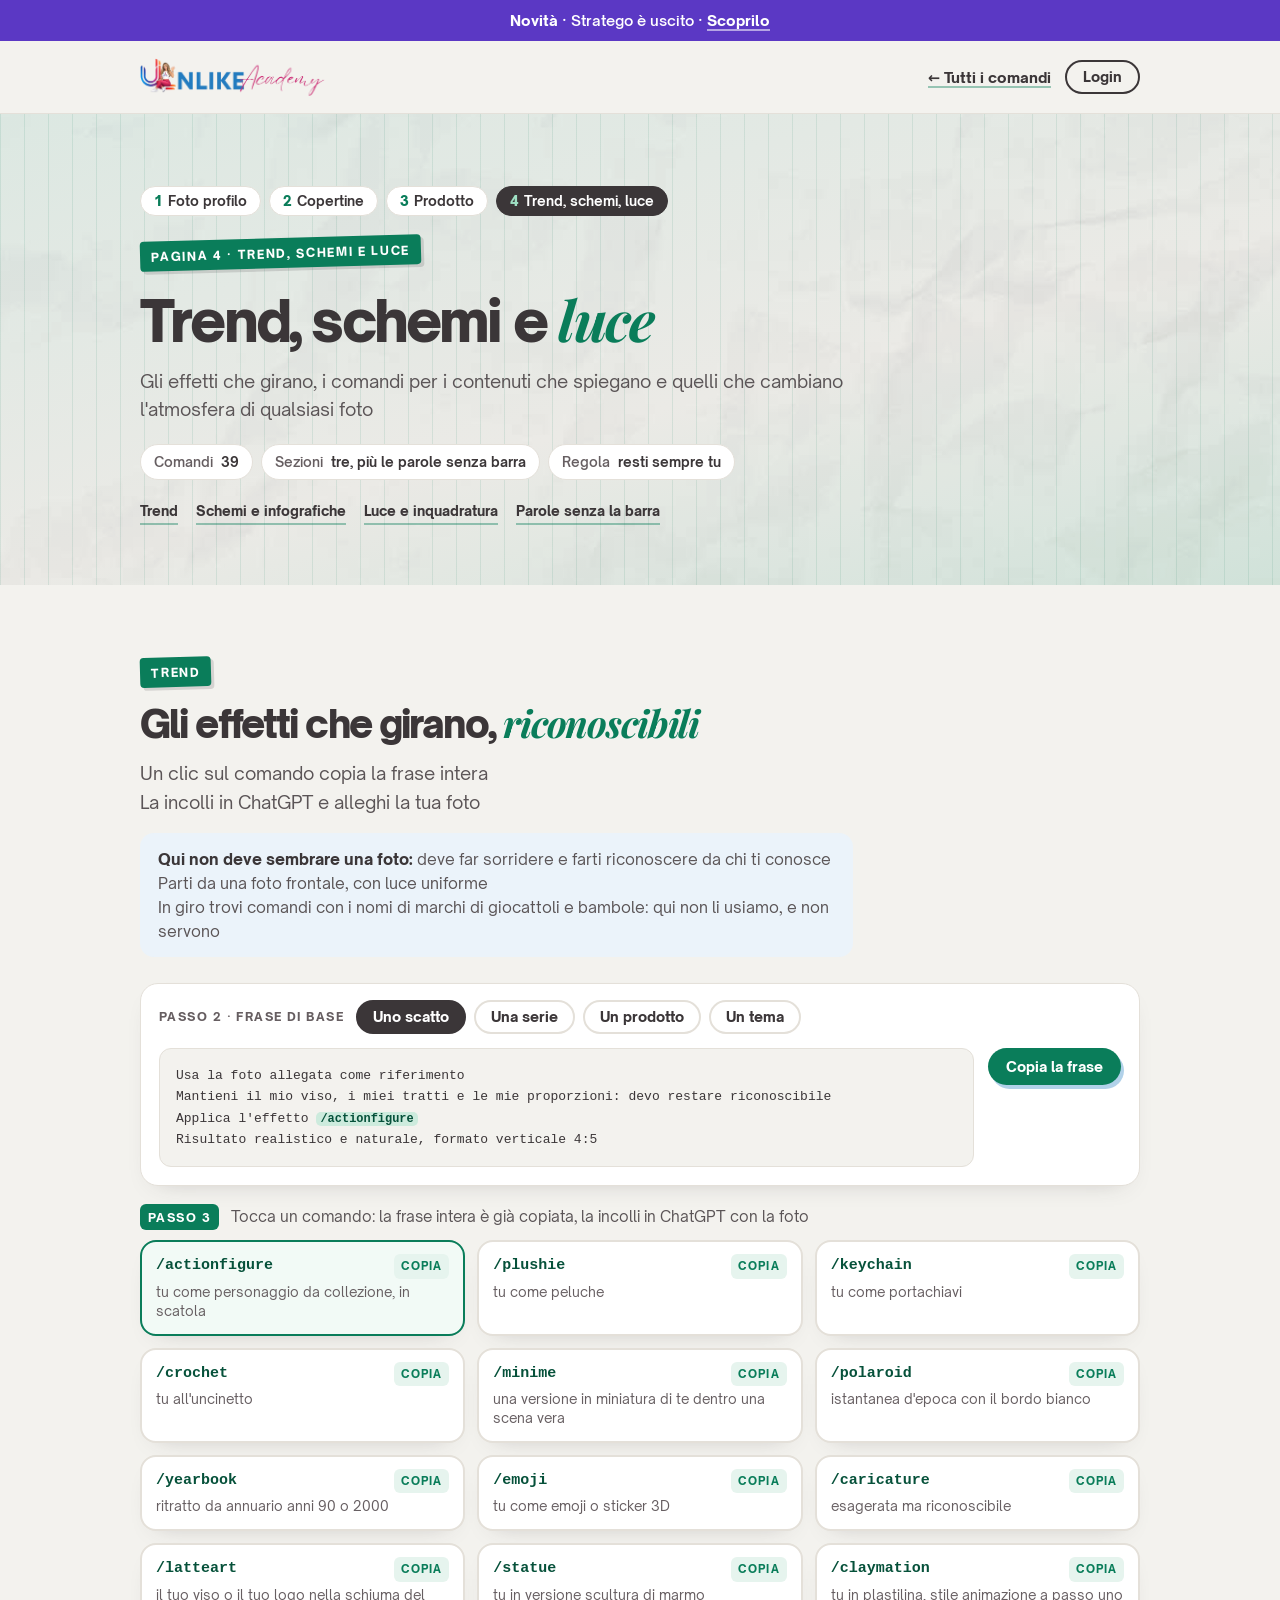
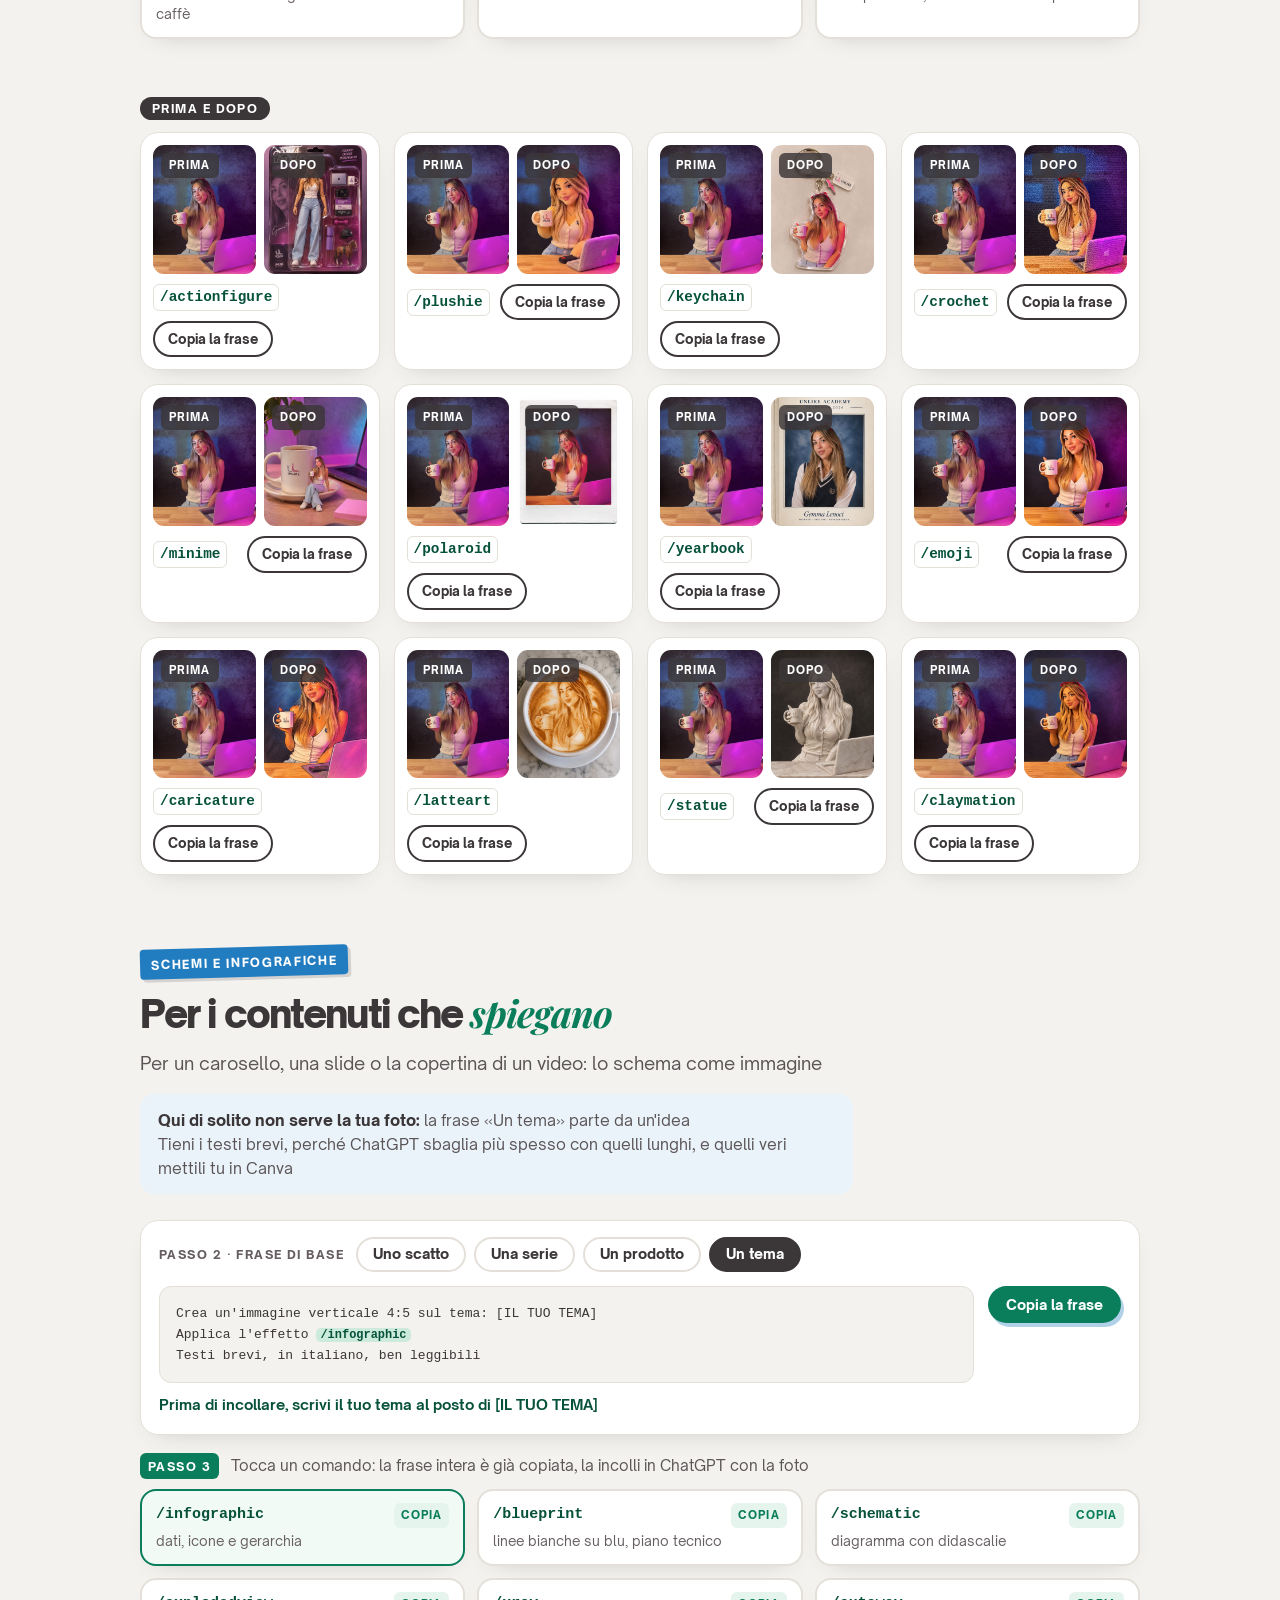
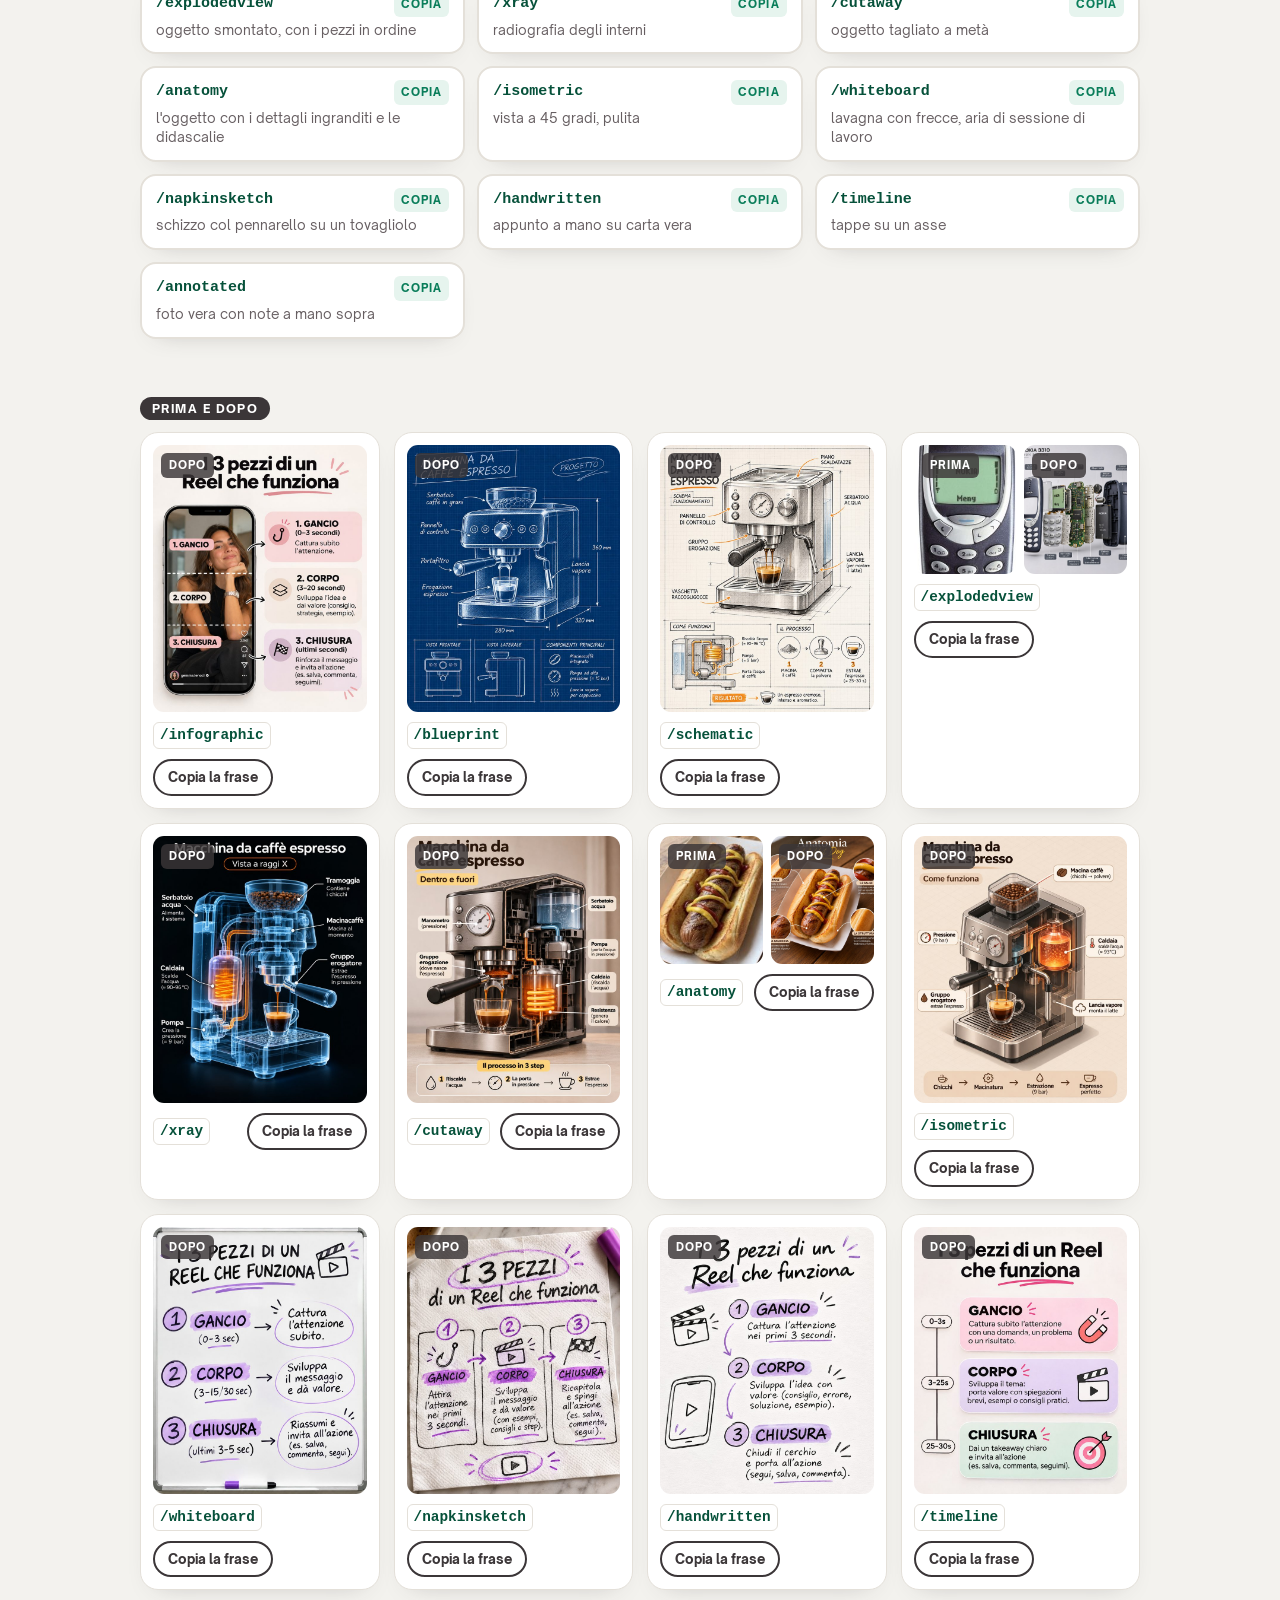
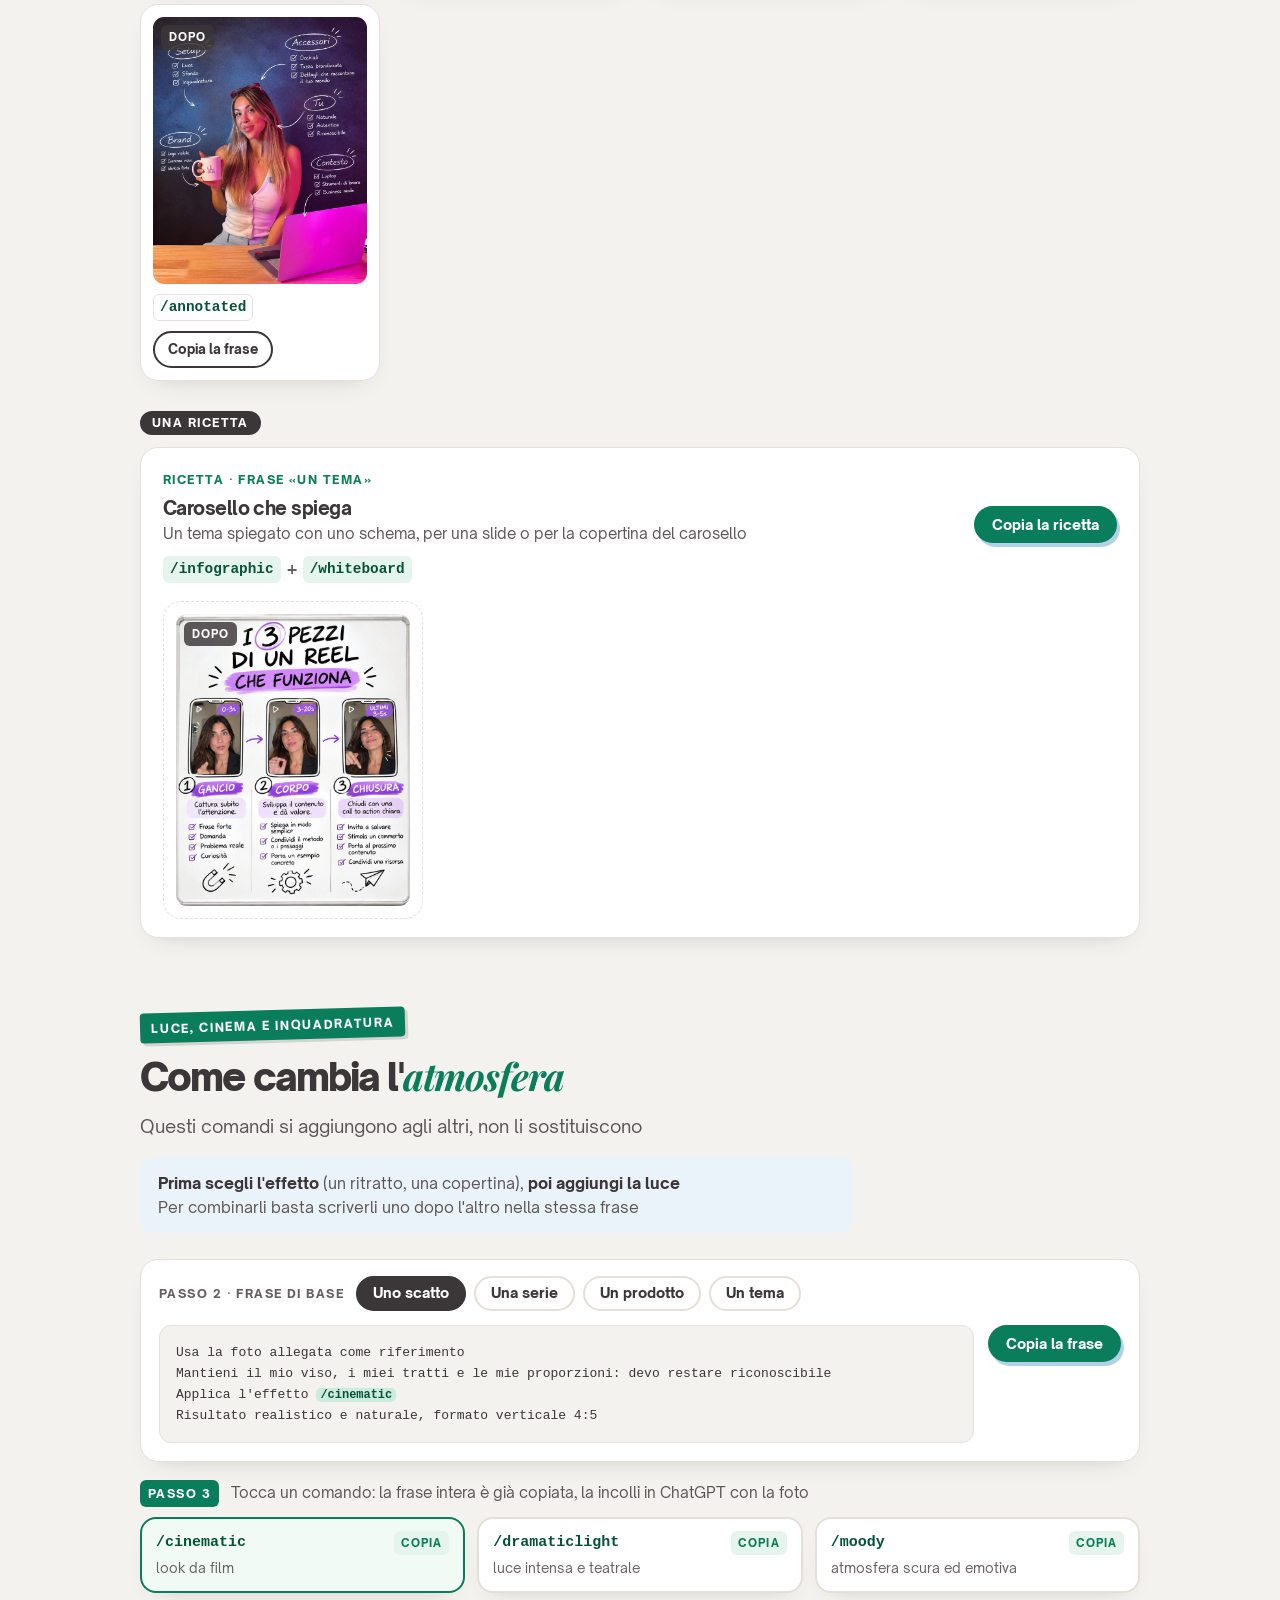
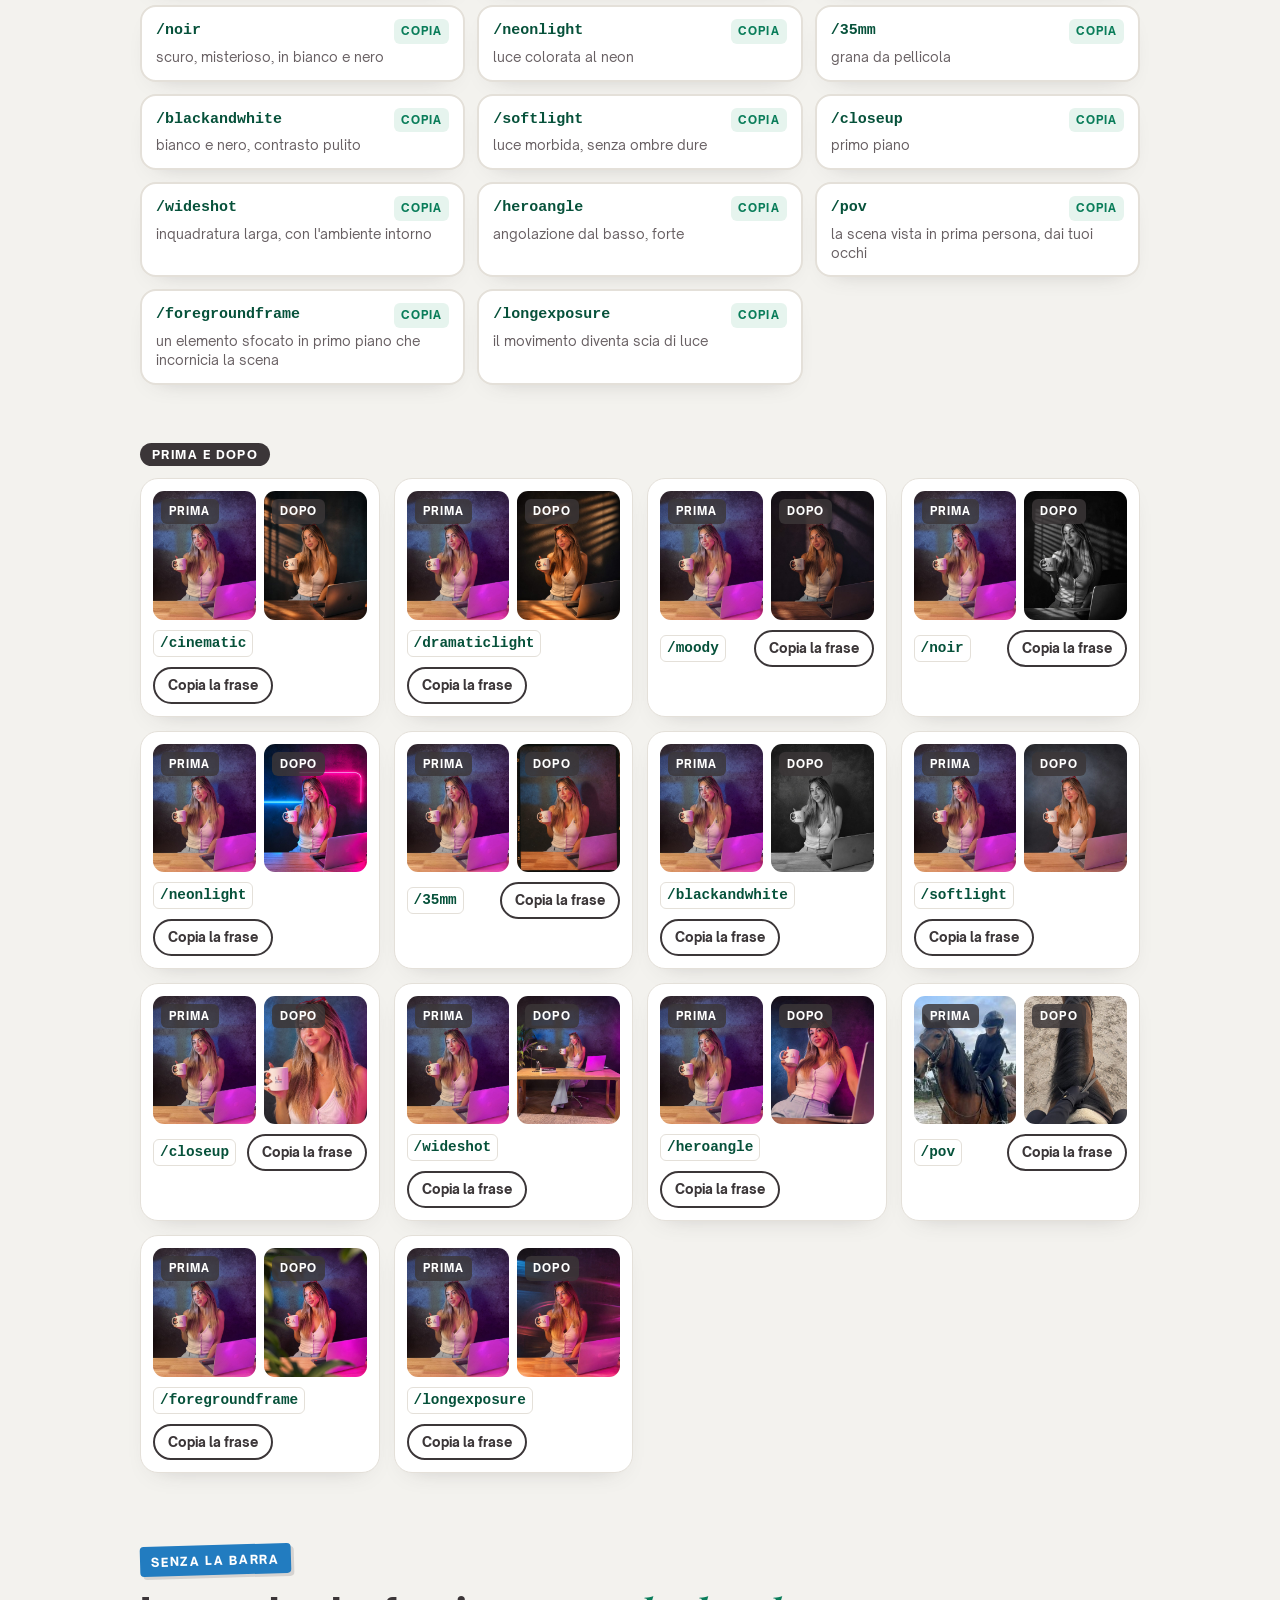
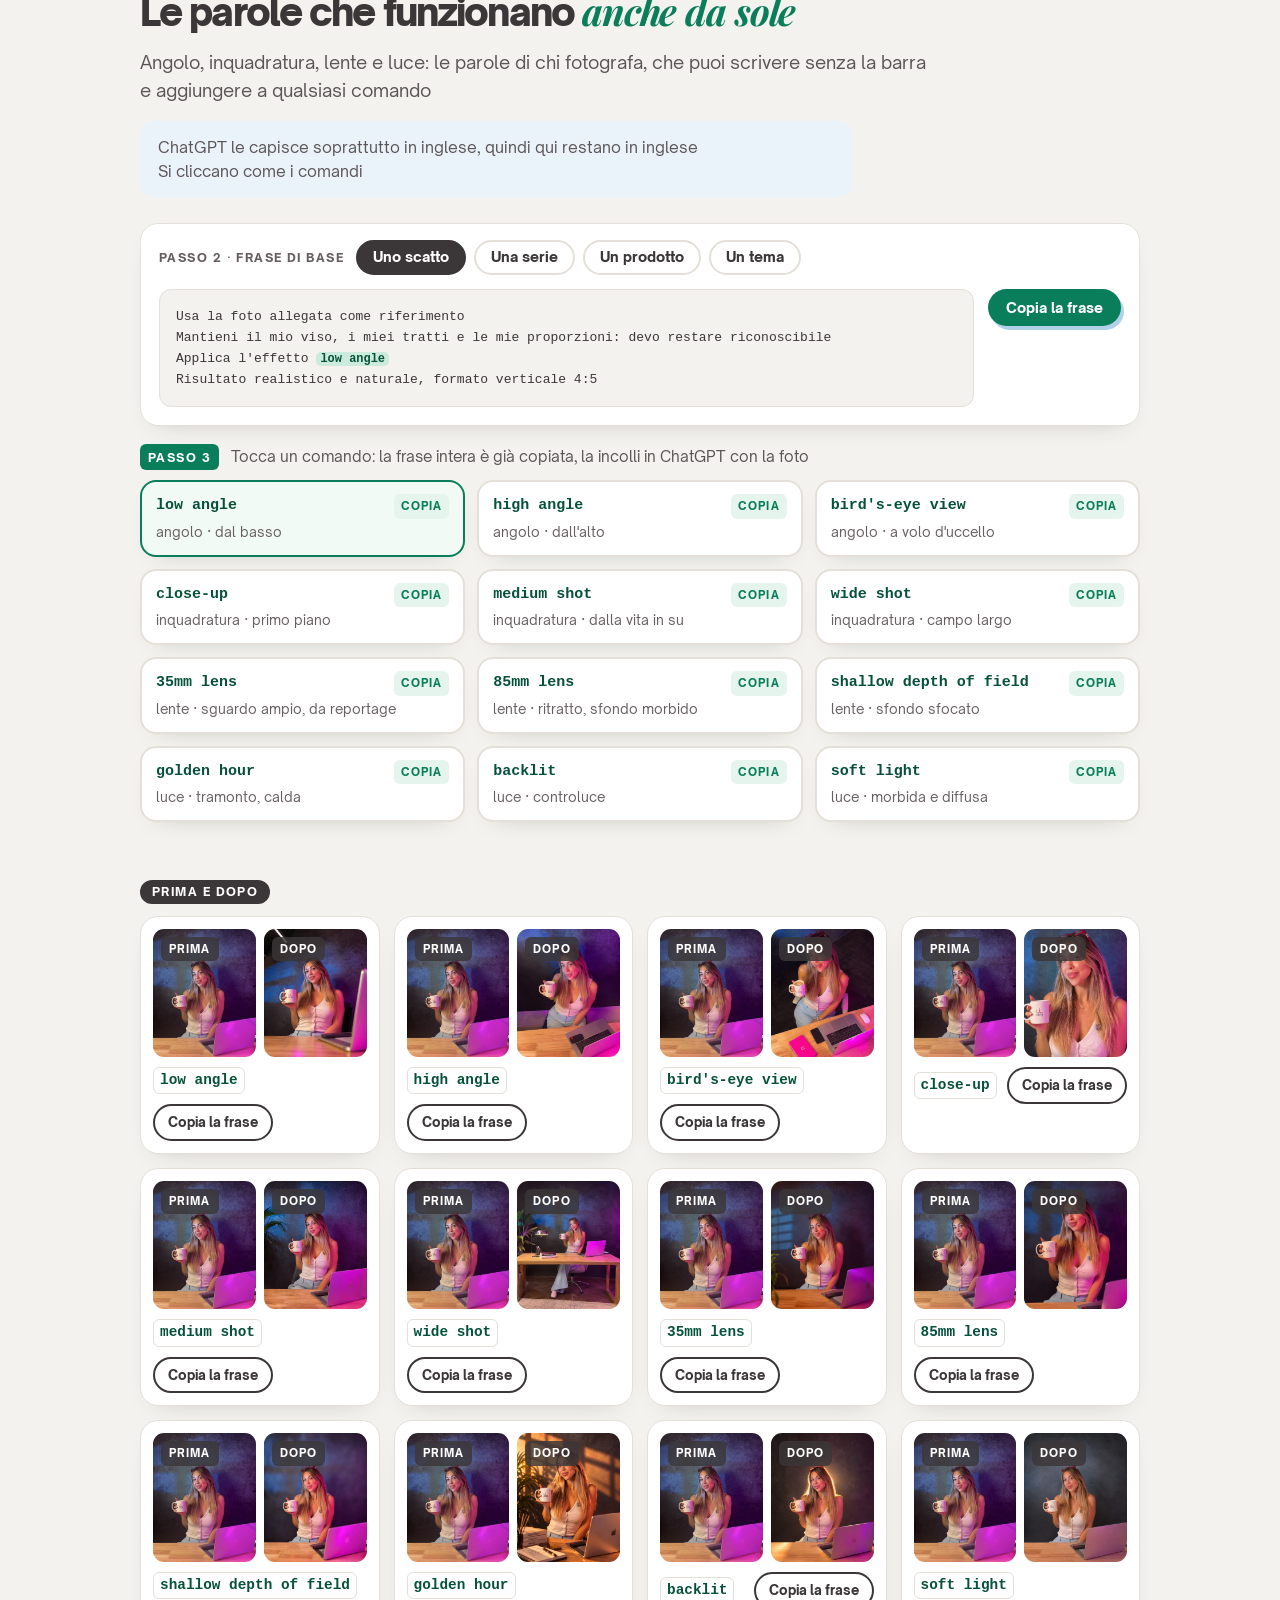
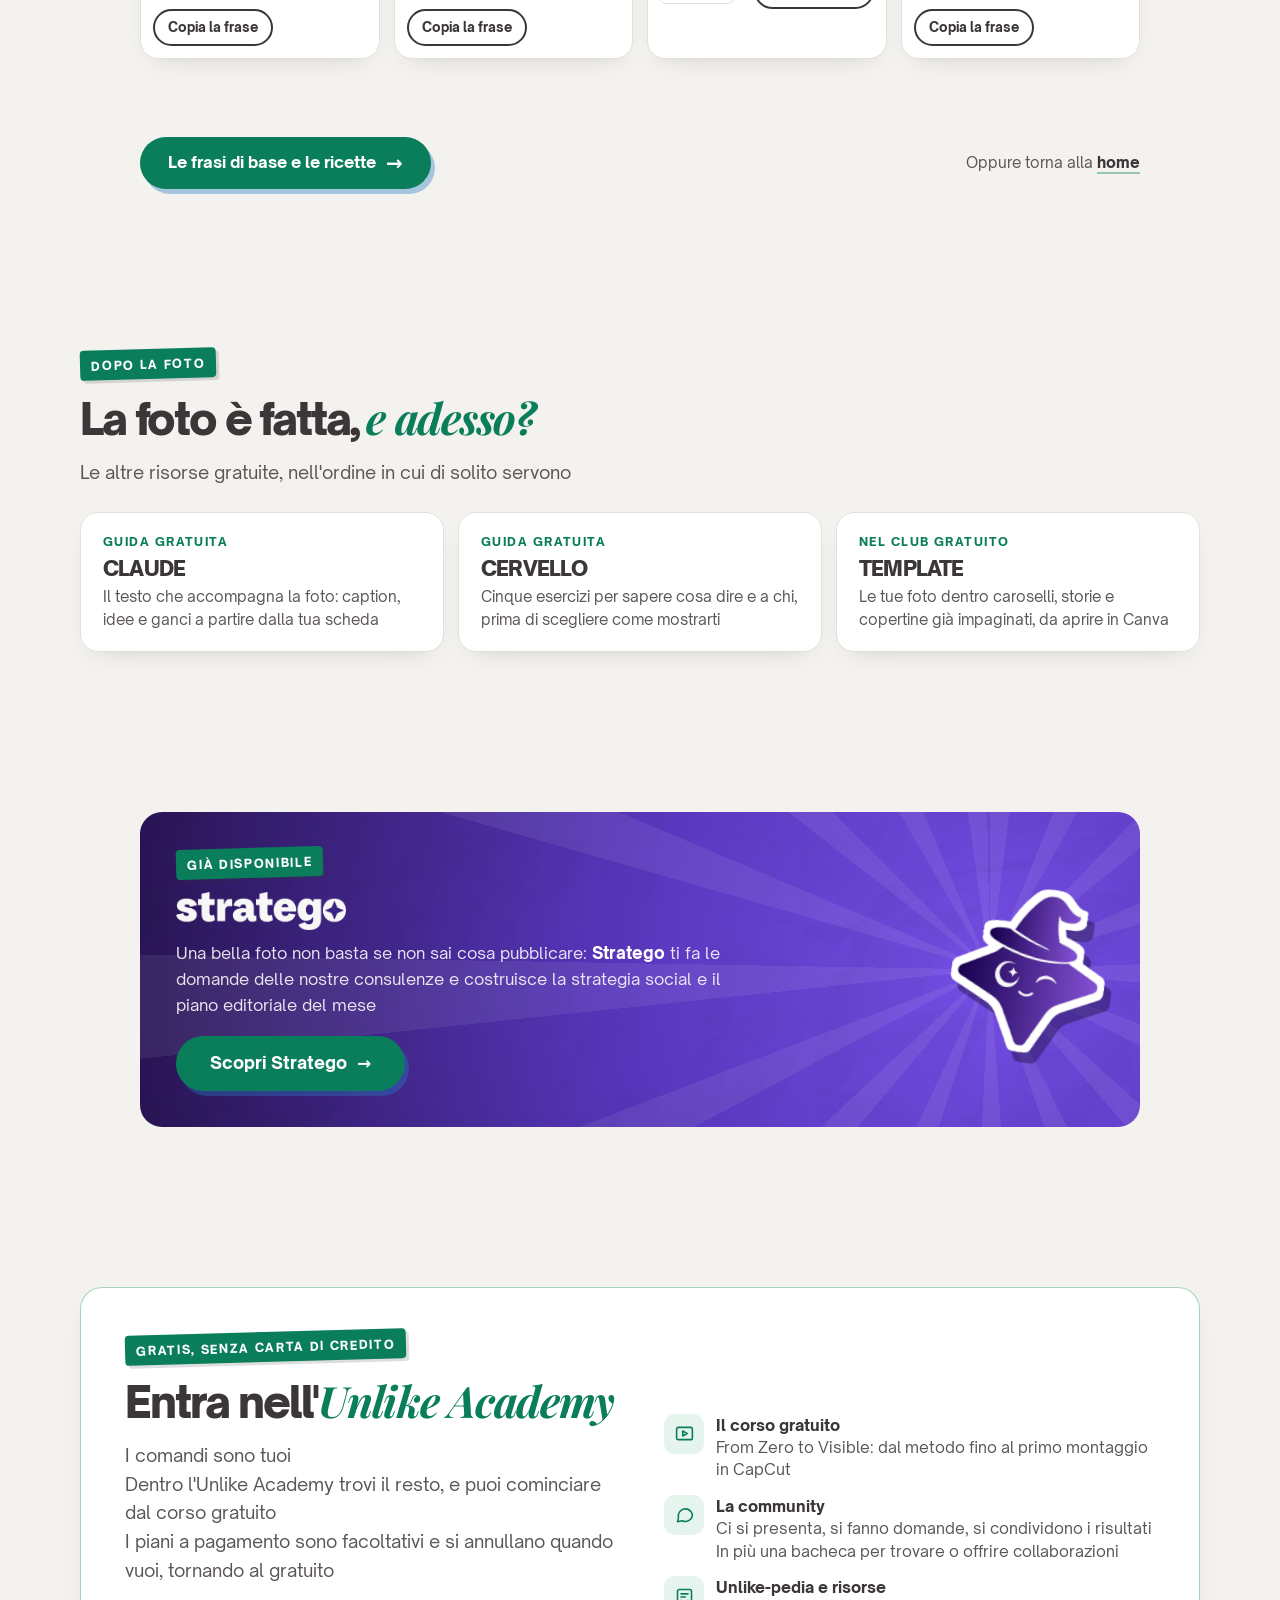
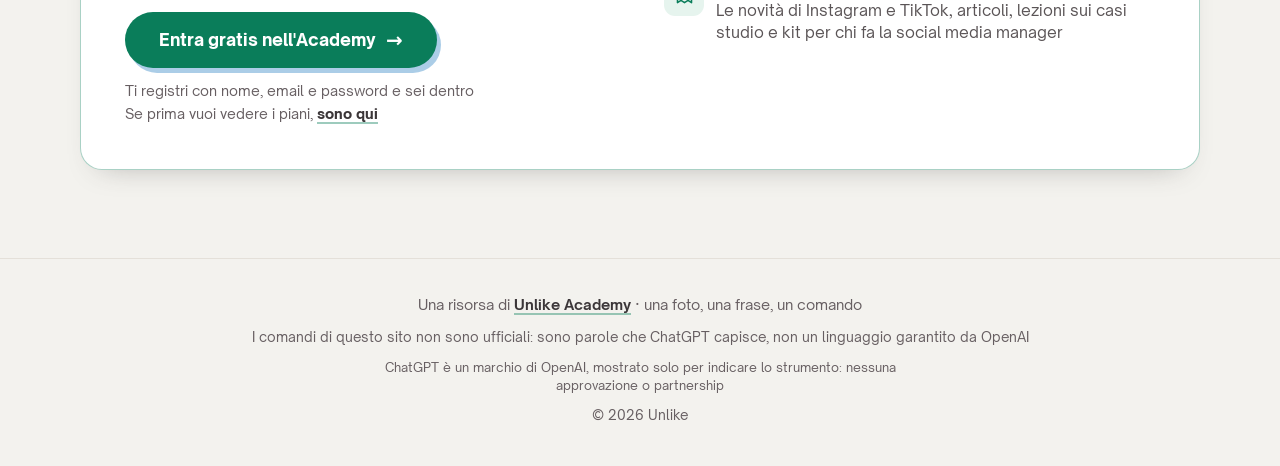
<file: trend-schemi-luce.html>
<!doctype html>
<html lang="it">
<head>
<meta charset="utf-8">
<meta name="viewport" content="width=device-width, initial-scale=1">
<title>Trend, schemi e luce · Unlike Academy</title>
<meta name="description" content="39 comandi per ChatGPT: gli effetti che girano, schemi e infografiche per i contenuti che spiegano, luce e inquadratura. Ogni clic copia la frase intera">
<link rel="canonical" href="https://gpt.unlikeacademy.it/trend-schemi-luce.html">
<meta property="og:title" content="Trend, schemi e luce con ChatGPT">
<meta property="og:description" content="Comandi per ChatGPT: trend, infografiche, luce e inquadratura">
<meta property="og:type" content="website">
<meta property="og:url" content="https://gpt.unlikeacademy.it/trend-schemi-luce.html">
<meta property="og:image" content="https://gpt.unlikeacademy.it/assets/img/og-gpt.jpg">
<meta property="og:locale" content="it_IT">
<meta name="twitter:card" content="summary_large_image">
<link rel="icon" href="assets/logo/favicon.png">
<link rel="apple-touch-icon" href="assets/logo/apple-touch-icon.png">
<link rel="preload" href="assets/fonts/open-sauce-sans-900.woff2" as="font" type="font/woff2" crossorigin>
<link rel="stylesheet" href="assets/stile.css?v=1">
<link rel="stylesheet" href="assets/gpt.css?v=1">
<script>window.BASI={"uno": "Usa la foto allegata come riferimento\nMantieni il mio viso, i miei tratti e le mie proporzioni: devo restare riconoscibile\nApplica l'effetto [COMANDO]\nRisultato realistico e naturale, formato verticale 4:5", "serie": "Usa la foto allegata come riferimento\nMantieni il mio aspetto e uno stile visivo coerente\n[COMANDO] Crea 5 immagini con la stessa persona, cambiando angolazione, posa e inquadratura", "prodotto": "Usa la foto allegata come riferimento del prodotto\nNon cambiare forma, colori, etichette né scritte\nApplica l'effetto [COMANDO]", "tema": "Crea un'immagine verticale 4:5 sul tema: [IL TUO TEMA]\nApplica l'effetto [COMANDO]\nTesti brevi, in italiano, ben leggibili"}</script>
<script src="https://academy.unlikeacademy.it/traccia.js?v=1" defer data-risorsa="gpt"></script>
</head>
<body>
<a class="strip" data-live href="https://black.unlikeacademy.it/?utm_source=gpt&amp;utm_medium=striscia&amp;utm_campaign=bf26" target="_blank" rel="noopener"><b>Live gratuita</b> giovedì 26/11 alle 19:30 · ti mostriamo Stratego dal vivo · <u>Iscriviti</u></a><script data-striscia>(function(){if(Date.now()<Date.UTC(2026,10,26,18,30))return;var s=document.querySelector('a[data-live]');if(!s)return;s.href='#stratego';s.removeAttribute('target');s.innerHTML='<b>Novità</b> · Stratego è uscito · <u>Scoprilo</u>';})()</script>

<header class="wrap stretta hd">
  <a href="index.html"><img src="assets/logo/logo.webp" alt="Unlike Academy" width="768" height="158"></a>
  <div class="dx"><a class="acc" href="index.html"><b>&larr; Tutti i comandi</b></a><a class="login" href="https://club.unlikeacademy.it/sign_in" target="_blank" rel="noopener">Login</a></div>
</header>

<main>
<section class="hero int">
  <div class="wrap stretta">
    <nav class="nav5" aria-label="Le quattro pagine"><a href="foto-profilo.html"><b>1</b>Foto profilo</a><a href="copertine.html"><b>2</b>Copertine</a><a href="prodotto.html"><b>3</b>Prodotto</a><a href="trend-schemi-luce.html" class="on" aria-current="page"><b>4</b>Trend, schemi, luce</a></nav>
    <span class="kicker">Pagina 4 · trend, schemi e luce</span>
    <h1>Trend, schemi e <em>luce</em></h1>
    <p class="lead">Gli effetti che girano, i comandi per i contenuti che spiegano e quelli che cambiano l'atmosfera di qualsiasi foto</p>
    <div class="meta"><span><i>Comandi</i> 39</span><span><i>Sezioni</i> tre, più le parole senza barra</span><span><i>Regola</i> resti sempre tu</span></div>
    <div class="ancore"><a href="#trend">Trend</a><a href="#schemi">Schemi e infografiche</a><a href="#luce">Luce e inquadratura</a><a href="#parole">Parole senza la barra</a></div>
  </div>
</section>
<section class="int-sec" id="trend">
  <div class="wrap stretta">
    <span class="eyebrow rosa">Trend</span>
    <h2>Gli effetti che girano, <em>riconoscibili</em></h2>
    <p class="lead">Un clic sul comando copia la frase intera<br>La incolli in ChatGPT e alleghi la tua foto</p>
    <div class="note azz"><b>Qui non deve sembrare una foto:</b> deve far sorridere e farti riconoscere da chi ti conosce<br>Parti da una foto frontale, con luce uniforme<br>In giro trovi comandi con i nomi di marchi di giocattoli e bambole: qui non li usiamo, e non servono</div>
    <div class="cmdbox" id="box-trend" data-base="uno" data-partenza="tu">
  <div class="cmdbar">
    <div class="bases" role="group" aria-label="Frase di base"><span class="lbl">Passo 2 · frase di base</span><button type="button" data-base="uno" aria-pressed="true">Uno scatto</button><button type="button" data-base="serie" aria-pressed="false">Una serie</button><button type="button" data-base="prodotto" aria-pressed="false">Un prodotto</button><button type="button" data-base="tema" aria-pressed="false">Un tema</button></div>
    <div class="prev">
      <pre class="pv" tabindex="0" aria-label="Anteprima della frase che copi">Usa la foto allegata come riferimento
Mantieni il mio viso, i miei tratti e le mie proporzioni: devo restare riconoscibile
Applica l'effetto <span class="cm">/actionfigure</span>
Risultato realistico e naturale, formato verticale 4:5</pre>
      <button type="button" class="copy cp-prev">Copia la frase</button>
    </div>
    <p class="agg" hidden></p>
  </div>
  <p class="stepl"><b>Passo 3</b> Tocca un comando: la frase intera è già copiata, la incolli in ChatGPT con la foto</p>
  <div class="cmds"><button type="button" class="chip on" data-c="/actionfigure" data-id="actionfigure" aria-label="Copia la frase con /actionfigure"><span class="t"><code class="c">/actionfigure</code><span class="cp">Copia</span></span><span class="d">tu come personaggio da collezione, in scatola</span></button><button type="button" class="chip" data-c="/plushie" data-id="plushie" aria-label="Copia la frase con /plushie"><span class="t"><code class="c">/plushie</code><span class="cp">Copia</span></span><span class="d">tu come peluche</span></button><button type="button" class="chip" data-c="/keychain" data-id="keychain" aria-label="Copia la frase con /keychain"><span class="t"><code class="c">/keychain</code><span class="cp">Copia</span></span><span class="d">tu come portachiavi</span></button><button type="button" class="chip" data-c="/crochet" data-id="crochet" aria-label="Copia la frase con /crochet"><span class="t"><code class="c">/crochet</code><span class="cp">Copia</span></span><span class="d">tu all'uncinetto</span></button><button type="button" class="chip" data-c="/minime" data-id="minime" aria-label="Copia la frase con /minime"><span class="t"><code class="c">/minime</code><span class="cp">Copia</span></span><span class="d">una versione in miniatura di te dentro una scena vera</span></button><button type="button" class="chip" data-c="/polaroid" data-id="polaroid" aria-label="Copia la frase con /polaroid"><span class="t"><code class="c">/polaroid</code><span class="cp">Copia</span></span><span class="d">istantanea d'epoca con il bordo bianco</span></button><button type="button" class="chip" data-c="/yearbook" data-id="yearbook" aria-label="Copia la frase con /yearbook"><span class="t"><code class="c">/yearbook</code><span class="cp">Copia</span></span><span class="d">ritratto da annuario anni 90 o 2000</span></button><button type="button" class="chip" data-c="/emoji" data-id="emoji" aria-label="Copia la frase con /emoji"><span class="t"><code class="c">/emoji</code><span class="cp">Copia</span></span><span class="d">tu come emoji o sticker 3D</span></button><button type="button" class="chip" data-c="/caricature" data-id="caricature" aria-label="Copia la frase con /caricature"><span class="t"><code class="c">/caricature</code><span class="cp">Copia</span></span><span class="d">esagerata ma riconoscibile</span></button><button type="button" class="chip" data-c="/latteart" data-id="latteart" aria-label="Copia la frase con /latteart"><span class="t"><code class="c">/latteart</code><span class="cp">Copia</span></span><span class="d">il tuo viso o il tuo logo nella schiuma del caffè</span></button><button type="button" class="chip" data-c="/statue" data-id="statue" aria-label="Copia la frase con /statue"><span class="t"><code class="c">/statue</code><span class="cp">Copia</span></span><span class="d">tu in versione scultura di marmo</span></button><button type="button" class="chip" data-c="/claymation" data-id="claymation" aria-label="Copia la frase con /claymation"><span class="t"><code class="c">/claymation</code><span class="cp">Copia</span></span><span class="d">tu in plastilina, stile animazione a passo uno</span></button></div>
  <div class="pdbox" hidden><h3 class="titoletto">Prima e dopo</h3><div class="pdg"></div></div>
</div>
    
    
  </div>
</section>
<section class="int-sec" id="schemi">
  <div class="wrap stretta">
    <span class="eyebrow">Schemi e infografiche</span>
    <h2>Per i contenuti che <em>spiegano</em></h2>
    <p class="lead">Per un carosello, una slide o la copertina di un video: lo schema come immagine</p>
    <div class="note azz"><b>Qui di solito non serve la tua foto:</b> la frase «Un tema» parte da un'idea<br>Tieni i testi brevi, perché ChatGPT sbaglia più spesso con quelli lunghi, e quelli veri mettili tu in Canva</div>
    <div class="cmdbox" id="box-schemi" data-base="tema" data-partenza="">
  <div class="cmdbar">
    <div class="bases" role="group" aria-label="Frase di base"><span class="lbl">Passo 2 · frase di base</span><button type="button" data-base="uno" aria-pressed="false">Uno scatto</button><button type="button" data-base="serie" aria-pressed="false">Una serie</button><button type="button" data-base="prodotto" aria-pressed="false">Un prodotto</button><button type="button" data-base="tema" aria-pressed="true">Un tema</button></div>
    <div class="prev">
      <pre class="pv" tabindex="0" aria-label="Anteprima della frase che copi">Crea un'immagine verticale 4:5 sul tema: [IL TUO TEMA]
Applica l'effetto <span class="cm">/infographic</span>
Testi brevi, in italiano, ben leggibili</pre>
      <button type="button" class="copy cp-prev">Copia la frase</button>
    </div>
    <p class="agg">Prima di incollare, scrivi il tuo tema al posto di [IL TUO TEMA]</p>
  </div>
  <p class="stepl"><b>Passo 3</b> Tocca un comando: la frase intera è già copiata, la incolli in ChatGPT con la foto</p>
  <div class="cmds"><button type="button" class="chip on" data-c="/infographic" data-id="infographic" aria-label="Copia la frase con /infographic"><span class="t"><code class="c">/infographic</code><span class="cp">Copia</span></span><span class="d">dati, icone e gerarchia</span></button><button type="button" class="chip" data-c="/blueprint" data-id="blueprint" aria-label="Copia la frase con /blueprint"><span class="t"><code class="c">/blueprint</code><span class="cp">Copia</span></span><span class="d">linee bianche su blu, piano tecnico</span></button><button type="button" class="chip" data-c="/schematic" data-id="schematic" aria-label="Copia la frase con /schematic"><span class="t"><code class="c">/schematic</code><span class="cp">Copia</span></span><span class="d">diagramma con didascalie</span></button><button type="button" class="chip" data-c="/explodedview" data-id="explodedview" aria-label="Copia la frase con /explodedview"><span class="t"><code class="c">/explodedview</code><span class="cp">Copia</span></span><span class="d">oggetto smontato, con i pezzi in ordine</span></button><button type="button" class="chip" data-c="/xray" data-id="xray" aria-label="Copia la frase con /xray"><span class="t"><code class="c">/xray</code><span class="cp">Copia</span></span><span class="d">radiografia degli interni</span></button><button type="button" class="chip" data-c="/cutaway" data-id="cutaway" aria-label="Copia la frase con /cutaway"><span class="t"><code class="c">/cutaway</code><span class="cp">Copia</span></span><span class="d">oggetto tagliato a metà</span></button><button type="button" class="chip" data-c="/anatomy" data-id="anatomy" aria-label="Copia la frase con /anatomy"><span class="t"><code class="c">/anatomy</code><span class="cp">Copia</span></span><span class="d">l'oggetto con i dettagli ingranditi e le didascalie</span></button><button type="button" class="chip" data-c="/isometric" data-id="isometric" aria-label="Copia la frase con /isometric"><span class="t"><code class="c">/isometric</code><span class="cp">Copia</span></span><span class="d">vista a 45 gradi, pulita</span></button><button type="button" class="chip" data-c="/whiteboard" data-id="whiteboard" aria-label="Copia la frase con /whiteboard"><span class="t"><code class="c">/whiteboard</code><span class="cp">Copia</span></span><span class="d">lavagna con frecce, aria di sessione di lavoro</span></button><button type="button" class="chip" data-c="/napkinsketch" data-id="napkinsketch" aria-label="Copia la frase con /napkinsketch"><span class="t"><code class="c">/napkinsketch</code><span class="cp">Copia</span></span><span class="d">schizzo col pennarello su un tovagliolo</span></button><button type="button" class="chip" data-c="/handwritten" data-id="handwritten" aria-label="Copia la frase con /handwritten"><span class="t"><code class="c">/handwritten</code><span class="cp">Copia</span></span><span class="d">appunto a mano su carta vera</span></button><button type="button" class="chip" data-c="/timeline" data-id="timeline" aria-label="Copia la frase con /timeline"><span class="t"><code class="c">/timeline</code><span class="cp">Copia</span></span><span class="d">tappe su un asse</span></button><button type="button" class="chip" data-c="/annotated" data-id="annotated" aria-label="Copia la frase con /annotated"><span class="t"><code class="c">/annotated</code><span class="cp">Copia</span></span><span class="d">foto vera con note a mano sopra</span></button></div>
  <div class="pdbox" hidden><h3 class="titoletto">Prima e dopo</h3><div class="pdg"></div></div>
</div>
    <h3 class="titoletto">Una ricetta</h3><div class="ricetta" data-id="ricettacarosello" data-partenza="" data-base="tema" data-c="/infographic /whiteboard">
  <div class="rt"><span class="no">Ricetta · frase «Un tema»</span><h3>Carosello che spiega</h3><p>Un tema spiegato con uno schema, per una slide o per la copertina del carosello</p><div class="cc"><code>/infographic</code><span class="piu">+</span><code>/whiteboard</code></div></div>
  <button type="button" class="copy cp-ric">Copia la ricetta</button>
</div>
    
  </div>
</section>
<section class="int-sec" id="luce">
  <div class="wrap stretta">
    <span class="eyebrow rosa">Luce, cinema e inquadratura</span>
    <h2>Come cambia l'<em>atmosfera</em></h2>
    <p class="lead">Questi comandi si aggiungono agli altri, non li sostituiscono</p>
    <div class="note azz"><b>Prima scegli l'effetto</b> (un ritratto, una copertina), <b>poi aggiungi la luce</b><br>Per combinarli basta scriverli uno dopo l'altro nella stessa frase</div>
    <div class="cmdbox" id="box-luce" data-base="uno" data-partenza="tu">
  <div class="cmdbar">
    <div class="bases" role="group" aria-label="Frase di base"><span class="lbl">Passo 2 · frase di base</span><button type="button" data-base="uno" aria-pressed="true">Uno scatto</button><button type="button" data-base="serie" aria-pressed="false">Una serie</button><button type="button" data-base="prodotto" aria-pressed="false">Un prodotto</button><button type="button" data-base="tema" aria-pressed="false">Un tema</button></div>
    <div class="prev">
      <pre class="pv" tabindex="0" aria-label="Anteprima della frase che copi">Usa la foto allegata come riferimento
Mantieni il mio viso, i miei tratti e le mie proporzioni: devo restare riconoscibile
Applica l'effetto <span class="cm">/cinematic</span>
Risultato realistico e naturale, formato verticale 4:5</pre>
      <button type="button" class="copy cp-prev">Copia la frase</button>
    </div>
    <p class="agg" hidden></p>
  </div>
  <p class="stepl"><b>Passo 3</b> Tocca un comando: la frase intera è già copiata, la incolli in ChatGPT con la foto</p>
  <div class="cmds"><button type="button" class="chip on" data-c="/cinematic" data-id="cinematic" aria-label="Copia la frase con /cinematic"><span class="t"><code class="c">/cinematic</code><span class="cp">Copia</span></span><span class="d">look da film</span></button><button type="button" class="chip" data-c="/dramaticlight" data-id="dramaticlight" aria-label="Copia la frase con /dramaticlight"><span class="t"><code class="c">/dramaticlight</code><span class="cp">Copia</span></span><span class="d">luce intensa e teatrale</span></button><button type="button" class="chip" data-c="/moody" data-id="moody" aria-label="Copia la frase con /moody"><span class="t"><code class="c">/moody</code><span class="cp">Copia</span></span><span class="d">atmosfera scura ed emotiva</span></button><button type="button" class="chip" data-c="/noir" data-id="noir" aria-label="Copia la frase con /noir"><span class="t"><code class="c">/noir</code><span class="cp">Copia</span></span><span class="d">scuro, misterioso, in bianco e nero</span></button><button type="button" class="chip" data-c="/neonlight" data-id="neonlight" aria-label="Copia la frase con /neonlight"><span class="t"><code class="c">/neonlight</code><span class="cp">Copia</span></span><span class="d">luce colorata al neon</span></button><button type="button" class="chip" data-c="/35mm" data-id="35mm" aria-label="Copia la frase con /35mm"><span class="t"><code class="c">/35mm</code><span class="cp">Copia</span></span><span class="d">grana da pellicola</span></button><button type="button" class="chip" data-c="/blackandwhite" data-id="blackandwhite" aria-label="Copia la frase con /blackandwhite"><span class="t"><code class="c">/blackandwhite</code><span class="cp">Copia</span></span><span class="d">bianco e nero, contrasto pulito</span></button><button type="button" class="chip" data-c="/softlight" data-id="softlight" aria-label="Copia la frase con /softlight"><span class="t"><code class="c">/softlight</code><span class="cp">Copia</span></span><span class="d">luce morbida, senza ombre dure</span></button><button type="button" class="chip" data-c="/closeup" data-id="closeup" aria-label="Copia la frase con /closeup"><span class="t"><code class="c">/closeup</code><span class="cp">Copia</span></span><span class="d">primo piano</span></button><button type="button" class="chip" data-c="/wideshot" data-id="wideshot" aria-label="Copia la frase con /wideshot"><span class="t"><code class="c">/wideshot</code><span class="cp">Copia</span></span><span class="d">inquadratura larga, con l'ambiente intorno</span></button><button type="button" class="chip" data-c="/heroangle" data-id="heroangle" aria-label="Copia la frase con /heroangle"><span class="t"><code class="c">/heroangle</code><span class="cp">Copia</span></span><span class="d">angolazione dal basso, forte</span></button><button type="button" class="chip" data-c="/pov" data-id="pov" aria-label="Copia la frase con /pov"><span class="t"><code class="c">/pov</code><span class="cp">Copia</span></span><span class="d">la scena vista in prima persona, dai tuoi occhi</span></button><button type="button" class="chip" data-c="/foregroundframe" data-id="foregroundframe" aria-label="Copia la frase con /foregroundframe"><span class="t"><code class="c">/foregroundframe</code><span class="cp">Copia</span></span><span class="d">un elemento sfocato in primo piano che incornicia la scena</span></button><button type="button" class="chip" data-c="/longexposure" data-id="longexposure" aria-label="Copia la frase con /longexposure"><span class="t"><code class="c">/longexposure</code><span class="cp">Copia</span></span><span class="d">il movimento diventa scia di luce</span></button></div>
  <div class="pdbox" hidden><h3 class="titoletto">Prima e dopo</h3><div class="pdg"></div></div>
</div>
    
    
  </div>
</section>
<section class="int-sec" id="parole">
  <div class="wrap stretta">
    <span class="eyebrow">Senza la barra</span>
    <h2>Le parole che funzionano <em>anche da sole</em></h2>
    <p class="lead">Angolo, inquadratura, lente e luce: le parole di chi fotografa, che puoi scrivere senza la barra e aggiungere a qualsiasi comando</p>
    <div class="note azz">ChatGPT le capisce soprattutto in inglese, quindi qui restano in inglese<br>Si cliccano come i comandi</div>
    <div class="cmdbox" id="box-parole" data-base="uno" data-partenza="tu">
  <div class="cmdbar">
    <div class="bases" role="group" aria-label="Frase di base"><span class="lbl">Passo 2 · frase di base</span><button type="button" data-base="uno" aria-pressed="true">Uno scatto</button><button type="button" data-base="serie" aria-pressed="false">Una serie</button><button type="button" data-base="prodotto" aria-pressed="false">Un prodotto</button><button type="button" data-base="tema" aria-pressed="false">Un tema</button></div>
    <div class="prev">
      <pre class="pv" tabindex="0" aria-label="Anteprima della frase che copi">Usa la foto allegata come riferimento
Mantieni il mio viso, i miei tratti e le mie proporzioni: devo restare riconoscibile
Applica l'effetto <span class="cm">low angle</span>
Risultato realistico e naturale, formato verticale 4:5</pre>
      <button type="button" class="copy cp-prev">Copia la frase</button>
    </div>
    <p class="agg" hidden></p>
  </div>
  <p class="stepl"><b>Passo 3</b> Tocca un comando: la frase intera è già copiata, la incolli in ChatGPT con la foto</p>
  <div class="cmds"><button type="button" class="chip on" data-c="low angle" data-id="lowangle" aria-label="Copia la frase con low angle"><span class="t"><code class="c">low angle</code><span class="cp">Copia</span></span><span class="d">angolo · dal basso</span></button><button type="button" class="chip" data-c="high angle" data-id="highangle" aria-label="Copia la frase con high angle"><span class="t"><code class="c">high angle</code><span class="cp">Copia</span></span><span class="d">angolo · dall'alto</span></button><button type="button" class="chip" data-c="bird&#x27;s-eye view" data-id="birdseyeview" aria-label="Copia la frase con bird&#x27;s-eye view"><span class="t"><code class="c">bird's-eye view</code><span class="cp">Copia</span></span><span class="d">angolo · a volo d'uccello</span></button><button type="button" class="chip" data-c="close-up" data-id="closeup" aria-label="Copia la frase con close-up"><span class="t"><code class="c">close-up</code><span class="cp">Copia</span></span><span class="d">inquadratura · primo piano</span></button><button type="button" class="chip" data-c="medium shot" data-id="mediumshot" aria-label="Copia la frase con medium shot"><span class="t"><code class="c">medium shot</code><span class="cp">Copia</span></span><span class="d">inquadratura · dalla vita in su</span></button><button type="button" class="chip" data-c="wide shot" data-id="wideshot" aria-label="Copia la frase con wide shot"><span class="t"><code class="c">wide shot</code><span class="cp">Copia</span></span><span class="d">inquadratura · campo largo</span></button><button type="button" class="chip" data-c="35mm lens" data-id="35mmlens" aria-label="Copia la frase con 35mm lens"><span class="t"><code class="c">35mm lens</code><span class="cp">Copia</span></span><span class="d">lente · sguardo ampio, da reportage</span></button><button type="button" class="chip" data-c="85mm lens" data-id="85mmlens" aria-label="Copia la frase con 85mm lens"><span class="t"><code class="c">85mm lens</code><span class="cp">Copia</span></span><span class="d">lente · ritratto, sfondo morbido</span></button><button type="button" class="chip" data-c="shallow depth of field" data-id="shallowdepthoffield" aria-label="Copia la frase con shallow depth of field"><span class="t"><code class="c">shallow depth of field</code><span class="cp">Copia</span></span><span class="d">lente · sfondo sfocato</span></button><button type="button" class="chip" data-c="golden hour" data-id="goldenhour" aria-label="Copia la frase con golden hour"><span class="t"><code class="c">golden hour</code><span class="cp">Copia</span></span><span class="d">luce · tramonto, calda</span></button><button type="button" class="chip" data-c="backlit" data-id="backlit" aria-label="Copia la frase con backlit"><span class="t"><code class="c">backlit</code><span class="cp">Copia</span></span><span class="d">luce · controluce</span></button><button type="button" class="chip" data-c="soft light" data-id="softlight" aria-label="Copia la frase con soft light"><span class="t"><code class="c">soft light</code><span class="cp">Copia</span></span><span class="d">luce · morbida e diffusa</span></button></div>
  <div class="pdbox" hidden><h3 class="titoletto">Prima e dopo</h3><div class="pdg"></div></div>
</div>
  </div>
</section>
<section class="int-sec pros"><div class="wrap stretta"><div class="prossima"><a class="btn" href="index.html#basi">Le frasi di base e le ricette <span class="ar">&rarr;</span></a><p class="lnk">Oppure torna alla <a href="index.html">home</a></p></div></div></section>
<section class="sec dopo-sec" id="dopo">
  <div class="wrap">
    <span class="eyebrow rosa">Dopo la foto</span>
    <h2 class="sh">La foto è fatta, <em>e adesso?</em></h2>
    <p class="lead">Le altre risorse gratuite, nell'ordine in cui di solito servono</p>
    <ul class="dopo">
      <li><a href="https://aigratis.unlikeacademy.it/?utm_source=gpt&amp;utm_medium=trend-claude&amp;utm_campaign=gpt" target="_blank" rel="noopener"><small>Guida gratuita</small><b>CLAUDE</b><span>Il testo che accompagna la foto: caption, idee e ganci a partire dalla tua scheda</span></a></li>
      <li><a href="https://cervello.unlikeacademy.it/?utm_source=gpt&amp;utm_medium=trend-cervello&amp;utm_campaign=gpt" target="_blank" rel="noopener"><small>Guida gratuita</small><b>CERVELLO</b><span>Cinque esercizi per sapere cosa dire e a chi, prima di scegliere come mostrarti</span></a></li>
      <li><a href="https://entra.unlikeacademy.it/template/?utm_source=gpt&amp;utm_medium=trend-template&amp;utm_campaign=gpt" target="_blank" rel="noopener"><small>Nel Club gratuito</small><b>TEMPLATE</b><span>Le tue foto dentro caroselli, storie e copertine già impaginati, da aprire in Canva</span></a></li>
    </ul>
  </div>
</section>
<section id="stratego" class="int-sec"><div class="wrap stretta">
  <div class="stbanner">
    <div>
      <span class="eyebrow">Già disponibile</span>
      <img class="wm" src="assets/stratego/stratego-wordmark-bianco.png" alt="Stratego" width="800" height="179">
      <p>Una bella foto non basta se non sai cosa pubblicare: <b>Stratego</b> ti fa le domande delle nostre consulenze e costruisce la strategia social e il piano editoriale del mese</p>
      <a class="btn" href="https://stratego.social/?utm_source=gpt&amp;utm_medium=trend&amp;utm_campaign=gpt" target="_blank" rel="noopener">Scopri Stratego <span>&rarr;</span></a>
    </div>
    <img class="mago" src="assets/stratego/mascotte.png" alt="" width="390" height="420" loading="lazy">
  </div>
</div></section>
<section class="sec team academy">
  <div class="wrap">
    <div class="box">
      <div>
        <span class="eyebrow rosa">Gratis, senza carta di credito</span>
        <h2 class="sh">Entra nell'<em>Unlike Academy</em></h2>
        <p class="lead">I comandi sono tuoi<br>Dentro l'Unlike Academy trovi il resto, e puoi cominciare dal corso gratuito<br>I piani a pagamento sono facoltativi e si annullano quando vuoi, tornando al gratuito</p>
        <div class="btns"><a class="btn" href="https://entra.unlikeacademy.it/?utm_source=gpt&amp;utm_medium=trend-academy&amp;utm_campaign=gpt" target="_blank" rel="noopener">Entra gratis nell'Academy <span class="ar">&rarr;</span></a></div>
        <p class="micro">Ti registri con nome, email e password e sei dentro<br>Se prima vuoi vedere i piani, <a href="https://academy.unlikeacademy.it/?utm_source=gpt&amp;utm_medium=trend-academy&amp;utm_campaign=gpt" target="_blank" rel="noopener">sono qui</a></p>
      </div>
      <ul>
        <li><span class="ic"><svg viewBox="0 0 24 24"><rect x="3" y="5" width="18" height="14" rx="2"/><path d="M10 9.2l5 2.8-5 2.8z"/></svg></span><span><b>Il corso gratuito</b>From Zero to Visible: dal metodo fino al primo montaggio in CapCut</span></li>
        <li><span class="ic"><svg viewBox="0 0 24 24"><path d="M21 12a8 8 0 0 1-11.6 7.1L4 20.2l1.1-4.7A8 8 0 1 1 21 12z"/></svg></span><span><b>La community</b>Ci si presenta, si fanno domande, si condividono i risultati<br>In più una bacheca per trovare o offrire collaborazioni</span></li>
        <li><span class="ic"><svg viewBox="0 0 24 24"><path d="M4 19V6a2 2 0 0 1 2-2h12a2 2 0 0 1 2 2v13l-4-2.5L12 19l-4-2.5z"/><path d="M8 9h8M8 12.5h5"/></svg></span><span><b>Unlike-pedia e risorse</b>Le novità di Instagram e TikTok, articoli, lezioni sui casi studio e kit per chi fa la social media manager</span></li>
      </ul>
    </div>
  </div>
</section>
</main>

<footer><div class="wrap">
  <p>Una risorsa di <a href="https://entra.unlikeacademy.it/?utm_source=gpt&amp;utm_medium=footer&amp;utm_campaign=gpt">Unlike Academy</a> · una foto, una frase, un comando</p>
  <p>I comandi di questo sito non sono ufficiali: sono parole che ChatGPT capisce, non un linguaggio garantito da OpenAI</p>
  <p class="marchi">ChatGPT è un marchio di OpenAI, mostrato solo per indicare lo strumento: nessuna approvazione o partnership</p><p>© 2026 Unlike</p>
</div></footer>

<script src="assets/pagina.js?v=1"></script>
</body>
</html>
</file>
<file: assets/stile.css>
/* gpt.unlikeacademy.it · sistema visivo Unlike (ottobre 2026), stessa base di cervello e montaggio */
@font-face{font-family:'Open Sauce Sans';src:url(fonts/open-sauce-sans-400.woff2) format('woff2');font-weight:400;font-display:swap}
@font-face{font-family:'Open Sauce Sans';src:url(fonts/open-sauce-sans-600.woff2) format('woff2');font-weight:600;font-display:swap}
@font-face{font-family:'Open Sauce Sans';src:url(fonts/open-sauce-sans-700.woff2) format('woff2');font-weight:700;font-display:swap}
@font-face{font-family:'Open Sauce Sans';src:url(fonts/open-sauce-sans-800.woff2) format('woff2');font-weight:800;font-display:swap}
@font-face{font-family:'Open Sauce Sans';src:url(fonts/open-sauce-sans-900.woff2) format('woff2');font-weight:900;font-display:swap}
@font-face{font-family:'Playfair Display';src:url(fonts/playfair-display-italic-base.woff2) format('woff2');font-weight:400 900;font-style:italic;font-display:swap}
@font-face{font-family:'Gochi Hand';src:url(fonts/gochi-hand-400.woff2) format('woff2');font-weight:400;font-display:swap}

:root{
  --fucsia:#CD2471;--blu:#227CC0;--viola:#5B38C4;--viola-scuro:#2A1557;
  --ink:#3B3638;--body:#5A5456;--gray:#665E61;--line:#E4E0D9;--carta:#F3F2EE;--rosa-bg:#FCEDF4;--azzurro:#EBF3FA;
  --serif:'Playfair Display',Georgia,serif;--mano:'Gochi Hand',cursive;
  --mono:ui-monospace,SFMono-Regular,Menlo,Consolas,monospace;
  --ombra:0 18px 38px -20px rgba(59,54,56,.42);
  --ombra-card:0 10px 24px -18px rgba(59,54,56,.35)
}
*{margin:0;padding:0;box-sizing:border-box}
html{-webkit-text-size-adjust:100%;scroll-behavior:smooth}
body{font-family:'Open Sauce Sans',system-ui,sans-serif;color:var(--body);background:var(--carta);line-height:1.6;-webkit-font-smoothing:antialiased;overflow-x:hidden}
img{max-width:100%;height:auto;display:block}
a{color:inherit}
b,strong{color:var(--ink);font-weight:800}
.wrap{width:min(1120px,92vw);margin-inline:auto}
.wrap.stretta{width:min(1000px,92vw)}
h1,h2,h3{color:var(--ink);letter-spacing:-.045em;line-height:1.04}
h1,h2{isolation:isolate}
h1 em,h2 em{font-family:var(--serif);font-style:italic;font-weight:700;letter-spacing:-.03em;color:var(--fucsia)}
mark{position:relative;background:none;color:#fff;padding:0 .1em;white-space:nowrap}
mark::before{content:'';position:absolute;inset:.06em 0 -.02em;background:var(--fucsia);border-radius:.05em;z-index:-1}
mark.blu::before{background:var(--blu)}
.k{color:var(--fucsia);font-weight:800}
.s{color:var(--ink);font-weight:800;background:linear-gradient(transparent 82%,rgba(34,124,192,.45) 82%,rgba(34,124,192,.45) 94%,transparent 94%)}
.nw{white-space:nowrap}
code{font-family:var(--mono);font-size:.9em;background:#fff;border:1.5px solid var(--line);border-radius:6px;padding:1px 6px;color:var(--ink);word-break:break-word}

/* etichette e bottoni */
.eyebrow,.kicker{display:inline-block;font-weight:800;font-size:12px;line-height:1.25;letter-spacing:.14em;text-transform:uppercase;color:#fff;background:var(--blu);padding:8px 11px 7px;border-radius:4px;rotate:-1.6deg;box-shadow:3px 3px 0 rgba(59,54,56,.16)}
.eyebrow.rosa,.kicker{background:var(--fucsia)}
.btn{display:inline-flex;align-items:center;justify-content:center;gap:10px;font-family:inherit;font-weight:800;font-size:17px;line-height:1.1;text-decoration:none;border:0;border-radius:100px;padding:18px 34px;cursor:pointer;transition:transform .2s,box-shadow .2s;text-align:center;background:var(--fucsia);color:#fff;box-shadow:4px 5px 0 rgba(34,124,192,.38)}
.btn:hover{transform:translate(-1px,-2px);box-shadow:5px 7px 0 rgba(34,124,192,.38)}
.btn:focus-visible,a:focus-visible,summary:focus-visible,button:focus-visible,input:focus-visible{outline:3px solid var(--blu);outline-offset:3px}
.btn-linea{background:transparent;color:var(--ink);box-shadow:inset 0 0 0 2px var(--ink)}
.btn-linea:hover{box-shadow:inset 0 0 0 2px var(--ink)}
.btn .ar{font-size:20px;line-height:1;transition:transform .2s}
.btn:hover .ar{transform:translateX(3px)}
.btns{display:flex;flex-wrap:wrap;gap:12px;margin-top:28px}

/* striscia Stratego e testata */
.strip{display:block;background:var(--viola);color:#fff;text-decoration:none;font-size:14.5px;font-weight:600;text-align:center;padding:9px 16px}
.strip b{color:#fff;font-weight:800}
.strip u{text-decoration:none;border-bottom:2px solid rgba(255,255,255,.55);font-weight:800;white-space:nowrap}
.strip:hover u{border-bottom-color:#fff}
.hd{display:flex;align-items:center;justify-content:space-between;gap:16px;height:72px}
.hd img{height:38px;width:auto}
.hd .acc{font-size:14.5px;color:var(--gray);text-decoration:none;white-space:nowrap}
.hd .acc b{color:var(--ink);font-weight:800;border-bottom:2px solid rgba(205,36,113,.4);margin-left:2px}
.hd .acc:hover b{border-bottom-color:var(--fucsia)}

/* apertura */
.hero{background:url(texture/grana-leggera.jpg) center/cover,linear-gradient(rgba(34,124,192,.11) 1px,transparent 1px) 0 0/44px 44px,linear-gradient(90deg,rgba(34,124,192,.11) 1px,transparent 1px) 0 0/44px 44px,linear-gradient(165deg,#EBF3FA 0%,#F4F8FC 55%,#FCEDF4 100%);background-blend-mode:multiply,normal,normal,normal;border-top:1px solid var(--line)}
.hero .wrap.due{display:grid;grid-template-columns:1.02fr .98fr;gap:clamp(32px,5vw,64px);align-items:center;padding-block:clamp(40px,6vw,76px)}
.hero h1{font-weight:900;font-size:clamp(2.2rem,5.1vw,3.8rem);line-height:1.04;letter-spacing:-.05em;margin-top:22px}
.hero .sub{font-size:clamp(1.02rem,1.5vw,1.14rem);margin-top:18px;max-width:31em}
.hero.int{padding:clamp(40px,6vw,72px) 0 clamp(40px,5vw,60px)}
.hero.int h1{font-size:clamp(2.1rem,5vw,3.5rem);max-width:16em}
.lead{font-size:clamp(1.02rem,1.5vw,1.12rem);margin-top:16px;max-width:40em}
.lead+.lead{margin-top:12px}
.meta{display:flex;flex-wrap:wrap;gap:8px;margin-top:20px}
.meta span{font-size:13.5px;font-weight:700;color:var(--ink);background:#fff;border:1.5px solid var(--line);border-radius:100px;padding:6px 13px}
.meta span i{font-style:normal;color:var(--gray);font-weight:600;margin-right:4px}

.visual{position:relative;padding:96px 16px 34px 0}
.frame{border-radius:14px;overflow:hidden;background:#fff;box-shadow:var(--ombra),0 0 0 1.5px rgba(59,54,56,.1);rotate:1.2deg}
.bar{display:flex;gap:6px;align-items:center;padding:10px 14px;background:#E9E7E1;border-bottom:1px solid rgba(59,54,56,.08)}
.bar i{width:9px;height:9px;border-radius:50%;background:rgba(59,54,56,.22);display:block}
.bar span{margin-left:8px;font-size:11.5px;font-weight:700;color:var(--gray);letter-spacing:.02em}
.chat{padding:18px 18px 56px;display:grid;gap:10px}
.chat .lbl{justify-self:start;font-size:11px;font-weight:800;letter-spacing:.12em;text-transform:uppercase;color:var(--gray)}
.chat .lbl.si{color:var(--blu);margin-top:6px}
.msg{max-width:88%;font-size:14.5px;line-height:1.45;padding:10px 14px;border-radius:14px}
.msg.tu{justify-self:end;background:#F0EEE9;color:var(--ink);border-bottom-right-radius:4px}
.msg.ai{justify-self:start;background:#fff;border:1.5px solid var(--line);color:var(--body);border-bottom-left-radius:4px}
.msg.no{color:#9A9395;text-decoration:line-through;text-decoration-color:var(--fucsia);text-decoration-thickness:2px}
.msg.ok{border-color:rgba(34,124,192,.35)}
.polaroid{position:absolute;right:-6px;top:-6px;width:112px;background:#fff;padding:7px 7px 28px;border-radius:5px;rotate:6deg;box-shadow:var(--ombra);z-index:2}
.polaroid img{aspect-ratio:1/1;object-fit:cover;object-position:50% 12%;border-radius:3px}
.polaroid span{position:absolute;left:0;right:0;bottom:4px;text-align:center;font-family:var(--mano);font-size:1.1rem;color:var(--ink);line-height:1}
.polaroid::before{content:'';position:absolute;top:-17px;left:50%;width:34px;height:34px;margin-left:-17px;background:url(deco/puntina.png) center/contain no-repeat}
.sticker{position:absolute;left:-12px;bottom:0;z-index:2;background:var(--fucsia);color:#fff;border-radius:12px;padding:12px 18px 11px;rotate:-4deg;box-shadow:4px 5px 0 rgba(34,124,192,.38);line-height:1.15}
.sticker b{display:block;color:#fff;font-weight:900;font-size:1.4rem;letter-spacing:-.04em}
.sticker small{display:block;font-weight:600;font-size:.8rem;opacity:.95;margin-top:2px}

/* sezioni */
.sec{padding:clamp(52px,7vw,88px) 0}
.sec.zero-top{padding-top:0}
.sh{font-weight:900;font-size:clamp(1.75rem,3.8vw,2.7rem);letter-spacing:-.05em;line-height:1.04;margin-top:16px}
.sh:first-child{margin-top:0}
.sec h2.sm{font-size:clamp(1.55rem,3.2vw,2.2rem)}
.split{display:grid;grid-template-columns:.85fr 1.15fr;gap:clamp(28px,5vw,64px);align-items:start}
.split .sticky{position:sticky;top:24px}
.mano{font-family:var(--mano);font-weight:400;color:var(--fucsia);font-size:clamp(1.35rem,2.6vw,1.75rem);line-height:1.15;letter-spacing:0;rotate:-2deg;display:inline-block}
.mano.blu{color:var(--blu)}

/* la cosa scomoda */
.punto{background:#fff;border:1.5px solid var(--line);border-radius:18px;padding:clamp(22px,3vw,30px);box-shadow:var(--ombra-card)}
.punto p{font-size:1.05rem}
.punto p+p{margin-top:12px}
.punto .firma{display:flex;gap:14px;align-items:center;margin-top:20px;padding-top:18px;border-top:1.5px dashed var(--line)}
.punto .firma img{width:54px;height:54px;border-radius:50%;object-fit:cover;object-position:50% 12%;flex:none}
.punto .firma span{font-size:14.5px;line-height:1.4}
.punto .firma span b{display:block}
.sotto{margin-top:22px;text-align:center}

/* le tre strade */
.fascia{background:url(texture/grana-leggera.jpg) center/cover,linear-gradient(172deg,#FCEDF4 0%,#F5EEF6 50%,#EBF3FA 100%);background-blend-mode:multiply,normal;border-block:1px solid var(--line)}
.strade{list-style:none;display:grid;grid-template-columns:repeat(3,1fr);gap:16px;margin-top:32px}
.strada{background:#fff;border:1.5px solid var(--line);border-radius:18px;padding:22px 22px 20px;box-shadow:var(--ombra-card);display:flex;flex-direction:column}
.strada .top{display:flex;align-items:center;gap:12px}
.strada .n{flex:none;width:42px;height:42px;border-radius:50%;background:var(--blu);color:#fff;font-weight:900;font-size:1.2rem;display:flex;align-items:center;justify-content:center;box-shadow:3px 4px 0 rgba(205,36,113,.28)}
.strada:nth-child(2) .n{background:var(--fucsia);box-shadow:3px 4px 0 rgba(34,124,192,.3)}
.strada:nth-child(3) .n{background:var(--ink)}
.strada .chi{font-size:12px;font-weight:800;letter-spacing:.12em;text-transform:uppercase;color:var(--gray);line-height:1.3}
.strada .tag{align-self:flex-start;margin-top:14px;font-size:12px;font-weight:800;letter-spacing:.06em;color:#fff;background:var(--fucsia);border-radius:100px;padding:5px 11px 4px;line-height:1.3}
.strada .tag.blu{background:var(--blu)}
.strada .tag.scuro{background:var(--ink)}
.strada h3{font-weight:900;font-size:1.32rem;letter-spacing:-.04em;margin-top:12px;line-height:1.12}
.strada>p{font-size:15.5px;margin-top:8px;line-height:1.5}
.strada dl{margin-top:14px;padding-top:12px;border-top:1.5px dashed var(--line);display:grid;gap:8px}
.strada dt{font-size:11.5px;font-weight:800;letter-spacing:.12em;text-transform:uppercase;color:var(--blu)}
.strada dt.no{color:var(--fucsia)}
.strada dd{font-size:14.5px;line-height:1.45;margin-top:-4px}
.strada a.go{margin-top:auto;padding-top:16px;font-size:15px;font-weight:800;color:var(--fucsia);text-decoration:none}
.strada a.go:hover{text-decoration:underline;text-underline-offset:3px}
.regola{margin-top:22px;background:#fff;border:2px dashed rgba(59,54,56,.22);border-radius:18px;padding:clamp(20px,3vw,28px);display:grid;grid-template-columns:auto 1fr;gap:clamp(18px,3vw,36px);align-items:start}
.regola h3{font-weight:900;font-size:1.25rem;letter-spacing:-.04em;max-width:9em}
.regola ul{list-style:none;display:grid;gap:10px}
.regola li{font-size:15.5px;line-height:1.45;padding-left:22px;position:relative}
.regola li::before{content:'';position:absolute;left:0;top:7px;width:10px;height:10px;border-radius:3px;background:var(--fucsia);rotate:45deg}
.regola li b{color:var(--ink)}
.regola .piede{grid-column:1/-1;font-size:15px;padding-top:12px;border-top:1.5px dashed var(--line)}
.regola .piede a{color:var(--ink);font-weight:800;text-decoration:none;border-bottom:2px solid rgba(205,36,113,.4)}

/* la scheda del video */
.scheda{display:grid;grid-template-columns:1fr 1fr;gap:clamp(24px,4vw,48px);align-items:start;margin-top:32px}
.righe{list-style:none;display:grid;gap:12px}
.righe li{background:#fff;border:1.5px solid var(--line);border-radius:16px;padding:16px 18px;box-shadow:var(--ombra-card);display:grid;grid-template-columns:40px 1fr;gap:14px;align-items:start}
.righe .n{width:40px;height:40px;border-radius:12px;background:var(--azzurro);color:var(--blu);font-weight:900;font-size:1.1rem;display:flex;align-items:center;justify-content:center}
.righe h3{font-weight:800;font-size:1.08rem;letter-spacing:-.03em;line-height:1.2}
.righe p{font-size:14.5px;line-height:1.45;margin-top:4px}
.prima-dopo{background:#fff;border:1.5px solid var(--line);border-radius:18px;padding:20px 22px;box-shadow:var(--ombra-card)}
.prima-dopo .lbl{font-size:11px;font-weight:800;letter-spacing:.12em;text-transform:uppercase;color:var(--gray)}
.prima-dopo .lbl.si{color:var(--blu);display:block;margin-top:16px}
.prima-dopo .bad{color:#9A9395;text-decoration:line-through;text-decoration-color:var(--fucsia);text-decoration-thickness:2px;margin-top:6px;font-size:16.5px}
.prima-dopo .good{font-weight:600;font-size:16px;color:var(--ink);margin-top:6px;line-height:1.5}
.prima-dopo .good u{text-decoration:none;background:var(--azzurro);border-radius:4px;padding:0 1px}

/* prompt da copiare */
details.prompt{background:#fff;border:1.5px solid var(--line);border-radius:18px;margin-top:16px;overflow:hidden;box-shadow:var(--ombra-card)}
details.prompt>summary{list-style:none;cursor:pointer;display:flex;align-items:center;gap:12px;padding:17px 20px;font-weight:800;font-size:1.04rem;letter-spacing:-.02em;color:var(--ink);line-height:1.3}
details.prompt>summary::before{content:'Prompt';flex:none;font-size:11px;font-weight:800;letter-spacing:.12em;text-transform:uppercase;color:var(--blu);background:var(--azzurro);border-radius:6px;padding:5px 8px 4px}
details.prompt.schema>summary::before{content:'Scheda';color:var(--fucsia);background:var(--rosa-bg)}
details.prompt>summary::-webkit-details-marker{display:none}
details.prompt .chev{margin-left:auto;flex:none;width:10px;height:10px;border-right:2px solid var(--fucsia);border-bottom:2px solid var(--fucsia);transform:rotate(45deg);transition:transform .2s}
details.prompt[open] .chev{transform:rotate(225deg)}
details.prompt .uso{margin:0 18px;font-size:15px;background:var(--rosa-bg);border-radius:12px;padding:12px 14px;line-height:1.5}
.pact{display:flex;justify-content:flex-end;padding:12px 18px 0}
.copy{font-family:inherit;font-weight:800;font-size:14px;color:#fff;background:var(--fucsia);border:0;border-radius:100px;padding:10px 18px;cursor:pointer;box-shadow:3px 4px 0 rgba(34,124,192,.35)}
.copy.done{background:var(--blu);box-shadow:none}
pre{margin:12px 18px 18px;padding:16px;background:var(--carta);border:1.5px solid var(--line);border-radius:12px;font-family:var(--mono);font-size:13px;line-height:1.62;white-space:pre-wrap;word-break:break-word;color:var(--ink);max-height:440px;overflow-y:auto}

/* trappole (sezione scura) */
.scura{background:url(texture/grana-leggera.jpg) center/cover,#544B4D;background-blend-mode:multiply,normal;color:rgba(255,255,255,.82)}
.scura .sh{color:#fff}
.scura .sh em{color:#F7A8CB}
.scura .lead{color:rgba(255,255,255,.78)}
.trappole{list-style:none;display:grid;grid-template-columns:repeat(2,1fr);gap:16px;margin-top:32px}
.trappole li{background:rgba(255,255,255,.07);border:1.5px solid rgba(255,255,255,.16);border-radius:18px;padding:22px}
.trappole li b{display:block;font-family:var(--serif);font-style:italic;font-weight:700;font-size:2.2rem;line-height:1;color:#F7A8CB}
.trappole li h3{color:#fff;font-weight:800;font-size:1.18rem;margin-top:12px;letter-spacing:-.03em}
.trappole li p{font-size:15px;margin-top:6px;line-height:1.5}
.radice{margin-top:30px;background:var(--fucsia);color:#fff;border-radius:18px;padding:clamp(20px,3vw,28px);box-shadow:5px 6px 0 rgba(34,124,192,.45)}
.radice h3{color:#fff;font-weight:900;font-size:1.3rem;letter-spacing:-.04em}
.radice p{margin-top:8px;font-size:1.02rem;color:#fff;max-width:46em}
.radice p b{color:#fff}

/* fiducia (sezione blu) */
.blu-sec{background:url(texture/grana-leggera.jpg) center/cover,#227CC0;background-blend-mode:multiply,normal;color:rgba(255,255,255,.9)}
.blu-sec .sh,.blu-sec h3{color:#fff}
.blu-sec .sh em{color:#fff}
.blu-sec .lead{color:rgba(255,255,255,.9);max-width:44em}
.blu-sec .lead b{color:#fff}
.eyebrow.chiaro{background:#fff;color:var(--blu)}
.fiducia{display:grid;grid-template-columns:1.1fr .9fr;gap:clamp(24px,4vw,48px);margin-top:32px;align-items:start}
.fiducia>*{min-width:0}
.fiducia h3{font-weight:900;font-size:1.25rem;letter-spacing:-.04em}
.segnali{list-style:none;display:grid;gap:10px;margin-top:14px}
.segnali li{background:#fff;border-radius:14px;padding:14px 16px;display:grid;grid-template-columns:118px 1fr;gap:12px;align-items:start;font-size:15px;line-height:1.45;box-shadow:4px 5px 0 rgba(20,40,80,.25)}
.segnali li b{color:var(--fucsia);font-weight:900;letter-spacing:-.02em}
.segnali li span{color:var(--ink)}
.blu-sec .dati{margin-top:14px}
.blu-sec .dato{border:0;box-shadow:4px 5px 0 rgba(20,40,80,.25)}
.blu-sec .dato p{color:var(--ink)}
.blu-sec .dato small{color:var(--gray)}
.blu-sec .dato:nth-child(2) b{color:var(--fucsia)}
.radice.chiara{background:#fff;color:var(--ink);box-shadow:5px 6px 0 rgba(205,36,113,.55)}
.radice.chiara h3{color:var(--ink)}
.radice.chiara p{color:var(--body)}
.radice.chiara p b{color:var(--ink)}
.radice.chiara a{color:var(--fucsia);font-weight:800;text-decoration:none;border-bottom:2px solid rgba(205,36,113,.4)}

/* iceberg e dati */
.iceberg{list-style:none;display:grid;gap:8px;justify-items:center;margin-top:28px}
.iceberg li{width:100%;border-radius:14px;padding:14px 18px;display:grid;grid-template-columns:110px 1fr;gap:12px;align-items:center;box-shadow:var(--ombra-card)}
.iceberg li b{font-size:12px;font-weight:800;letter-spacing:.12em;text-transform:uppercase}
.iceberg li span{font-size:15px;line-height:1.45}
.iceberg .punta{width:70%;background:#fff;border:1.5px solid var(--line)}
.iceberg .punta b{color:var(--ink)}
.iceberg .acqua{width:100%;box-shadow:none;padding:4px 0;display:flex;align-items:center;gap:12px;border-radius:0}
.iceberg .acqua::before,.iceberg .acqua::after{content:'';flex:1;border-top:2px dashed rgba(34,124,192,.55)}
.iceberg .acqua span{font-family:var(--mano);font-size:1.15rem;color:var(--blu);white-space:nowrap}
.iceberg .sotto1{width:78%;background:#DCEBF7}
.iceberg .sotto2{width:89%;background:#C6DEF2}
.iceberg .sotto3{width:100%;background:var(--blu);color:#fff}
.iceberg .sotto1 b,.iceberg .sotto2 b{color:var(--blu)}
.iceberg .sotto1 span,.iceberg .sotto2 span{color:var(--ink)}
.iceberg .sotto3 b,.iceberg .sotto3 span{color:#fff}
.dati{display:grid;gap:12px;margin-top:28px}
.dato{background:#fff;border:1.5px solid var(--line);border-radius:16px;padding:16px 18px;box-shadow:var(--ombra-card);display:grid;grid-template-columns:auto 1fr;gap:16px;align-items:center}
.dato b{font-weight:900;font-size:clamp(1.9rem,3.6vw,2.5rem);letter-spacing:-.05em;color:var(--fucsia);line-height:1;white-space:nowrap}
.dato:nth-child(2) b{color:var(--blu)}
.dato p{font-size:15px;line-height:1.45}
.dato small{display:block;font-size:12.5px;color:var(--gray);margin-top:4px;line-height:1.4}
.messaggio{margin-top:16px;font-size:1.05rem;color:var(--ink);font-weight:700;line-height:1.45}
.prove{display:grid;grid-template-columns:repeat(3,1fr);gap:18px;margin-top:30px;align-items:start}
.prove figure{background:#fff;padding:8px 8px 10px;border-radius:6px;box-shadow:var(--ombra)}
.prove figure:nth-child(1){rotate:-2deg}
.prove figure:nth-child(2){rotate:1.5deg;margin-top:12px}
.prove figure:nth-child(3){rotate:-1deg}
.prove img{border-radius:3px;aspect-ratio:4/5;object-fit:cover}
.prove figcaption{font-size:13px;color:var(--gray);text-align:center;margin-top:8px;line-height:1.35}

/* Stratego */
.stratego{position:relative;overflow:hidden;color:rgba(255,255,255,.88);background:url(texture/grana-leggera.jpg) center/cover,radial-gradient(circle at 72% 46%,#7A52F0 0%,#5B38C4 42%,#2A1557 100%);background-blend-mode:multiply,normal}
.stratego::before{content:'';position:absolute;inset:0;background:repeating-conic-gradient(from 0deg at 72% 46%,rgba(255,255,255,.07) 0 7deg,transparent 7deg 22deg);pointer-events:none}
.stratego .wrap{position:relative;display:grid;grid-template-columns:1fr 1fr;gap:clamp(28px,5vw,64px);align-items:center}
.stratego .wm{width:220px;margin-top:18px}
.stratego .sh{color:#fff}
.stratego .sh em{color:#fff}
.stratego .lead{color:rgba(255,255,255,.86)}
.stratego .lead b{color:#fff}
.stratego ul{list-style:none;margin-top:18px;display:grid;gap:9px}
.stratego li{display:flex;gap:10px;font-size:15.5px;line-height:1.45}
.stratego li::before{content:'';flex:none;width:9px;height:9px;border-radius:50%;background:#F7A8CB;margin-top:7px}
.stratego .micro{font-size:14px;color:rgba(255,255,255,.7);margin-top:12px}
.sv{position:relative;padding:20px 30px 60px 0}
.sv .win{background:#fff;border-radius:16px;padding:34px 10px 10px;rotate:-4deg;box-shadow:0 0 0 7px #fff,12px 16px 0 rgba(20,8,50,.4);position:relative}
.sv .win::before{content:'';position:absolute;left:18px;top:13px;width:10px;height:10px;border-radius:50%;background:#DCD7CF;box-shadow:16px 0 0 #DCD7CF,32px 0 0 #DCD7CF}
.sv .win img{border-radius:8px}
.sv .mago{position:absolute;right:-6px;bottom:0;width:min(190px,40%);rotate:8deg;filter:drop-shadow(0 6px 0 #fff) drop-shadow(0 -6px 0 #fff) drop-shadow(6px 0 0 #fff) drop-shadow(-6px 0 0 #fff) drop-shadow(10px 12px 0 rgba(20,8,50,.4))}
.sv .sc{position:absolute;filter:brightness(0) invert(1);width:56px}

/* banner Stratego nelle pagine interne */
.stbanner{position:relative;overflow:hidden;border-radius:22px;color:rgba(255,255,255,.88);background:url(texture/grana-leggera.jpg) center/cover,radial-gradient(circle at 85% 50%,#7A52F0 0%,#5B38C4 45%,#2A1557 100%);background-blend-mode:multiply,normal;padding:clamp(24px,4vw,36px);display:grid;grid-template-columns:1fr auto;gap:24px;align-items:center}
.stbanner::before{content:'';position:absolute;inset:0;background:repeating-conic-gradient(from 0deg at 85% 50%,rgba(255,255,255,.07) 0 7deg,transparent 7deg 22deg);pointer-events:none}
.stbanner>*{position:relative}
.stbanner .eyebrow{background:var(--fucsia)}
.stbanner .wm{width:170px;margin-top:14px}
.stbanner p{margin-top:10px;font-size:1.02rem;max-width:36em}
.stbanner p b{color:#fff}
.stbanner .btn{margin-top:18px}
.stbanner .mago{width:150px;rotate:8deg;filter:drop-shadow(0 5px 0 #fff) drop-shadow(0 -5px 0 #fff) drop-shadow(5px 0 0 #fff) drop-shadow(-5px 0 0 #fff) drop-shadow(8px 10px 0 rgba(20,8,50,.4))}

/* con il team */
.team .box{background:#fff;border:1.5px solid rgba(34,124,192,.3);border-radius:22px;padding:clamp(24px,4vw,44px);box-shadow:0 14px 30px -20px rgba(59,54,56,.4);display:grid;grid-template-columns:1fr 1fr;gap:clamp(24px,4vw,48px);align-items:center}
.team ul{list-style:none;display:grid;gap:14px}
.team li{display:grid;grid-template-columns:40px 1fr;gap:12px;align-items:start;font-size:15.5px;line-height:1.45}
.team li .ic{width:40px;height:40px;border-radius:11px;background:var(--azzurro);color:var(--blu);display:flex;align-items:center;justify-content:center}
.team li .ic svg{width:21px;height:21px;fill:none;stroke:currentColor;stroke-width:1.8;stroke-linecap:round;stroke-linejoin:round}
.team li b{display:block}
.team .micro{font-size:14px;color:var(--gray);margin-top:12px;max-width:34em}
.team .micro a{color:var(--ink);font-weight:800;text-decoration:none;border-bottom:2px solid rgba(205,36,113,.4)}

/* riassunto da frigorifero */
.frigo{display:grid;grid-template-columns:.9fr 1.1fr;gap:16px;margin-top:30px;align-items:start}
.carta{background:#fff;border:1.5px solid var(--line);border-radius:18px;padding:clamp(20px,3vw,26px);box-shadow:var(--ombra-card)}
.carta h3{font-weight:900;font-size:1.15rem;letter-spacing:-.03em}
.spunte{list-style:none;display:grid;gap:4px;margin-top:12px}
.spunte label{display:grid;grid-template-columns:24px 1fr;gap:10px;align-items:start;font-size:15.5px;line-height:1.45;cursor:pointer;padding:6px 0}
.spunte input{appearance:none;-webkit-appearance:none;width:22px;height:22px;border:2px solid var(--ink);border-radius:6px;margin-top:1px;cursor:pointer;display:grid;place-content:center;background:#fff}
.spunte input::before{content:'';width:12px;height:7px;border-left:3px solid #fff;border-bottom:3px solid #fff;rotate:-45deg;margin-top:-3px;opacity:0}
.spunte input:checked{background:var(--fucsia);border-color:var(--fucsia)}
.spunte input:checked::before{opacity:1}
.spunte input:checked+span{color:var(--gray);text-decoration:line-through;text-decoration-color:rgba(205,36,113,.5)}
.links{list-style:none;margin-top:10px}
.links li{display:grid;grid-template-columns:minmax(0,.9fr) minmax(0,1.1fr);gap:12px;padding:9px 0;border-bottom:1.5px dashed var(--line);font-size:14.5px;line-height:1.4}
.links li:last-child{border-bottom:0}
.links li span{color:var(--ink);font-weight:700}
.links a{justify-self:start;color:var(--blu);font-weight:700;text-decoration:none;border-bottom:2px solid rgba(34,124,192,.3);overflow-wrap:anywhere}
.links a:hover{border-bottom-color:var(--blu)}
.avvisi{display:grid;grid-template-columns:1fr 1fr;gap:12px;margin-top:16px}
.avvisi p{border-radius:14px;padding:14px 16px;font-size:14.5px;line-height:1.45;color:#fff}
.avvisi p b{color:#fff}
.avvisi p:nth-child(1){background:var(--fucsia)}
.avvisi p:nth-child(2){background:var(--blu)}

/* pagine interne: card, passi, schermate */
.parts>*,.duecol>*,.frigo>*,.scheda>*{min-width:0}
.parts{display:grid;grid-template-columns:repeat(2,1fr);gap:14px;margin-top:28px}
.parts.tre{grid-template-columns:repeat(3,1fr)}
.part{background:#fff;border:1.5px solid var(--line);border-radius:18px;padding:20px 22px 20px;box-shadow:var(--ombra-card)}
.part .no{font-size:12px;font-weight:800;letter-spacing:.12em;text-transform:uppercase;color:var(--blu)}
.part.non .no{color:var(--fucsia)}
.part h3{font-weight:800;font-size:1.12rem;letter-spacing:-.03em;margin:8px 0 6px;line-height:1.2}
.part p{font-size:15px;line-height:1.5}
.part p+p{margin-top:8px}
.part a{color:var(--ink);font-weight:800;text-decoration:none;border-bottom:2px solid rgba(205,36,113,.4)}
.check{list-style:none;margin-top:10px;display:grid;gap:9px}
.check li{position:relative;padding-left:21px;font-size:15.5px;line-height:1.45}
.check li::before{content:'';position:absolute;left:0;top:7px;width:9px;height:9px;border-radius:50%;background:var(--blu)}
.part.non .check li::before{background:var(--fucsia)}
.int-sec{padding:clamp(44px,6vw,72px) 0}
.int-sec+.int-sec{padding-top:0}
.int-sec h2{font-weight:900;font-size:clamp(1.6rem,3.4vw,2.35rem);letter-spacing:-.05em;margin-top:16px;max-width:22em}
.int-sec .lead{max-width:44em}
.duecol{display:grid;grid-template-columns:1fr 1fr;gap:clamp(24px,4vw,48px);align-items:start;margin-top:26px}
ol.passi{list-style:none;counter-reset:passo;display:grid;gap:12px}
ol.passi li{counter-increment:passo;display:grid;grid-template-columns:34px 1fr;gap:12px;align-items:start;font-size:15.5px;line-height:1.5}
ol.passi li::before{content:counter(passo);width:34px;height:34px;border-radius:50%;background:var(--blu);color:#fff;font-weight:900;font-size:15px;display:flex;align-items:center;justify-content:center;box-shadow:2px 3px 0 rgba(205,36,113,.28)}
ol.passi.rosa li::before{background:var(--fucsia);box-shadow:2px 3px 0 rgba(34,124,192,.3)}
.titoletto{display:inline-block;font-size:12px;font-weight:800;letter-spacing:.12em;text-transform:uppercase;color:#fff;background:var(--ink);border-radius:100px;padding:6px 12px 5px;margin-bottom:14px}
.titoletto.rosa{background:var(--fucsia)}
.titoletto.blu{background:var(--blu)}
.schermata{display:block;text-decoration:none;border-radius:14px;overflow:hidden;background:#fff;box-shadow:var(--ombra),0 0 0 1.5px rgba(59,54,56,.1);rotate:.8deg}
.schermata img{width:100%}
.schermata+.mano{margin-top:14px}
.didascalia{margin-top:14px;display:block}
.note{background:var(--rosa-bg);border-radius:14px;padding:14px 18px;margin-top:16px;font-size:15.5px;line-height:1.55;max-width:46em}
.note.azz{background:var(--azzurro)}
.note a{color:var(--ink);font-weight:800;text-decoration:none;border-bottom:2px solid rgba(205,36,113,.4)}
.chips{display:flex;flex-wrap:wrap;gap:8px;margin-top:10px}
.chips span{font-size:13px;font-weight:800;letter-spacing:.06em;text-transform:uppercase;color:var(--blu);background:#fff;border:1.5px solid rgba(34,124,192,.4);border-radius:100px;padding:5px 12px 4px}
.chips.rosa span{color:var(--fucsia);border-color:rgba(205,36,113,.4)}
.backlib{margin-top:28px;text-align:center;font-size:15px}
.backlib a{color:var(--ink);font-weight:800;text-decoration:none;border-bottom:2px solid rgba(205,36,113,.4)}

/* tabella dei costi */
.costi{width:100%;border-collapse:separate;border-spacing:0;margin-top:28px;background:#fff;border:1.5px solid var(--line);border-radius:18px;overflow:hidden;box-shadow:var(--ombra-card)}
.costi th{font-size:11.5px;font-weight:800;letter-spacing:.12em;text-transform:uppercase;color:var(--gray);text-align:left;padding:14px 16px;background:#F7F6F2;border-bottom:1.5px solid var(--line)}
.costi td{padding:14px 16px;border-bottom:1.5px dashed var(--line);font-size:15px;line-height:1.45;vertical-align:top}
.costi tr:last-child td{border-bottom:0}
.costi td.st{font-weight:800;color:var(--ink);white-space:nowrap}
.costi td.pi{color:var(--blu);font-weight:700}
.costi td.eu{font-weight:900;color:var(--fucsia);white-space:nowrap}
.costi td .serve{display:inline-block;margin-top:6px;font-size:12px;font-weight:800;letter-spacing:.04em;color:var(--ink);background:var(--azzurro);border-radius:6px;padding:3px 8px}
.fonte{font-size:13.5px;color:var(--gray);margin-top:12px}
.regole{display:grid;grid-template-columns:1fr 1fr;gap:14px;margin-top:22px}
.regole div{border-radius:18px;padding:20px 22px;color:rgba(255,255,255,.92)}
.regole div:nth-child(1){background:var(--fucsia)}
.regole div:nth-child(2){background:var(--blu)}
.regole h3{color:#fff;font-weight:900;font-size:1.15rem;letter-spacing:-.03em}
.regole p{font-size:15px;margin-top:6px}

footer{padding:34px 0 40px;text-align:center;font-size:14.5px;color:var(--gray);border-top:1px solid var(--line)}
footer p+p{margin-top:10px;font-size:13.5px}
footer a{color:var(--ink);font-weight:700;text-decoration:none;border-bottom:2px solid rgba(205,36,113,.35)}
footer a:hover{border-bottom-color:var(--fucsia)}

@media(max-width:980px){
  .strade{grid-template-columns:1fr;max-width:620px}
  .parts.tre{grid-template-columns:1fr}
}
@media(max-width:900px){
  .hero .wrap.due,.split,.stratego .wrap,.team .box,.scheda,.frigo,.duecol,.fiducia{grid-template-columns:1fr}
  .split .sticky{position:static}
  .visual{max-width:560px;margin-inline:auto;width:100%;padding-top:84px}
  .sv{max-width:560px;margin-inline:auto;width:100%}
  .regola{grid-template-columns:1fr}
  .regola h3{max-width:none}
}
@media(max-width:760px){
  .trappole,.parts,.regole,.avvisi{grid-template-columns:1fr}
  .stbanner{grid-template-columns:1fr}
  .stbanner .mago{width:110px;justify-self:end;margin-top:-10px}
  .prove{grid-template-columns:repeat(3,1fr);gap:10px}
  .prove figure{padding:5px 5px 7px}
  .prove figcaption{font-size:11.5px}
  .costi thead{display:none}
  .costi,.costi tbody,.costi tr,.costi td{display:block;width:100%}
  .costi tr{padding:14px 16px;border-bottom:1.5px dashed var(--line)}
  .costi tr:last-child{border-bottom:0}
  .costi td{border:0;padding:2px 0}
  .costi td.st{font-size:1.1rem}
  .costi td.pi::before{content:'Piano: ';color:var(--gray);font-weight:600}
  .costi td.eu::before{content:'Al mese: ';color:var(--gray);font-weight:600}
}
@media(max-width:640px){
  .hd{height:64px}.hd img{height:33px}
  .hd .acc span{display:none}
  .btn{width:100%}
  .hero .wrap.due{padding-top:30px}
  .visual{padding-right:8px}
  .polaroid{width:86px;right:-2px}
  .sticker{left:-4px;padding:10px 14px 9px}
  .sticker b{font-size:1.15rem}
  .msg{font-size:13.5px;max-width:92%}
  .iceberg li{grid-template-columns:1fr;gap:2px;padding:12px 14px}
  .iceberg .punta{width:70%}
  .dato{grid-template-columns:1fr;gap:6px}
  .segnali li{grid-template-columns:1fr;gap:2px}
  .links li{grid-template-columns:1fr;gap:2px}
  details.prompt>summary{padding:15px 16px;font-size:.98rem}
  details.prompt .uso{margin:0 14px}
  .pact{padding:12px 14px 0}
  .copy{width:100%}
  pre{margin:10px 14px 14px;font-size:12.5px;padding:12px}
  .stratego .wm{width:170px}
  .prove{grid-template-columns:1fr 1fr 1fr}
}
@media(prefers-reduced-motion:reduce){*{transition:none!important;scroll-behavior:auto!important}}

/* Kit di riconoscimento della risorsa (19/10/2026) */
:root{--fucsia:#0A7D5A}
.hero{background:url(texture/grana-leggera.jpg) center/cover,repeating-linear-gradient(90deg,rgba(10,125,90,.10) 0 1.5px,transparent 1.5px 24px),linear-gradient(165deg,#E8F5EF 0%,#F8F7F3 58%,#DDF0E6 100%);background-blend-mode:multiply,normal,normal}

.rigatop{display:flex;align-items:center;gap:18px;flex-wrap:wrap}
.timbro{font-family:'Gochi Hand',cursive;font-size:1.3rem;line-height:1;color:var(--fucsia);rotate:-4deg;border:2.5px solid var(--fucsia);border-radius:10px;padding:4px 12px 2px;white-space:nowrap;display:inline-block}
.kit{display:flex;flex-wrap:wrap;align-items:center;gap:10px;margin-top:22px}
.kit .cap{font-family:'Gochi Hand',cursive;font-size:1.2rem;line-height:1.1;color:var(--fucsia);rotate:-2deg;margin-left:6px}
.kt{position:relative;width:54px;height:54px;border-radius:15px;background:#fff;border:2px solid var(--fucsia);box-shadow:3px 4px 0 var(--fucsia);display:flex;align-items:center;justify-content:center;color:var(--fucsia);flex:none}
.kt.grande{width:68px;height:68px;border-radius:18px}
.kt img{width:30px;height:30px;object-fit:contain;display:block}
.kt.grande img{width:38px;height:38px}
.kt svg.ic{width:28px;height:28px}
.kt.grande svg.ic{width:36px;height:36px}
.kt.scuro{background:#2B2628;border-color:#2B2628}
.kt.barrato{box-shadow:none;border-color:var(--line,#E4E0D9)}
.kt.barrato img,.kt.barrato svg.ic{filter:grayscale(1);opacity:.45}
.kt svg.x{position:absolute;left:6px;top:6px;width:calc(100% - 12px);height:calc(100% - 12px);color:var(--fucsia)}
.voto87{display:inline-flex;align-items:baseline;gap:2px;border:3px solid var(--fucsia);border-radius:100px;padding:6px 18px;background:#fff;color:var(--fucsia);font-weight:700}
.voto87 b{font-size:2rem;letter-spacing:-.05em;font-weight:900;color:var(--fucsia)}
.logo-in{width:20px;height:20px;vertical-align:-4px;margin-right:6px;object-fit:contain;display:inline-block}
.marchi{font-size:12.5px;color:var(--gray,#665E61);max-width:46em;margin:10px auto 0;line-height:1.45}
@media(max-width:640px){.kt{width:48px;height:48px}.kt.grande{width:60px;height:60px}.kit{gap:8px}}
</file>
<file: assets/gpt.css>
/* gpt.unlikeacademy.it · componenti della risorsa (20/10/2026), sopra assets/stile.css
   Il colore dominante (verde) e lo sfondo del kit di riconoscimento stanno in fondo a stile.css, messi da _scripts-comuni/applica_kit.py */
:root{--rosa-bg:#E6F4EE;--verde:#0A7D5A;--verde-chiaro:#CDEBDD;--verde-scuro:#06513A}

/* il verde prende il posto del fucsia anche nei filetti che nello stile base sono rosa */
.hd .acc b{border-bottom-color:rgba(10,125,90,.4)}
.hd .acc:hover b{border-bottom-color:var(--verde)}
.part a,.note a,.team .micro a,footer a{border-bottom-color:rgba(10,125,90,.4)}
footer a:hover{border-bottom-color:var(--verde)}
.fascia{background:url(texture/grana-leggera.jpg) center/cover,linear-gradient(172deg,#E6F4EE 0%,#F1F5F2 50%,#EBF3FA 100%);background-blend-mode:multiply,normal;border-block:1px solid var(--line)}
ol.passi.rosa li::before{background:var(--verde)}
.team.academy .box{border-color:rgba(10,125,90,.35)}
.team.academy .ic{background:var(--rosa-bg);color:var(--verde)}
.stbanner .eyebrow{background:var(--verde)}

/* navigazione tra le pagine */
.nav5{display:flex;flex-wrap:wrap;gap:8px;margin-bottom:22px}
.nav5 a{font-size:13.5px;font-weight:700;color:var(--ink);text-decoration:none;background:#fff;border:1.5px solid var(--line);border-radius:100px;padding:6px 13px;line-height:1.2}
.nav5 a b{color:var(--verde);font-weight:900;margin-right:5px}
.nav5 a:hover{border-color:var(--ink)}
.nav5 a.on{background:var(--ink);border-color:var(--ink);color:#fff}
.nav5 a.on b{color:#9FE0C4}
.ancore{display:flex;flex-wrap:wrap;gap:8px;margin-top:18px}
.ancore a{font-size:13.5px;font-weight:800;color:var(--ink);text-decoration:none;border-bottom:2px solid rgba(10,125,90,.4);padding:2px 0}
.ancore a:hover{border-bottom-color:var(--verde)}
.ancore a+a{margin-left:10px}
.prossima{margin-top:6px;display:flex;flex-wrap:wrap;gap:12px;align-items:center;justify-content:space-between}
.prossima .btn{font-size:16px;padding:16px 28px}
.prossima .lnk{font-size:15px}
.prossima .lnk a{color:var(--ink);font-weight:800;text-decoration:none;border-bottom:2px solid rgba(10,125,90,.4)}
.int-sec.pros{padding-top:0}
a.sl{color:var(--ink);font-weight:800;text-decoration:none;border-bottom:2px solid rgba(10,125,90,.4)}
a.sl:hover{border-bottom-color:var(--verde)}

/* apertura: la finestra di ChatGPT */
.visual{padding:18px 16px 44px 0}
.msg.fotoallegata{display:flex;align-items:center;gap:12px;padding:10px 14px}
.msg .ph{flex:none;width:44px;height:54px;border-radius:9px;border:2px dashed rgba(10,125,90,.55);background:var(--rosa-bg);color:var(--verde);display:flex;align-items:center;justify-content:center}
.msg .ph svg{width:24px;height:24px}
.msg.fotoallegata b{display:block}
.cm{background:var(--verde-chiaro);color:var(--verde-scuro);border-radius:5px;padding:0 4px;font-family:var(--mono);font-weight:700;font-size:.92em}
.msg .cm{white-space:nowrap}

/* link alle sezioni */
.part .ex{display:block;margin-top:12px;font-family:var(--mono);font-size:12.5px;line-height:1.5;color:var(--verde-scuro);overflow-wrap:anywhere}
a.part{display:block;transition:transform .15s,box-shadow .15s}
a.part:hover{transform:translateY(-2px);box-shadow:0 14px 26px -18px rgba(59,54,56,.5)}
.part .vai{display:inline-block;margin-top:12px;font-size:14px;font-weight:800;color:var(--ink)}
a.part:hover .vai{color:var(--verde)}
.part .no{color:var(--verde)}

/* frasi di base */
.basi{display:grid;grid-template-columns:repeat(2,minmax(0,1fr));gap:14px;margin-top:28px}
.base{background:#fff;border:1.5px solid var(--line);border-radius:18px;padding:20px 22px;box-shadow:var(--ombra-card);min-width:0}
.base.largo{margin-top:14px}
.base .no{font-size:12px;font-weight:800;letter-spacing:.12em;text-transform:uppercase;color:var(--verde)}
.base .q{font-size:15px;line-height:1.5;margin-top:6px}
.base pre{margin:12px 0 0;max-height:none}
.base .pact{padding:12px 0 0}
.copy{background:var(--verde);box-shadow:3px 4px 0 rgba(34,124,192,.35)}
.copy.done{background:var(--blu)}
.copy:focus-visible{outline:3px solid var(--blu);outline-offset:3px}

/* riquadro dei comandi */
.cmdbox{margin-top:26px}
.cmdbar{background:#fff;border:1.5px solid var(--line);border-radius:18px;box-shadow:var(--ombra-card);padding:16px 18px 18px}
.bases{display:flex;flex-wrap:wrap;gap:8px;align-items:center}
.bases .lbl{font-size:12px;font-weight:800;letter-spacing:.12em;text-transform:uppercase;color:var(--gray);margin-right:4px}
.bases button{font:inherit;font-weight:800;font-size:14px;line-height:1.2;color:var(--ink);background:#fff;border:2px solid var(--line);border-radius:100px;padding:7px 15px;cursor:pointer}
.bases button:hover{border-color:var(--ink)}
.bases button[aria-pressed=true]{background:var(--ink);border-color:var(--ink);color:#fff}
.prev{margin-top:14px;display:grid;grid-template-columns:minmax(0,1fr) auto;gap:14px;align-items:start}
.prev pre{margin:0;max-height:none;font-size:13px}
.agg{margin-top:10px;font-size:14.5px;font-weight:700;color:var(--verde-scuro)}
.agg[hidden]{display:none}
.cmds{display:grid;grid-template-columns:repeat(auto-fill,minmax(250px,1fr));gap:12px;margin-top:16px}
.chip{font:inherit;text-align:left;background:#fff;border:2px solid var(--line);border-radius:16px;padding:12px 14px 13px;cursor:pointer;display:grid;gap:4px;align-content:start;position:relative;box-shadow:var(--ombra-card);min-width:0;color:var(--body)}
.chip:hover{border-color:var(--verde)}
.chip.on{border-color:var(--verde);background:#F2FAF6}
.chip .t{display:flex;flex-wrap:wrap;align-items:flex-start;justify-content:space-between;gap:6px 8px}
.chip .c{font-family:var(--mono);font-size:15px;font-weight:700;color:var(--verde-scuro);background:none;border:0;padding:0;overflow-wrap:anywhere;min-width:0}
.chip .d{font-size:13.5px;line-height:1.4;color:var(--gray)}
.chip .cp{flex:none;font-size:11px;font-weight:800;letter-spacing:.1em;text-transform:uppercase;color:var(--verde);background:var(--rosa-bg);border-radius:6px;padding:4px 7px 3px}
.chip.done{border-color:var(--verde);background:var(--verde-chiaro)}
.chip.done .cp{background:var(--verde);color:#fff}

/* ricette */
.ricette{display:grid;gap:12px;margin-top:26px}
.ricetta{display:grid;grid-template-columns:minmax(0,1fr) auto;gap:18px;align-items:center;background:#fff;border:1.5px solid var(--line);border-radius:18px;padding:18px 22px;box-shadow:var(--ombra-card)}
.ricetta .no{font-size:12px;font-weight:800;letter-spacing:.12em;text-transform:uppercase;color:var(--verde)}
.ricetta h3{font-weight:800;font-size:1.15rem;letter-spacing:-.03em;margin:6px 0 4px;line-height:1.2}
.ricetta p{font-size:15px;line-height:1.5;max-width:42em}
.ricetta .cc{display:flex;flex-wrap:wrap;align-items:center;gap:6px;margin-top:10px}
.ricetta .cc code{color:var(--verde-scuro);font-weight:700;background:var(--rosa-bg);border-color:transparent}
.ricetta .piu{color:var(--gray);font-weight:800}
.int-sec .titoletto{margin-top:30px;margin-bottom:12px}
.int-sec .ricetta{margin-top:0}

/* prove prima e dopo (compaiono da sole, vedi prove/) */
.pdbox{margin-top:28px}
.pdbox[hidden]{display:none}
.pdg{display:grid;grid-template-columns:repeat(auto-fill,minmax(228px,1fr));gap:14px}
.pd{background:#fff;border:1.5px solid var(--line);border-radius:18px;padding:12px;box-shadow:var(--ombra-card);min-width:0}
.pd .due{display:grid;grid-template-columns:1fr 1fr;gap:8px}
.pd.solo .due{grid-template-columns:1fr}
.pd .im{position:relative;display:block;width:100%;padding:0;border:0;border-radius:11px;overflow:hidden;background:var(--carta);cursor:zoom-in;font:inherit}
.pd .im:focus-visible{outline:3px solid var(--blu);outline-offset:2px}
.pd .im img{width:100%;aspect-ratio:4/5;object-fit:cover}
.pd .et{position:absolute;left:8px;top:8px;z-index:1;font-size:11px;font-weight:800;letter-spacing:.1em;text-transform:uppercase;color:#fff;background:rgba(59,54,56,.82);border-radius:6px;padding:4px 8px 3px}
.pd figcaption{display:flex;align-items:center;justify-content:space-between;gap:10px;margin-top:10px;flex-wrap:wrap}
.pd figcaption code{font-weight:700;color:var(--verde-scuro)}
.copy-s{font:inherit;font-weight:800;font-size:13px;color:var(--ink);background:#fff;border:2px solid var(--ink);border-radius:100px;padding:6px 13px;cursor:pointer}
.copy-s:hover{background:var(--ink);color:#fff}


/* rimando ai comandi sotto l'apertura */
.vai-band{background:#fff;border-bottom:1px solid var(--line);padding:22px 0 24px}
.vb-t{display:flex;flex-wrap:wrap;align-items:baseline;gap:4px 14px;margin-bottom:14px}
.vb-t b{font-size:1.15rem;font-weight:900;letter-spacing:-.03em;color:var(--ink)}
.vb-t span{font-size:14.5px;color:var(--gray)}
.vb-g{list-style:none;display:grid;grid-template-columns:repeat(4,minmax(0,1fr));gap:10px}
.vb-g a{display:flex;align-items:center;gap:12px;height:100%;background:var(--carta);border:1.5px solid var(--line);border-radius:14px;padding:9px 12px;text-decoration:none;color:var(--body);transition:border-color .15s,background .15s}
.vb-g a:hover{border-color:var(--verde);background:#F2FAF6}
.vb-g .th{flex:none;width:44px;height:44px;border-radius:50%;overflow:hidden;background:var(--rosa-bg);display:flex;align-items:center;justify-content:center}
.vb-g .th img{width:100%;height:100%;object-fit:cover;object-position:50% 20%}
.vb-g .th.sl{font-family:var(--mono);font-weight:700;font-size:1.25rem;color:var(--verde)}
.vb-g .tx{display:grid;gap:1px;min-width:0}
.vb-g .tx b{font-size:14.5px;line-height:1.2;color:var(--ink)}
.vb-g .tx small{font-size:12.5px;color:var(--gray)}

/* i tre passi */
.passi-intro{padding-bottom:10px}
.stepper{list-style:none;display:flex;flex-wrap:wrap;gap:10px;margin-top:20px;counter-reset:none}
.stepper li{display:flex;align-items:center;gap:10px}
.stepper li+li::before{content:'';width:26px;height:3px;border-radius:3px;background:var(--verde);opacity:.45}
.stepper a{display:flex;align-items:center;gap:10px;text-decoration:none;color:var(--ink);font-weight:800;font-size:15.5px;background:#fff;border:2px solid var(--line);border-radius:100px;padding:6px 18px 6px 7px;line-height:1.1;transition:border-color .15s}
.stepper a:hover{border-color:var(--verde)}
.stepper a b{display:flex;align-items:center;justify-content:center;width:34px;height:34px;border-radius:50%;background:var(--verde);color:#fff;font-size:1.05rem;font-weight:900;box-shadow:2px 3px 0 rgba(34,124,192,.35)}
.passo .ph-head{display:grid;grid-template-columns:auto minmax(0,1fr);gap:clamp(16px,3vw,30px);align-items:start}
.passo .ph-head .num{display:flex;align-items:center;justify-content:center;width:clamp(58px,7vw,84px);height:clamp(58px,7vw,84px);border-radius:50%;background:var(--verde);color:#fff;font-weight:900;font-size:clamp(2rem,4vw,3rem);letter-spacing:-.04em;line-height:1;box-shadow:4px 6px 0 rgba(34,124,192,.35)}
.passo .ph-head .sh{margin-top:12px}
.passo .vai-passo{margin-top:26px}
.passo .basi,.passo .base.largo,.passo .p1,.passo .sezg,.passo .ricette-t,.passo .vai-passo,.passo>.wrap>.lead{margin-left:calc(clamp(58px,7vw,84px) + clamp(16px,3vw,30px))}
.passo .basi{margin-top:26px}

/* passo 1 */
.p1{display:grid;grid-template-columns:minmax(0,1.1fr) minmax(0,.9fr);gap:clamp(20px,4vw,44px);align-items:center;margin-top:26px}
.p1 .check{list-style:none;display:grid;gap:12px}
.p1 .check li{font-size:16px;line-height:1.5;padding-left:30px;position:relative}
.p1 .check li::before{content:'';position:absolute;left:0;top:7px;width:14px;height:14px;border-radius:4px;background:var(--verde);rotate:45deg}
.p1foto{margin:0;position:relative;max-width:300px;justify-self:center;width:100%}
.p1foto img{width:100%;aspect-ratio:4/5;object-fit:cover;object-position:50% 20%;border-radius:18px;box-shadow:var(--ombra);border:3px solid #fff;rotate:2deg}
.p1foto figcaption{margin-top:12px;text-align:center;font-family:var(--mano);font-size:1.25rem;line-height:1.1;color:var(--verde)}
.p1foto.vuota .ph{display:flex;align-items:center;justify-content:center;aspect-ratio:4/5;border-radius:18px;border:2.5px dashed rgba(10,125,90,.55);background:var(--rosa-bg);color:var(--verde)}
.p1foto.vuota .ph svg{width:44%;height:auto}

/* passo 3: le sezioni con l'anteprima */
.sezg{display:grid;grid-template-columns:repeat(3,minmax(0,1fr));gap:14px;margin-top:26px}
.sezc{display:block;background:#fff;border:1.5px solid var(--line);border-radius:18px;padding:14px 14px 18px;box-shadow:var(--ombra-card);text-decoration:none;color:var(--body);transition:transform .15s,box-shadow .15s,border-color .15s;min-width:0}
.sezc:hover{transform:translateY(-2px);border-color:var(--verde);box-shadow:0 14px 26px -18px rgba(59,54,56,.5)}
.sezc .prv{display:grid;grid-template-columns:repeat(3,minmax(0,1fr));gap:6px}
.sezc .pt{display:block;aspect-ratio:4/5;border-radius:10px;overflow:hidden;background:var(--rosa-bg)}
.sezc .pt img{width:100%;height:100%;object-fit:cover;object-position:50% 20%}
.sezc .pt.txt{display:flex;align-items:center;justify-content:center;padding:4px;border:1.5px dashed rgba(10,125,90,.4);background:var(--rosa-bg)}
.sezc .pt.txt code{background:none;border:0;padding:0;font-size:10px;font-weight:700;letter-spacing:-.03em;color:var(--verde-scuro);text-align:center;overflow-wrap:break-word;line-height:1.3}
.sezc .no{display:block;margin-top:14px;padding:0 6px;font-size:12px;font-weight:800;letter-spacing:.12em;text-transform:uppercase;color:var(--verde)}
.sezc h3{font-weight:800;font-size:1.15rem;letter-spacing:-.03em;margin:6px 6px 6px;line-height:1.2}
.sezc p{font-size:15px;line-height:1.5;padding:0 6px}
.sezc .vai{display:inline-block;margin:12px 6px 0;font-size:14.5px;font-weight:800;color:var(--ink)}
.sezc:hover .vai{color:var(--verde)}
.ricette-t{margin-top:38px}
.ricette-t .rh{font-weight:900;font-size:clamp(1.4rem,3vw,2rem);letter-spacing:-.045em;margin-top:14px;line-height:1.1}
.ricette-t .rh em{font-family:var(--serif);font-style:italic;font-weight:700;color:var(--verde)}

/* etichetta del passo dentro le pagine dei comandi */
.stepl{margin-top:18px;font-size:15px;color:var(--body)}
.stepl b{display:inline-block;margin-right:8px;font-size:12px;font-weight:800;letter-spacing:.12em;text-transform:uppercase;color:#fff;background:var(--verde);border-radius:6px;padding:4px 8px 3px}
.stepl+.cmds{margin-top:10px}

/* foto vere nell'apertura */
.msg .ph.foto{border:0;padding:0;overflow:hidden;background:none}
.msg .ph.foto img{width:100%;height:100%;object-fit:cover}
.msg.ai.risultato{display:flex;align-items:center;gap:12px;padding:10px 12px}
.msg.ai.risultato img{flex:none;width:96px;height:122px;object-fit:cover;object-position:50% 20%;border-radius:10px}

/* mosaico dei risultati nella home */
.mosaico{display:grid;grid-template-columns:repeat(6,minmax(0,1fr));gap:10px;margin-top:28px}
.mosaico .orig{grid-column:span 2;grid-row:span 2;position:relative;margin:0;border-radius:16px;overflow:hidden;aspect-ratio:4/5;box-shadow:var(--ombra-card);border:2px solid var(--verde)}
.mosaico .orig img{width:100%;height:100%;object-fit:cover;object-position:50% 20%}
.mosaico .orig figcaption{position:absolute;left:10px;bottom:10px;font-size:12px;font-weight:800;letter-spacing:.1em;text-transform:uppercase;color:#fff;background:var(--verde);border-radius:6px;padding:5px 9px 4px}
.mosaico .t{position:relative;display:block;border-radius:14px;overflow:hidden;aspect-ratio:4/5;background:var(--carta);box-shadow:var(--ombra-card);text-decoration:none;border:1.5px solid var(--line)}
.mosaico .t img{width:100%;height:100%;object-fit:cover;object-position:50% 20%;transition:transform .25s}
.mosaico .t:hover img{transform:scale(1.04)}
.mosaico .t span{position:absolute;left:8px;bottom:8px;right:8px;font-family:var(--mono);font-size:12px;font-weight:700;color:#fff;background:rgba(59,54,56,.88);border-radius:6px;padding:4px 8px 3px;line-height:1.3;overflow-wrap:anywhere;width:fit-content;max-width:calc(100% - 16px)}
.mosaico .t:focus-visible{outline:3px solid var(--blu);outline-offset:3px}

/* prova dentro una ricetta */
.ricetta .rp{grid-column:1/-1;max-width:260px}
.ricetta .rp .pd{box-shadow:none;border-style:dashed}

/* immagine ingrandita */
.lb{position:fixed;inset:0;z-index:60;background:rgba(30,26,28,.86);display:flex;align-items:center;justify-content:center;padding:24px;cursor:zoom-out}
.lb img{max-width:min(92vw,900px);max-height:90vh;width:auto;height:auto;border-radius:12px;box-shadow:0 20px 50px rgba(0,0,0,.5)}
.lb-x{position:absolute;right:16px;top:14px;width:42px;height:42px;border-radius:50%;border:2px solid #fff;background:rgba(255,255,255,.1);color:#fff;font:inherit;font-size:26px;line-height:1;cursor:pointer}

/* dopo la foto */
.dopo{list-style:none;display:grid;grid-template-columns:repeat(3,minmax(0,1fr));gap:14px;margin-top:26px}
.dopo li{min-width:0}
.dopo a,.dopo li>div{display:flex;flex-direction:column;gap:6px;height:100%;background:#fff;border:1.5px solid var(--line);border-radius:18px;padding:20px 22px;box-shadow:var(--ombra-card);text-decoration:none;color:var(--body);font-size:15px;line-height:1.5}
.dopo a:hover{border-color:var(--verde)}
.dopo small{font-size:12px;font-weight:800;letter-spacing:.12em;text-transform:uppercase;color:var(--verde)}
.dopo b{font-size:1.3rem;font-weight:900;letter-spacing:-.04em;color:var(--ink);line-height:1.1}
.dopo .off>div{background:transparent;border-style:dashed;box-shadow:none}
.dopo .off small{color:var(--gray)}

/* login di Circle in alto a destra */
.hd .dx{display:flex;align-items:center;gap:14px}
.hd .login{font-size:14px;font-weight:800;color:var(--ink);text-decoration:none;border:2px solid var(--ink);border-radius:100px;padding:7px 16px;line-height:1.1;white-space:nowrap;transition:background .15s,color .15s}
.hd .login:hover{background:var(--ink);color:#fff}

/* conferma di copia */
.toast{position:fixed;left:50%;bottom:22px;transform:translate(-50%,24px);opacity:0;pointer-events:none;background:var(--ink);color:#fff;font-weight:700;font-size:14.5px;line-height:1.3;border-radius:100px;padding:11px 20px;z-index:50;max-width:calc(100vw - 32px);text-align:center;transition:opacity .2s,transform .2s;box-shadow:0 12px 24px -12px rgba(0,0,0,.5)}
.toast.on{opacity:1;transform:translate(-50%,0)}

@media(max-width:980px){
  .vb-g{grid-template-columns:repeat(2,minmax(0,1fr))}
  .sezg{grid-template-columns:repeat(2,minmax(0,1fr))}
  .dopo{grid-template-columns:1fr}
}
@media(max-width:900px){
  .visual{padding:18px 0 44px}
}
@media(max-width:760px){
  .passo .basi,.passo .base.largo,.passo .p1,.passo .sezg,.passo .ricette-t,.passo .vai-passo,.passo>.wrap>.lead{margin-left:0}
  .passo .ph-head{grid-template-columns:1fr}
  .p1{grid-template-columns:1fr}
  .sezg{grid-template-columns:1fr}
  .mosaico{grid-template-columns:repeat(3,minmax(0,1fr))}
  .mosaico .orig{grid-column:span 1;grid-row:span 1}
  .basi{grid-template-columns:1fr}
  .ricetta{grid-template-columns:1fr}
  .ricetta .copy{justify-self:start}
}
@media(max-width:640px){
  .stepper li+li::before{display:none}
  .stepper{gap:8px}
  .hd .dx{gap:10px}
  .hd .login{padding:6px 13px;font-size:13.5px}
  .prev{grid-template-columns:1fr}
  .prev .copy{justify-self:start}
  .cmds{grid-template-columns:1fr}
  .pdg{grid-template-columns:1fr}
  .ancore a+a{margin-left:0}
  .ancore{gap:6px 16px}
}
@media(max-width:480px){.hd .dx .acc{display:none}.mosaico{grid-template-columns:repeat(2,minmax(0,1fr))}.mosaico .orig{grid-column:span 2;aspect-ratio:16/9}.mosaico .orig img{object-position:50% 18%}}
@media(prefers-reduced-motion:reduce){.toast,a.part{transition:none}}
@media print{.strip,.hd,.nav5,.cmdbar,.btns,.btn,.stbanner,.prossima,.toast,.copy{display:none!important}}
</file>
